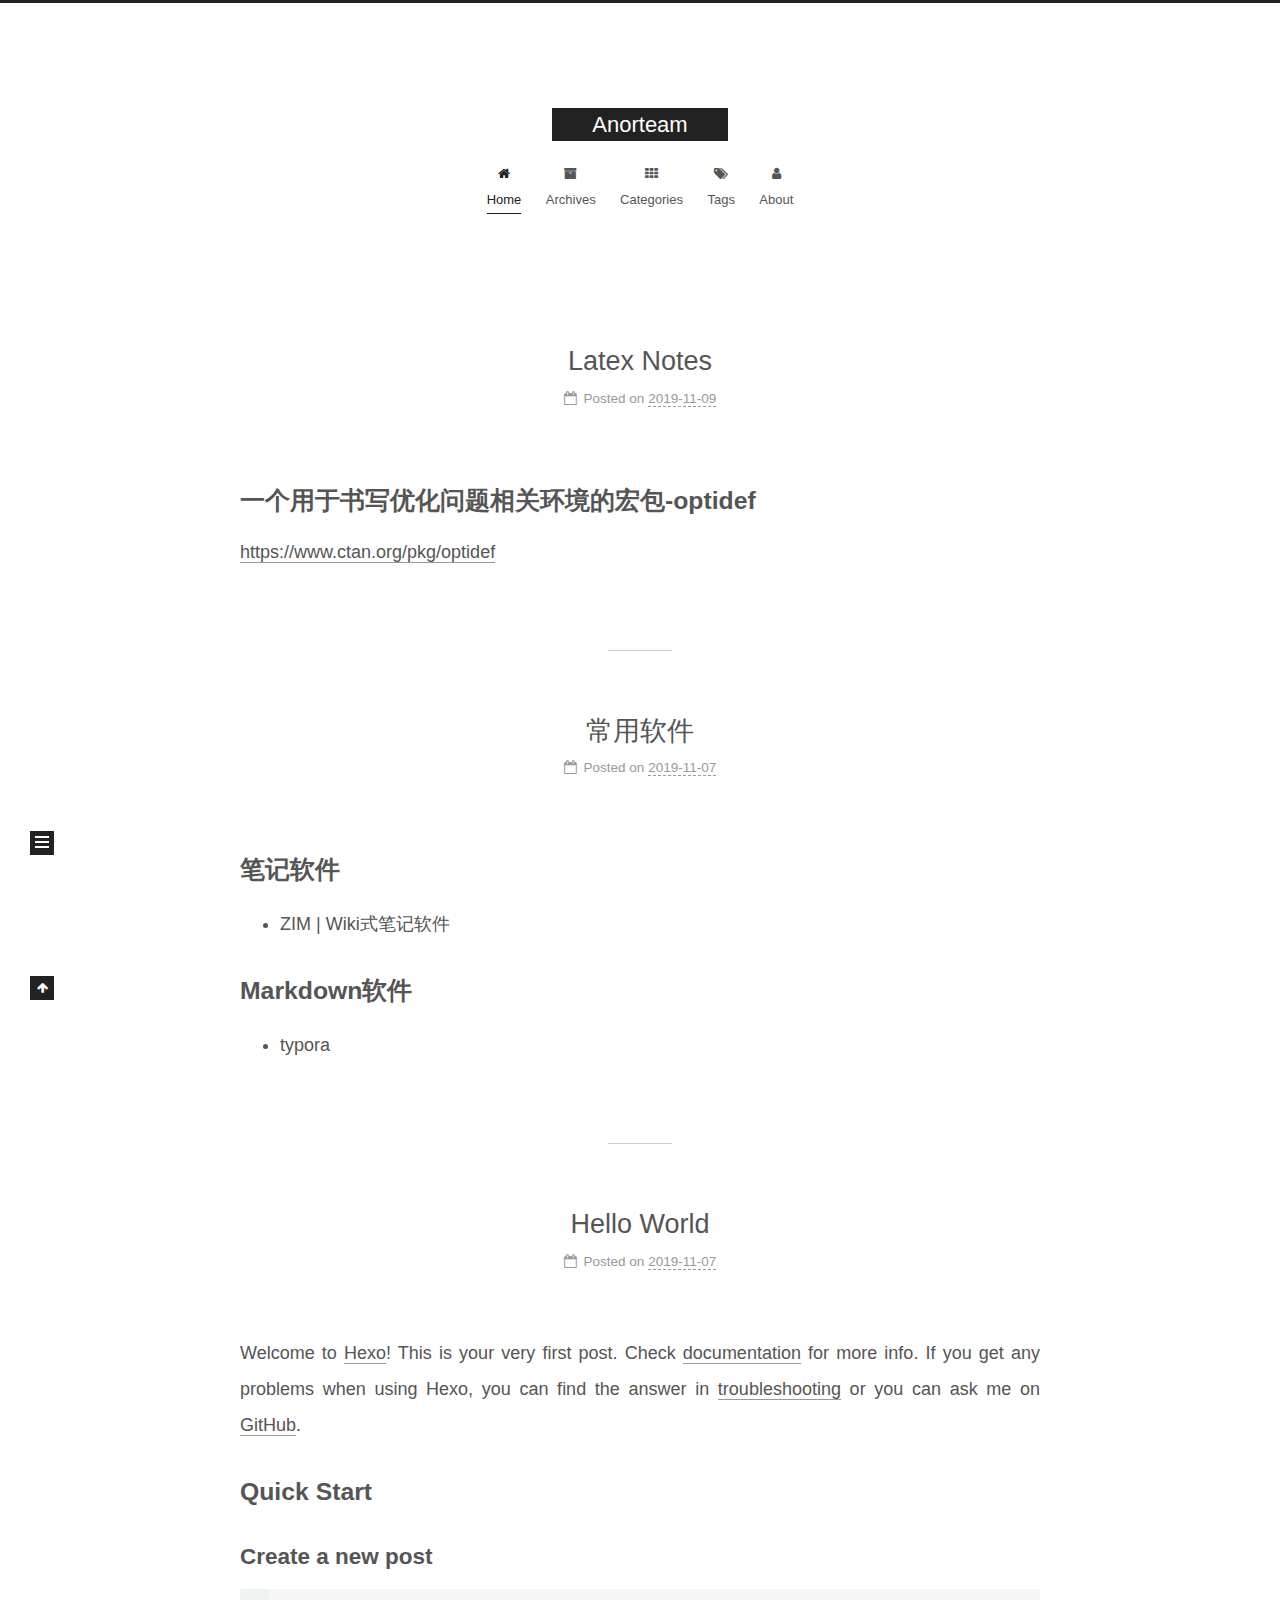
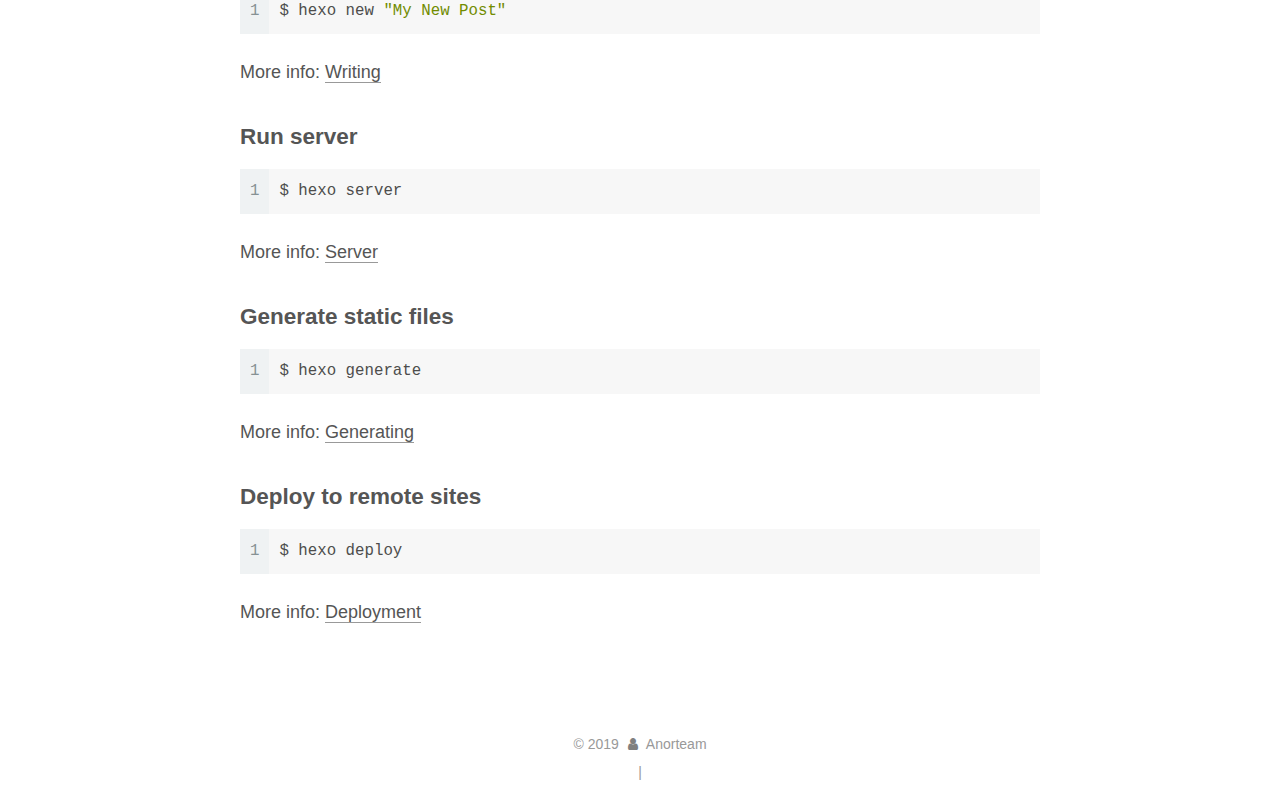
<file: index.html>
<!DOCTYPE html>
<html lang="en">
<head>
  <!-- hexo-inject:begin --><!-- hexo-inject:end --><meta charset="UTF-8">
<meta name="viewport" content="width=device-width, initial-scale=1, maximum-scale=2">
<meta name="theme-color" content="#222">
<meta name="generator" content="Hexo 4.0.0">
  <link rel="apple-touch-icon" sizes="180x180" href="/images/apple-touch-icon-next.png">
  <link rel="icon" type="image/png" sizes="32x32" href="/images/favicon-32x32-next.png">
  <link rel="icon" type="image/png" sizes="16x16" href="/images/favicon-16x16-next.png">
  <link rel="mask-icon" href="/images/logo.svg" color="#222">

<link rel="stylesheet" href="/css/main.css">


<link rel="stylesheet" href="/lib/font-awesome/css/font-awesome.min.css">


<script id="hexo-configurations">
  var NexT = window.NexT || {};
  var CONFIG = {
    root: '/',
    scheme: 'Muse',
    version: '7.5.0',
    exturl: false,
    sidebar: {"position":"left","display":"post","offset":12,"onmobile":false},
    copycode: {"enable":false,"show_result":false,"style":null},
    back2top: {"enable":true,"sidebar":false,"scrollpercent":false},
    bookmark: {"enable":false,"color":"#222","save":"auto"},
    fancybox: false,
    mediumzoom: false,
    lazyload: false,
    pangu: false,
    algolia: {
      appID: '',
      apiKey: '',
      indexName: '',
      hits: {"per_page":10},
      labels: {"input_placeholder":"Search for Posts","hits_empty":"We didn't find any results for the search: ${query}","hits_stats":"${hits} results found in ${time} ms"}
    },
    localsearch: {"enable":false,"trigger":"auto","top_n_per_article":1,"unescape":false,"preload":false},
    path: '',
    motion: {"enable":false,"async":false,"transition":{"post_block":"fadeIn","post_header":"slideDownIn","post_body":"slideDownIn","coll_header":"slideLeftIn","sidebar":"slideUpIn"}},
    translation: {
      copy_button: 'Copy',
      copy_success: 'Copied',
      copy_failure: 'Copy failed'
    },
    sidebarPadding: 40
  };
</script>

  <meta property="og:type" content="website">
<meta property="og:title" content="Anorteam">
<meta property="og:url" content="http:&#x2F;&#x2F;yoursite.com&#x2F;index.html">
<meta property="og:site_name" content="Anorteam">
<meta property="og:locale" content="en">
<meta name="twitter:card" content="summary">

<link rel="canonical" href="http://yoursite.com/">


<script id="page-configurations">
  // https://hexo.io/docs/variables.html
  CONFIG.page = {
    sidebar: "",
    isHome: true,
    isPost: false,
    isPage: false,
    isArchive: false
  };
</script>

  <title>Anorteam</title>
  


  <script>
    var _hmt = _hmt || [];
    (function() {
      var hm = document.createElement("script");
      hm.src = "https://hm.baidu.com/hm.js?d6268fba6fe25b1d26465d36213bb69b";
      var s = document.getElementsByTagName("script")[0];
      s.parentNode.insertBefore(hm, s);
    })();
  </script>




  <noscript>
  <style>
  .use-motion .brand,
  .use-motion .menu-item,
  .sidebar-inner,
  .use-motion .post-block,
  .use-motion .pagination,
  .use-motion .comments,
  .use-motion .post-header,
  .use-motion .post-body,
  .use-motion .collection-header { opacity: initial; }

  .use-motion .site-title,
  .use-motion .site-subtitle {
    opacity: initial;
    top: initial;
  }

  .use-motion .logo-line-before i { left: initial; }
  .use-motion .logo-line-after i { right: initial; }
  </style>
</noscript><!-- hexo-inject:begin --><!-- hexo-inject:end -->

</head>

<body itemscope itemtype="http://schema.org/WebPage">
  <!-- hexo-inject:begin --><!-- hexo-inject:end --><div class="container">
    <div class="headband"></div>

    <header class="header" itemscope itemtype="http://schema.org/WPHeader">
      <div class="header-inner"><div class="site-brand-container">
  <div class="site-meta">

    <div>
      <a href="/" class="brand" rel="start">
        <span class="logo-line-before"><i></i></span>
        <span class="site-title">Anorteam</span>
        <span class="logo-line-after"><i></i></span>
      </a>
    </div>
  </div>

  <div class="site-nav-toggle">
    <div class="toggle" aria-label="Toggle navigation bar">
      <span class="toggle-line toggle-line-first"></span>
      <span class="toggle-line toggle-line-middle"></span>
      <span class="toggle-line toggle-line-last"></span>
    </div>
  </div>
</div>


<nav class="site-nav">
  
  <ul id="menu" class="menu">
        <li class="menu-item menu-item-home">

    <a href="/" rel="section"><i class="fa fa-fw fa-home"></i>Home</a>

  </li>
        <li class="menu-item menu-item-archives">

    <a href="/archives/" rel="section"><i class="fa fa-fw fa-archive"></i>Archives</a>

  </li>
        <li class="menu-item menu-item-categories">

    <a href="/categories/" rel="section"><i class="fa fa-fw fa-th"></i>Categories</a>

  </li>
        <li class="menu-item menu-item-tags">

    <a href="/tags/" rel="section"><i class="fa fa-fw fa-tags"></i>Tags</a>

  </li>
        <li class="menu-item menu-item-about">

    <a href="/about/" rel="section"><i class="fa fa-fw fa-user"></i>About</a>

  </li>
  </ul>

</nav>
</div>
    </header>

    
  <div class="back-to-top">
    <i class="fa fa-arrow-up"></i>
    <span>0%</span>
  </div>


    <main class="main">
      <div class="main-inner">
        <div class="content-wrap">
          

          <div class="content">
            

  <div class="posts-expand">
        
  
  
  <article itemscope itemtype="http://schema.org/Article" class="post-block home" lang="en">
    <link itemprop="mainEntityOfPage" href="http://yoursite.com/2019/11/09/20191109-Latex-Notes/">

    <span hidden itemprop="author" itemscope itemtype="http://schema.org/Person">
      <meta itemprop="image" content="/images/avatar.gif">
      <meta itemprop="name" content="Anorteam">
      <meta itemprop="description" content="">
    </span>

    <span hidden itemprop="publisher" itemscope itemtype="http://schema.org/Organization">
      <meta itemprop="name" content="Anorteam">
    </span>
      <header class="post-header">
        <h1 class="post-title" itemprop="name headline">
          
            <a href="/2019/11/09/20191109-Latex-Notes/" class="post-title-link" itemprop="url">Latex Notes</a>
        </h1>

        <div class="post-meta">
            <span class="post-meta-item">
              <span class="post-meta-item-icon">
                <i class="fa fa-calendar-o"></i>
              </span>
              <span class="post-meta-item-text">Posted on</span>
              

              <time title="Created: 2019-11-09 16:54:46 / Modified: 16:57:05" itemprop="dateCreated datePublished" datetime="2019-11-09T16:54:46+08:00">2019-11-09</time>
            </span>

          

        </div>
      </header>

    
    
    
    <div class="post-body" itemprop="articleBody">

      
          <h2 id="一个用于书写优化问题相关环境的宏包-optidef"><a href="#一个用于书写优化问题相关环境的宏包-optidef" class="headerlink" title="一个用于书写优化问题相关环境的宏包-optidef"></a>一个用于书写优化问题相关环境的宏包-optidef</h2><p><a href="https://www.ctan.org/pkg/optidef" target="_blank" rel="noopener">https://www.ctan.org/pkg/optidef</a></p>

      
    </div>

    
    
    
      <footer class="post-footer">
        <div class="post-eof"></div>
      </footer>
  </article>
  
  
  

        
  
  
  <article itemscope itemtype="http://schema.org/Article" class="post-block home" lang="en">
    <link itemprop="mainEntityOfPage" href="http://yoursite.com/2019/11/07/20191107-software-lists/">

    <span hidden itemprop="author" itemscope itemtype="http://schema.org/Person">
      <meta itemprop="image" content="/images/avatar.gif">
      <meta itemprop="name" content="Anorteam">
      <meta itemprop="description" content="">
    </span>

    <span hidden itemprop="publisher" itemscope itemtype="http://schema.org/Organization">
      <meta itemprop="name" content="Anorteam">
    </span>
      <header class="post-header">
        <h1 class="post-title" itemprop="name headline">
          
            <a href="/2019/11/07/20191107-software-lists/" class="post-title-link" itemprop="url">常用软件</a>
        </h1>

        <div class="post-meta">
            <span class="post-meta-item">
              <span class="post-meta-item-icon">
                <i class="fa fa-calendar-o"></i>
              </span>
              <span class="post-meta-item-text">Posted on</span>
              

              <time title="Created: 2019-11-07 13:03:38 / Modified: 13:05:10" itemprop="dateCreated datePublished" datetime="2019-11-07T13:03:38+08:00">2019-11-07</time>
            </span>

          

        </div>
      </header>

    
    
    
    <div class="post-body" itemprop="articleBody">

      
          <h2 id="笔记软件"><a href="#笔记软件" class="headerlink" title="笔记软件"></a>笔记软件</h2><ul>
<li>ZIM | Wiki式笔记软件</li>
</ul>
<h2 id="Markdown软件"><a href="#Markdown软件" class="headerlink" title="Markdown软件"></a>Markdown软件</h2><ul>
<li>typora</li>
</ul>

      
    </div>

    
    
    
      <footer class="post-footer">
        <div class="post-eof"></div>
      </footer>
  </article>
  
  
  

        
  
  
  <article itemscope itemtype="http://schema.org/Article" class="post-block home" lang="en">
    <link itemprop="mainEntityOfPage" href="http://yoursite.com/2019/11/07/hello-world/">

    <span hidden itemprop="author" itemscope itemtype="http://schema.org/Person">
      <meta itemprop="image" content="/images/avatar.gif">
      <meta itemprop="name" content="Anorteam">
      <meta itemprop="description" content="">
    </span>

    <span hidden itemprop="publisher" itemscope itemtype="http://schema.org/Organization">
      <meta itemprop="name" content="Anorteam">
    </span>
      <header class="post-header">
        <h1 class="post-title" itemprop="name headline">
          
            <a href="/2019/11/07/hello-world/" class="post-title-link" itemprop="url">Hello World</a>
        </h1>

        <div class="post-meta">
            <span class="post-meta-item">
              <span class="post-meta-item-icon">
                <i class="fa fa-calendar-o"></i>
              </span>
              <span class="post-meta-item-text">Posted on</span>

              <time title="Created: 2019-11-07 12:38:29" itemprop="dateCreated datePublished" datetime="2019-11-07T12:38:29+08:00">2019-11-07</time>
            </span>

          

        </div>
      </header>

    
    
    
    <div class="post-body" itemprop="articleBody">

      
          <p>Welcome to <a href="https://hexo.io/" target="_blank" rel="noopener">Hexo</a>! This is your very first post. Check <a href="https://hexo.io/docs/" target="_blank" rel="noopener">documentation</a> for more info. If you get any problems when using Hexo, you can find the answer in <a href="https://hexo.io/docs/troubleshooting.html" target="_blank" rel="noopener">troubleshooting</a> or you can ask me on <a href="https://github.com/hexojs/hexo/issues" target="_blank" rel="noopener">GitHub</a>.</p>
<h2 id="Quick-Start"><a href="#Quick-Start" class="headerlink" title="Quick Start"></a>Quick Start</h2><h3 id="Create-a-new-post"><a href="#Create-a-new-post" class="headerlink" title="Create a new post"></a>Create a new post</h3><figure class="highlight bash"><table><tr><td class="gutter"><pre><span class="line">1</span><br></pre></td><td class="code"><pre><span class="line">$ hexo new <span class="string">"My New Post"</span></span><br></pre></td></tr></table></figure>

<p>More info: <a href="https://hexo.io/docs/writing.html" target="_blank" rel="noopener">Writing</a></p>
<h3 id="Run-server"><a href="#Run-server" class="headerlink" title="Run server"></a>Run server</h3><figure class="highlight bash"><table><tr><td class="gutter"><pre><span class="line">1</span><br></pre></td><td class="code"><pre><span class="line">$ hexo server</span><br></pre></td></tr></table></figure>

<p>More info: <a href="https://hexo.io/docs/server.html" target="_blank" rel="noopener">Server</a></p>
<h3 id="Generate-static-files"><a href="#Generate-static-files" class="headerlink" title="Generate static files"></a>Generate static files</h3><figure class="highlight bash"><table><tr><td class="gutter"><pre><span class="line">1</span><br></pre></td><td class="code"><pre><span class="line">$ hexo generate</span><br></pre></td></tr></table></figure>

<p>More info: <a href="https://hexo.io/docs/generating.html" target="_blank" rel="noopener">Generating</a></p>
<h3 id="Deploy-to-remote-sites"><a href="#Deploy-to-remote-sites" class="headerlink" title="Deploy to remote sites"></a>Deploy to remote sites</h3><figure class="highlight bash"><table><tr><td class="gutter"><pre><span class="line">1</span><br></pre></td><td class="code"><pre><span class="line">$ hexo deploy</span><br></pre></td></tr></table></figure>

<p>More info: <a href="https://hexo.io/docs/one-command-deployment.html" target="_blank" rel="noopener">Deployment</a></p>

      
    </div>

    
    
    
      <footer class="post-footer">
        <div class="post-eof"></div>
      </footer>
  </article>
  
  
  

  </div>

  



          </div>
          

        </div>
          
  
  <div class="toggle sidebar-toggle">
    <span class="toggle-line toggle-line-first"></span>
    <span class="toggle-line toggle-line-middle"></span>
    <span class="toggle-line toggle-line-last"></span>
  </div>

  <aside class="sidebar">
    <div class="sidebar-inner">

      <ul class="sidebar-nav motion-element">
        <li class="sidebar-nav-toc">
          Table of Contents
        </li>
        <li class="sidebar-nav-overview">
          Overview
        </li>
      </ul>

      <!--noindex-->
      <div class="post-toc-wrap sidebar-panel">
      </div>
      <!--/noindex-->

      <div class="site-overview-wrap sidebar-panel">
        <div class="site-author motion-element" itemprop="author" itemscope itemtype="http://schema.org/Person">
  <img class="site-author-image" itemprop="image" alt="Anorteam"
    src="/images/avatar.gif">
  <p class="site-author-name" itemprop="name">Anorteam</p>
  <div class="site-description" itemprop="description"></div>
</div>
<div class="site-state-wrap motion-element">
  <nav class="site-state">
      <div class="site-state-item site-state-posts">
          <a href="/archives/">
        
          <span class="site-state-item-count">3</span>
          <span class="site-state-item-name">posts</span>
        </a>
      </div>
      <div class="site-state-item site-state-tags">
            <a href="/tags/">
          
        <span class="site-state-item-count">1</span>
        <span class="site-state-item-name">tags</span></a>
      </div>
  </nav>
</div>
  <div class="links-of-author motion-element">
      <span class="links-of-author-item">
        <a href="https://github.com/anorteam" title="GitHub &amp;rarr; https:&#x2F;&#x2F;github.com&#x2F;anorteam" rel="noopener" target="_blank"><i class="fa fa-fw fa-github"></i>GitHub</a>
      </span>
  </div>



      </div>

    </div>
  </aside>
  <div id="sidebar-dimmer"></div>


      </div>
    </main>

    <footer class="footer">
      <div class="footer-inner">
        

<div class="copyright">
  
  &copy; 
  <span itemprop="copyrightYear">2019</span>
  <span class="with-love">
    <i class="fa fa-user"></i>
  </span>
  <span class="author" itemprop="copyrightHolder">Anorteam</span>
</div>

        
<div class="busuanzi-count">
  <script async src="https://busuanzi.ibruce.info/busuanzi/2.3/busuanzi.pure.mini.js"></script>
    <span class="post-meta-item" id="busuanzi_container_site_uv" style="display: none;">
      <span class="post-meta-item-icon">
        <i class="fa fa-user"></i>
      </span>
      <span class="site-uv" title="Total Visitors">
        <span id="busuanzi_value_site_uv"></span>
      </span>
    </span>
    <span class="post-meta-divider">|</span>
    <span class="post-meta-item" id="busuanzi_container_site_pv" style="display: none;">
      <span class="post-meta-item-icon">
        <i class="fa fa-eye"></i>
      </span>
      <span class="site-pv" title="Total Views">
        <span id="busuanzi_value_site_pv"></span>
      </span>
    </span>
</div>












        
      </div>
    </footer>
  </div>

  
  <script src="/lib/anime.min.js"></script>
<script src="/js/utils.js"></script>
<script src="/js/schemes/muse.js"></script>
<script src="/js/next-boot.js"></script><!-- hexo-inject:begin --><!-- hexo-inject:end -->



  
















  

  

  

</body>
</html>
</file>
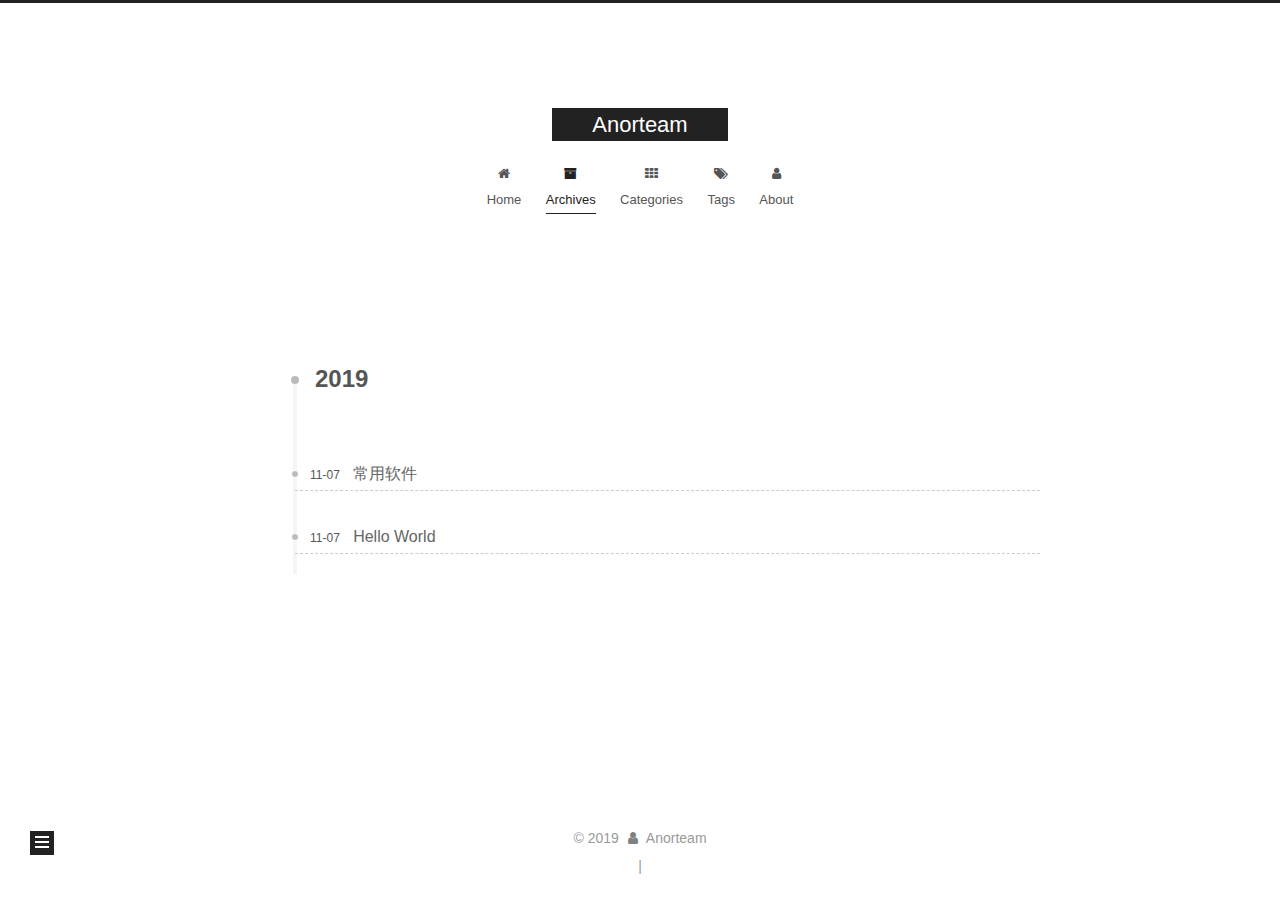
<file: archives/index.html>
<!DOCTYPE html>
<html lang="en">
<head>
  <!-- hexo-inject:begin --><!-- hexo-inject:end --><meta charset="UTF-8">
<meta name="viewport" content="width=device-width, initial-scale=1, maximum-scale=2">
<meta name="theme-color" content="#222">
<meta name="generator" content="Hexo 4.0.0">
  <link rel="apple-touch-icon" sizes="180x180" href="/images/apple-touch-icon-next.png">
  <link rel="icon" type="image/png" sizes="32x32" href="/images/favicon-32x32-next.png">
  <link rel="icon" type="image/png" sizes="16x16" href="/images/favicon-16x16-next.png">
  <link rel="mask-icon" href="/images/logo.svg" color="#222">

<link rel="stylesheet" href="/css/main.css">


<link rel="stylesheet" href="/lib/font-awesome/css/font-awesome.min.css">


<script id="hexo-configurations">
  var NexT = window.NexT || {};
  var CONFIG = {
    root: '/',
    scheme: 'Muse',
    version: '7.5.0',
    exturl: false,
    sidebar: {"position":"left","display":"post","offset":12,"onmobile":false},
    copycode: {"enable":false,"show_result":false,"style":null},
    back2top: {"enable":true,"sidebar":false,"scrollpercent":false},
    bookmark: {"enable":false,"color":"#222","save":"auto"},
    fancybox: false,
    mediumzoom: false,
    lazyload: false,
    pangu: false,
    algolia: {
      appID: '',
      apiKey: '',
      indexName: '',
      hits: {"per_page":10},
      labels: {"input_placeholder":"Search for Posts","hits_empty":"We didn't find any results for the search: ${query}","hits_stats":"${hits} results found in ${time} ms"}
    },
    localsearch: {"enable":false,"trigger":"auto","top_n_per_article":1,"unescape":false,"preload":false},
    path: '',
    motion: {"enable":false,"async":false,"transition":{"post_block":"fadeIn","post_header":"slideDownIn","post_body":"slideDownIn","coll_header":"slideLeftIn","sidebar":"slideUpIn"}},
    translation: {
      copy_button: 'Copy',
      copy_success: 'Copied',
      copy_failure: 'Copy failed'
    },
    sidebarPadding: 40
  };
</script>

  <meta property="og:type" content="website">
<meta property="og:title" content="Anorteam">
<meta property="og:url" content="http:&#x2F;&#x2F;yoursite.com&#x2F;archives&#x2F;index.html">
<meta property="og:site_name" content="Anorteam">
<meta property="og:locale" content="en">
<meta name="twitter:card" content="summary">

<link rel="canonical" href="http://yoursite.com/archives/">


<script id="page-configurations">
  // https://hexo.io/docs/variables.html
  CONFIG.page = {
    sidebar: "",
    isHome: false,
    isPost: false,
    isPage: false,
    isArchive: true
  };
</script>

  <title>Archive | Anorteam</title>
  


  <script>
    var _hmt = _hmt || [];
    (function() {
      var hm = document.createElement("script");
      hm.src = "https://hm.baidu.com/hm.js?d6268fba6fe25b1d26465d36213bb69b";
      var s = document.getElementsByTagName("script")[0];
      s.parentNode.insertBefore(hm, s);
    })();
  </script>




  <noscript>
  <style>
  .use-motion .brand,
  .use-motion .menu-item,
  .sidebar-inner,
  .use-motion .post-block,
  .use-motion .pagination,
  .use-motion .comments,
  .use-motion .post-header,
  .use-motion .post-body,
  .use-motion .collection-header { opacity: initial; }

  .use-motion .site-title,
  .use-motion .site-subtitle {
    opacity: initial;
    top: initial;
  }

  .use-motion .logo-line-before i { left: initial; }
  .use-motion .logo-line-after i { right: initial; }
  </style>
</noscript><!-- hexo-inject:begin --><!-- hexo-inject:end -->

</head>

<body itemscope itemtype="http://schema.org/WebPage">
  <!-- hexo-inject:begin --><!-- hexo-inject:end --><div class="container">
    <div class="headband"></div>

    <header class="header" itemscope itemtype="http://schema.org/WPHeader">
      <div class="header-inner"><div class="site-brand-container">
  <div class="site-meta">

    <div>
      <a href="/" class="brand" rel="start">
        <span class="logo-line-before"><i></i></span>
        <span class="site-title">Anorteam</span>
        <span class="logo-line-after"><i></i></span>
      </a>
    </div>
  </div>

  <div class="site-nav-toggle">
    <div class="toggle" aria-label="Toggle navigation bar">
      <span class="toggle-line toggle-line-first"></span>
      <span class="toggle-line toggle-line-middle"></span>
      <span class="toggle-line toggle-line-last"></span>
    </div>
  </div>
</div>


<nav class="site-nav">
  
  <ul id="menu" class="menu">
        <li class="menu-item menu-item-home">

    <a href="/" rel="section"><i class="fa fa-fw fa-home"></i>Home</a>

  </li>
        <li class="menu-item menu-item-archives">

    <a href="/archives/" rel="section"><i class="fa fa-fw fa-archive"></i>Archives</a>

  </li>
        <li class="menu-item menu-item-categories">

    <a href="/categories/" rel="section"><i class="fa fa-fw fa-th"></i>Categories</a>

  </li>
        <li class="menu-item menu-item-tags">

    <a href="/tags/" rel="section"><i class="fa fa-fw fa-tags"></i>Tags</a>

  </li>
        <li class="menu-item menu-item-about">

    <a href="/about/" rel="section"><i class="fa fa-fw fa-user"></i>About</a>

  </li>
  </ul>

</nav>
</div>
    </header>

    
  <div class="back-to-top">
    <i class="fa fa-arrow-up"></i>
    <span>0%</span>
  </div>


    <main class="main">
      <div class="main-inner">
        <div class="content-wrap">
          

          <div class="content">
            

  
  
  
  <div class="post-block">
    <div class="posts-collapse">

      
    <div class="collection-year">
      <h1 class="collection-header">2019</h1>
    </div>

  <article itemscope itemtype="http://schema.org/Article">
    <header class="post-header">

      <div class="post-meta">
        <time itemprop="dateCreated"
              datetime="2019-11-07T13:03:38+08:00"
              content="2019-11-07">
          11-07
        </time>
      </div>

      <h2 class="post-title">
          <a class="post-title-link" href="/2019/11/07/20191107-software-lists/" itemprop="url">
            <span itemprop="name">常用软件</span>
          </a>
      </h2>

    </header>
  </article>

  <article itemscope itemtype="http://schema.org/Article">
    <header class="post-header">

      <div class="post-meta">
        <time itemprop="dateCreated"
              datetime="2019-11-07T12:38:29+08:00"
              content="2019-11-07">
          11-07
        </time>
      </div>

      <h2 class="post-title">
          <a class="post-title-link" href="/2019/11/07/hello-world/" itemprop="url">
            <span itemprop="name">Hello World</span>
          </a>
      </h2>

    </header>
  </article>


    </div>
  </div>
  
  
  

  



          </div>
          

        </div>
          
  
  <div class="toggle sidebar-toggle">
    <span class="toggle-line toggle-line-first"></span>
    <span class="toggle-line toggle-line-middle"></span>
    <span class="toggle-line toggle-line-last"></span>
  </div>

  <aside class="sidebar">
    <div class="sidebar-inner">

      <ul class="sidebar-nav motion-element">
        <li class="sidebar-nav-toc">
          Table of Contents
        </li>
        <li class="sidebar-nav-overview">
          Overview
        </li>
      </ul>

      <!--noindex-->
      <div class="post-toc-wrap sidebar-panel">
      </div>
      <!--/noindex-->

      <div class="site-overview-wrap sidebar-panel">
        <div class="site-author motion-element" itemprop="author" itemscope itemtype="http://schema.org/Person">
  <img class="site-author-image" itemprop="image" alt="Anorteam"
    src="/images/avatar.gif">
  <p class="site-author-name" itemprop="name">Anorteam</p>
  <div class="site-description" itemprop="description"></div>
</div>
<div class="site-state-wrap motion-element">
  <nav class="site-state">
      <div class="site-state-item site-state-posts">
          <a href="/archives/">
        
          <span class="site-state-item-count">2</span>
          <span class="site-state-item-name">posts</span>
        </a>
      </div>
      <div class="site-state-item site-state-tags">
            <a href="/tags/">
          
        <span class="site-state-item-count">1</span>
        <span class="site-state-item-name">tags</span></a>
      </div>
  </nav>
</div>
  <div class="links-of-author motion-element">
      <span class="links-of-author-item">
        <a href="https://github.com/anorteam" title="GitHub &amp;rarr; https:&#x2F;&#x2F;github.com&#x2F;anorteam" rel="noopener" target="_blank"><i class="fa fa-fw fa-github"></i>GitHub</a>
      </span>
  </div>



      </div>

    </div>
  </aside>
  <div id="sidebar-dimmer"></div>


      </div>
    </main>

    <footer class="footer">
      <div class="footer-inner">
        

<div class="copyright">
  
  &copy; 
  <span itemprop="copyrightYear">2019</span>
  <span class="with-love">
    <i class="fa fa-user"></i>
  </span>
  <span class="author" itemprop="copyrightHolder">Anorteam</span>
</div>

        
<div class="busuanzi-count">
  <script async src="https://busuanzi.ibruce.info/busuanzi/2.3/busuanzi.pure.mini.js"></script>
    <span class="post-meta-item" id="busuanzi_container_site_uv" style="display: none;">
      <span class="post-meta-item-icon">
        <i class="fa fa-user"></i>
      </span>
      <span class="site-uv" title="Total Visitors">
        <span id="busuanzi_value_site_uv"></span>
      </span>
    </span>
    <span class="post-meta-divider">|</span>
    <span class="post-meta-item" id="busuanzi_container_site_pv" style="display: none;">
      <span class="post-meta-item-icon">
        <i class="fa fa-eye"></i>
      </span>
      <span class="site-pv" title="Total Views">
        <span id="busuanzi_value_site_pv"></span>
      </span>
    </span>
</div>












        
      </div>
    </footer>
  </div>

  
  <script src="/lib/anime.min.js"></script>
<script src="/js/utils.js"></script>
<script src="/js/schemes/muse.js"></script>
<script src="/js/next-boot.js"></script><!-- hexo-inject:begin --><!-- hexo-inject:end -->



  
















  

  

  

</body>
</html>
</file>
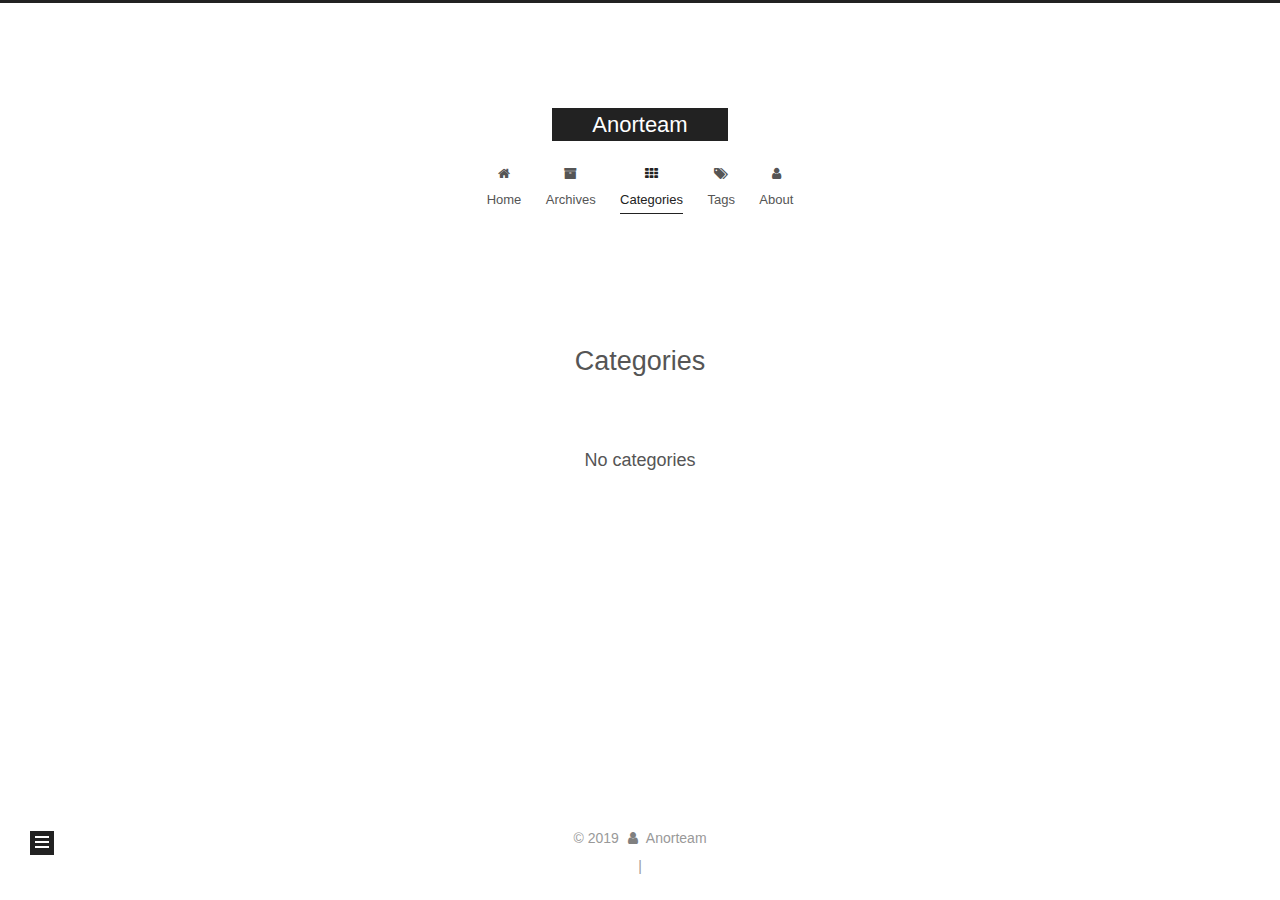
<file: categories/index.html>
<!DOCTYPE html>
<html lang="en">
<head>
  <!-- hexo-inject:begin --><!-- hexo-inject:end --><meta charset="UTF-8">
<meta name="viewport" content="width=device-width, initial-scale=1, maximum-scale=2">
<meta name="theme-color" content="#222">
<meta name="generator" content="Hexo 4.0.0">
  <link rel="apple-touch-icon" sizes="180x180" href="/images/apple-touch-icon-next.png">
  <link rel="icon" type="image/png" sizes="32x32" href="/images/favicon-32x32-next.png">
  <link rel="icon" type="image/png" sizes="16x16" href="/images/favicon-16x16-next.png">
  <link rel="mask-icon" href="/images/logo.svg" color="#222">

<link rel="stylesheet" href="/css/main.css">


<link rel="stylesheet" href="/lib/font-awesome/css/font-awesome.min.css">


<script id="hexo-configurations">
  var NexT = window.NexT || {};
  var CONFIG = {
    root: '/',
    scheme: 'Muse',
    version: '7.5.0',
    exturl: false,
    sidebar: {"position":"left","display":"post","offset":12,"onmobile":false},
    copycode: {"enable":false,"show_result":false,"style":null},
    back2top: {"enable":true,"sidebar":false,"scrollpercent":false},
    bookmark: {"enable":false,"color":"#222","save":"auto"},
    fancybox: false,
    mediumzoom: false,
    lazyload: false,
    pangu: false,
    algolia: {
      appID: '',
      apiKey: '',
      indexName: '',
      hits: {"per_page":10},
      labels: {"input_placeholder":"Search for Posts","hits_empty":"We didn't find any results for the search: ${query}","hits_stats":"${hits} results found in ${time} ms"}
    },
    localsearch: {"enable":false,"trigger":"auto","top_n_per_article":1,"unescape":false,"preload":false},
    path: '',
    motion: {"enable":false,"async":false,"transition":{"post_block":"fadeIn","post_header":"slideDownIn","post_body":"slideDownIn","coll_header":"slideLeftIn","sidebar":"slideUpIn"}},
    translation: {
      copy_button: 'Copy',
      copy_success: 'Copied',
      copy_failure: 'Copy failed'
    },
    sidebarPadding: 40
  };
</script>

  <meta property="og:type" content="website">
<meta property="og:title" content="Categories">
<meta property="og:url" content="http:&#x2F;&#x2F;yoursite.com&#x2F;categories&#x2F;index.html">
<meta property="og:site_name" content="Anorteam">
<meta property="og:locale" content="en">
<meta property="og:updated_time" content="2019-11-07T07:46:55.440Z">
<meta name="twitter:card" content="summary">

<link rel="canonical" href="http://yoursite.com/categories/">


<script id="page-configurations">
  // https://hexo.io/docs/variables.html
  CONFIG.page = {
    sidebar: "",
    isHome: false,
    isPost: false,
    isPage: true,
    isArchive: false
  };
</script>

  <title>Categories | Anorteam
  </title>
  


  <script>
    var _hmt = _hmt || [];
    (function() {
      var hm = document.createElement("script");
      hm.src = "https://hm.baidu.com/hm.js?d6268fba6fe25b1d26465d36213bb69b";
      var s = document.getElementsByTagName("script")[0];
      s.parentNode.insertBefore(hm, s);
    })();
  </script>




  <noscript>
  <style>
  .use-motion .brand,
  .use-motion .menu-item,
  .sidebar-inner,
  .use-motion .post-block,
  .use-motion .pagination,
  .use-motion .comments,
  .use-motion .post-header,
  .use-motion .post-body,
  .use-motion .collection-header { opacity: initial; }

  .use-motion .site-title,
  .use-motion .site-subtitle {
    opacity: initial;
    top: initial;
  }

  .use-motion .logo-line-before i { left: initial; }
  .use-motion .logo-line-after i { right: initial; }
  </style>
</noscript><!-- hexo-inject:begin --><!-- hexo-inject:end -->

</head>

<body itemscope itemtype="http://schema.org/WebPage">
  <!-- hexo-inject:begin --><!-- hexo-inject:end --><div class="container">
    <div class="headband"></div>

    <header class="header" itemscope itemtype="http://schema.org/WPHeader">
      <div class="header-inner"><div class="site-brand-container">
  <div class="site-meta">

    <div>
      <a href="/" class="brand" rel="start">
        <span class="logo-line-before"><i></i></span>
        <span class="site-title">Anorteam</span>
        <span class="logo-line-after"><i></i></span>
      </a>
    </div>
  </div>

  <div class="site-nav-toggle">
    <div class="toggle" aria-label="Toggle navigation bar">
      <span class="toggle-line toggle-line-first"></span>
      <span class="toggle-line toggle-line-middle"></span>
      <span class="toggle-line toggle-line-last"></span>
    </div>
  </div>
</div>


<nav class="site-nav">
  
  <ul id="menu" class="menu">
        <li class="menu-item menu-item-home">

    <a href="/" rel="section"><i class="fa fa-fw fa-home"></i>Home</a>

  </li>
        <li class="menu-item menu-item-archives">

    <a href="/archives/" rel="section"><i class="fa fa-fw fa-archive"></i>Archives</a>

  </li>
        <li class="menu-item menu-item-categories">

    <a href="/categories/" rel="section"><i class="fa fa-fw fa-th"></i>Categories</a>

  </li>
        <li class="menu-item menu-item-tags">

    <a href="/tags/" rel="section"><i class="fa fa-fw fa-tags"></i>Tags</a>

  </li>
        <li class="menu-item menu-item-about">

    <a href="/about/" rel="section"><i class="fa fa-fw fa-user"></i>About</a>

  </li>
  </ul>

</nav>
</div>
    </header>

    
  <div class="back-to-top">
    <i class="fa fa-arrow-up"></i>
    <span>0%</span>
  </div>


    <main class="main">
      <div class="main-inner">
        <div class="content-wrap">
          
  
  

          <div class="content">
            

  <div class="posts-expand">
    
    
    
    <div class="post-block" lang="en">
      <header class="post-header">

<h1 class="post-title" itemprop="name headline">Categories
</h1>

<div class="post-meta">
  

</div>

</header>

      
      
      
      <div class="post-body">
          <div class="category-all-page">
            <div class="category-all-title">
              No categories
            </div>
            <div class="category-all">
              
            </div>
          </div>
        
      </div>
      
      
      
    </div>
    

    
    
    
  </div>


          </div>
          

        </div>
          
  
  <div class="toggle sidebar-toggle">
    <span class="toggle-line toggle-line-first"></span>
    <span class="toggle-line toggle-line-middle"></span>
    <span class="toggle-line toggle-line-last"></span>
  </div>

  <aside class="sidebar">
    <div class="sidebar-inner">

      <ul class="sidebar-nav motion-element">
        <li class="sidebar-nav-toc">
          Table of Contents
        </li>
        <li class="sidebar-nav-overview">
          Overview
        </li>
      </ul>

      <!--noindex-->
      <div class="post-toc-wrap sidebar-panel">
      </div>
      <!--/noindex-->

      <div class="site-overview-wrap sidebar-panel">
        <div class="site-author motion-element" itemprop="author" itemscope itemtype="http://schema.org/Person">
  <img class="site-author-image" itemprop="image" alt="Anorteam"
    src="/images/avatar.gif">
  <p class="site-author-name" itemprop="name">Anorteam</p>
  <div class="site-description" itemprop="description"></div>
</div>
<div class="site-state-wrap motion-element">
  <nav class="site-state">
      <div class="site-state-item site-state-posts">
          <a href="/archives/">
        
          <span class="site-state-item-count">3</span>
          <span class="site-state-item-name">posts</span>
        </a>
      </div>
      <div class="site-state-item site-state-tags">
            <a href="/tags/">
          
        <span class="site-state-item-count">1</span>
        <span class="site-state-item-name">tags</span></a>
      </div>
  </nav>
</div>
  <div class="links-of-author motion-element">
      <span class="links-of-author-item">
        <a href="https://github.com/anorteam" title="GitHub &amp;rarr; https:&#x2F;&#x2F;github.com&#x2F;anorteam" rel="noopener" target="_blank"><i class="fa fa-fw fa-github"></i>GitHub</a>
      </span>
  </div>



      </div>

    </div>
  </aside>
  <div id="sidebar-dimmer"></div>


      </div>
    </main>

    <footer class="footer">
      <div class="footer-inner">
        

<div class="copyright">
  
  &copy; 
  <span itemprop="copyrightYear">2019</span>
  <span class="with-love">
    <i class="fa fa-user"></i>
  </span>
  <span class="author" itemprop="copyrightHolder">Anorteam</span>
</div>

        
<div class="busuanzi-count">
  <script async src="https://busuanzi.ibruce.info/busuanzi/2.3/busuanzi.pure.mini.js"></script>
    <span class="post-meta-item" id="busuanzi_container_site_uv" style="display: none;">
      <span class="post-meta-item-icon">
        <i class="fa fa-user"></i>
      </span>
      <span class="site-uv" title="Total Visitors">
        <span id="busuanzi_value_site_uv"></span>
      </span>
    </span>
    <span class="post-meta-divider">|</span>
    <span class="post-meta-item" id="busuanzi_container_site_pv" style="display: none;">
      <span class="post-meta-item-icon">
        <i class="fa fa-eye"></i>
      </span>
      <span class="site-pv" title="Total Views">
        <span id="busuanzi_value_site_pv"></span>
      </span>
    </span>
</div>












        
      </div>
    </footer>
  </div>

  
  <script src="/lib/anime.min.js"></script>
<script src="/js/utils.js"></script>
<script src="/js/schemes/muse.js"></script>
<script src="/js/next-boot.js"></script><!-- hexo-inject:begin --><!-- hexo-inject:end -->



  
















  

  

  

</body>
</html>
</file>
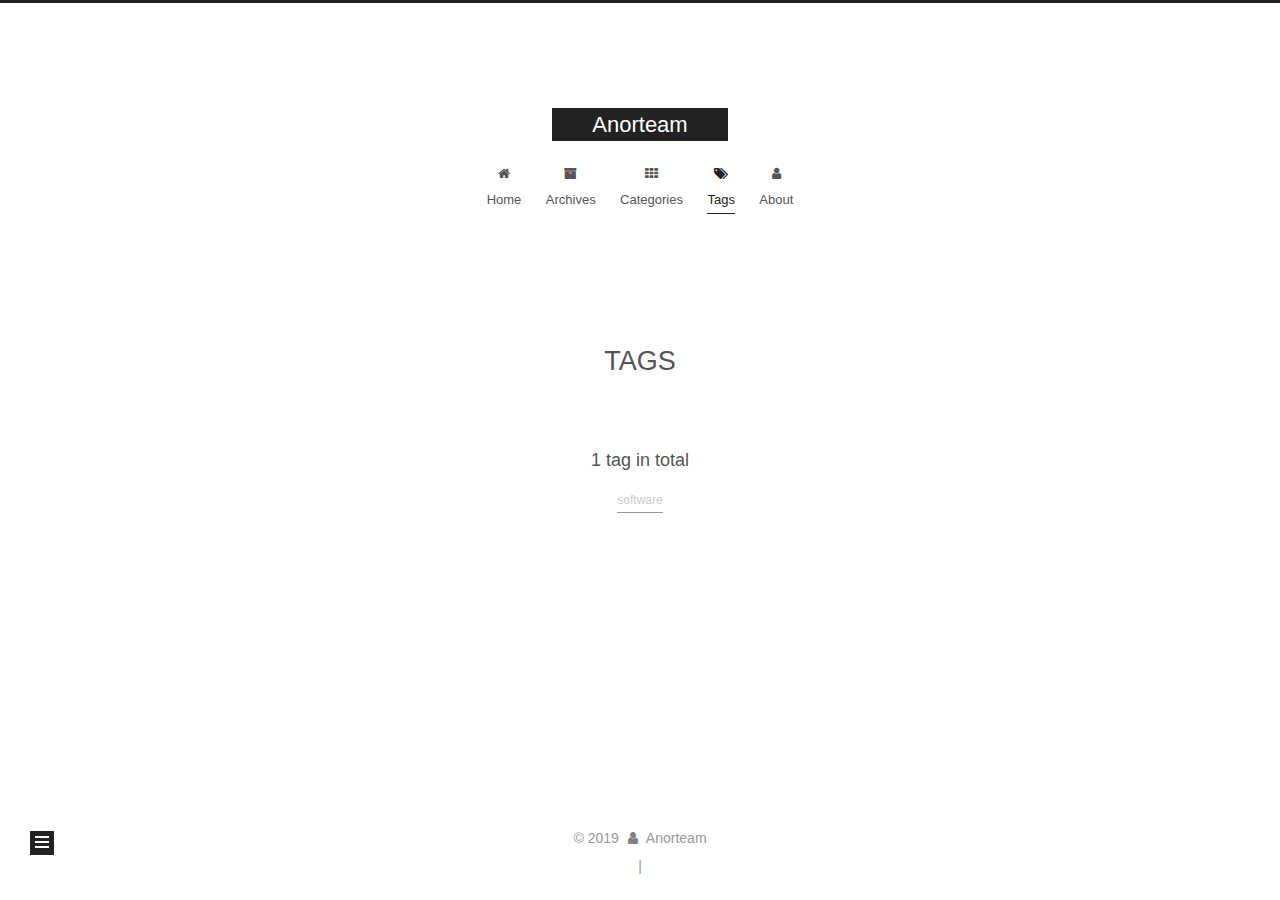
<file: tags/index.html>
<!DOCTYPE html>
<html lang="en">
<head>
  <!-- hexo-inject:begin --><!-- hexo-inject:end --><meta charset="UTF-8">
<meta name="viewport" content="width=device-width, initial-scale=1, maximum-scale=2">
<meta name="theme-color" content="#222">
<meta name="generator" content="Hexo 4.0.0">
  <link rel="apple-touch-icon" sizes="180x180" href="/images/apple-touch-icon-next.png">
  <link rel="icon" type="image/png" sizes="32x32" href="/images/favicon-32x32-next.png">
  <link rel="icon" type="image/png" sizes="16x16" href="/images/favicon-16x16-next.png">
  <link rel="mask-icon" href="/images/logo.svg" color="#222">

<link rel="stylesheet" href="/css/main.css">


<link rel="stylesheet" href="/lib/font-awesome/css/font-awesome.min.css">


<script id="hexo-configurations">
  var NexT = window.NexT || {};
  var CONFIG = {
    root: '/',
    scheme: 'Muse',
    version: '7.5.0',
    exturl: false,
    sidebar: {"position":"left","display":"post","offset":12,"onmobile":false},
    copycode: {"enable":false,"show_result":false,"style":null},
    back2top: {"enable":true,"sidebar":false,"scrollpercent":false},
    bookmark: {"enable":false,"color":"#222","save":"auto"},
    fancybox: false,
    mediumzoom: false,
    lazyload: false,
    pangu: false,
    algolia: {
      appID: '',
      apiKey: '',
      indexName: '',
      hits: {"per_page":10},
      labels: {"input_placeholder":"Search for Posts","hits_empty":"We didn't find any results for the search: ${query}","hits_stats":"${hits} results found in ${time} ms"}
    },
    localsearch: {"enable":false,"trigger":"auto","top_n_per_article":1,"unescape":false,"preload":false},
    path: '',
    motion: {"enable":false,"async":false,"transition":{"post_block":"fadeIn","post_header":"slideDownIn","post_body":"slideDownIn","coll_header":"slideLeftIn","sidebar":"slideUpIn"}},
    translation: {
      copy_button: 'Copy',
      copy_success: 'Copied',
      copy_failure: 'Copy failed'
    },
    sidebarPadding: 40
  };
</script>

  <meta property="og:type" content="website">
<meta property="og:title" content="TAGS">
<meta property="og:url" content="http:&#x2F;&#x2F;yoursite.com&#x2F;tags&#x2F;index.html">
<meta property="og:site_name" content="Anorteam">
<meta property="og:locale" content="en">
<meta property="og:updated_time" content="2019-11-07T07:44:31.013Z">
<meta name="twitter:card" content="summary">

<link rel="canonical" href="http://yoursite.com/tags/">


<script id="page-configurations">
  // https://hexo.io/docs/variables.html
  CONFIG.page = {
    sidebar: "",
    isHome: false,
    isPost: false,
    isPage: true,
    isArchive: false
  };
</script>

  <title>TAGS | Anorteam
  </title>
  


  <script>
    var _hmt = _hmt || [];
    (function() {
      var hm = document.createElement("script");
      hm.src = "https://hm.baidu.com/hm.js?d6268fba6fe25b1d26465d36213bb69b";
      var s = document.getElementsByTagName("script")[0];
      s.parentNode.insertBefore(hm, s);
    })();
  </script>




  <noscript>
  <style>
  .use-motion .brand,
  .use-motion .menu-item,
  .sidebar-inner,
  .use-motion .post-block,
  .use-motion .pagination,
  .use-motion .comments,
  .use-motion .post-header,
  .use-motion .post-body,
  .use-motion .collection-header { opacity: initial; }

  .use-motion .site-title,
  .use-motion .site-subtitle {
    opacity: initial;
    top: initial;
  }

  .use-motion .logo-line-before i { left: initial; }
  .use-motion .logo-line-after i { right: initial; }
  </style>
</noscript><!-- hexo-inject:begin --><!-- hexo-inject:end -->

</head>

<body itemscope itemtype="http://schema.org/WebPage">
  <!-- hexo-inject:begin --><!-- hexo-inject:end --><div class="container">
    <div class="headband"></div>

    <header class="header" itemscope itemtype="http://schema.org/WPHeader">
      <div class="header-inner"><div class="site-brand-container">
  <div class="site-meta">

    <div>
      <a href="/" class="brand" rel="start">
        <span class="logo-line-before"><i></i></span>
        <span class="site-title">Anorteam</span>
        <span class="logo-line-after"><i></i></span>
      </a>
    </div>
  </div>

  <div class="site-nav-toggle">
    <div class="toggle" aria-label="Toggle navigation bar">
      <span class="toggle-line toggle-line-first"></span>
      <span class="toggle-line toggle-line-middle"></span>
      <span class="toggle-line toggle-line-last"></span>
    </div>
  </div>
</div>


<nav class="site-nav">
  
  <ul id="menu" class="menu">
        <li class="menu-item menu-item-home">

    <a href="/" rel="section"><i class="fa fa-fw fa-home"></i>Home</a>

  </li>
        <li class="menu-item menu-item-archives">

    <a href="/archives/" rel="section"><i class="fa fa-fw fa-archive"></i>Archives</a>

  </li>
        <li class="menu-item menu-item-categories">

    <a href="/categories/" rel="section"><i class="fa fa-fw fa-th"></i>Categories</a>

  </li>
        <li class="menu-item menu-item-tags">

    <a href="/tags/" rel="section"><i class="fa fa-fw fa-tags"></i>Tags</a>

  </li>
        <li class="menu-item menu-item-about">

    <a href="/about/" rel="section"><i class="fa fa-fw fa-user"></i>About</a>

  </li>
  </ul>

</nav>
</div>
    </header>

    
  <div class="back-to-top">
    <i class="fa fa-arrow-up"></i>
    <span>0%</span>
  </div>


    <main class="main">
      <div class="main-inner">
        <div class="content-wrap">
          
  
  

          <div class="content">
            

  <div class="posts-expand">
    
    
    
    <div class="post-block" lang="en">
      <header class="post-header">

<h1 class="post-title" itemprop="name headline">TAGS
</h1>

<div class="post-meta">
  

</div>

</header>

      
      
      
      <div class="post-body">
          <div class="tag-cloud">
            <div class="tag-cloud-title">
              1 tag in total
            </div>
            <div class="tag-cloud-tags">
              <a href="/tags/software/" style="font-size: 12px; color: #ccc">software</a>
            </div>
          </div>
        
      </div>
      
      
      
    </div>
    

    
    
    
  </div>


          </div>
          

        </div>
          
  
  <div class="toggle sidebar-toggle">
    <span class="toggle-line toggle-line-first"></span>
    <span class="toggle-line toggle-line-middle"></span>
    <span class="toggle-line toggle-line-last"></span>
  </div>

  <aside class="sidebar">
    <div class="sidebar-inner">

      <ul class="sidebar-nav motion-element">
        <li class="sidebar-nav-toc">
          Table of Contents
        </li>
        <li class="sidebar-nav-overview">
          Overview
        </li>
      </ul>

      <!--noindex-->
      <div class="post-toc-wrap sidebar-panel">
      </div>
      <!--/noindex-->

      <div class="site-overview-wrap sidebar-panel">
        <div class="site-author motion-element" itemprop="author" itemscope itemtype="http://schema.org/Person">
  <img class="site-author-image" itemprop="image" alt="Anorteam"
    src="/images/avatar.gif">
  <p class="site-author-name" itemprop="name">Anorteam</p>
  <div class="site-description" itemprop="description"></div>
</div>
<div class="site-state-wrap motion-element">
  <nav class="site-state">
      <div class="site-state-item site-state-posts">
          <a href="/archives/">
        
          <span class="site-state-item-count">3</span>
          <span class="site-state-item-name">posts</span>
        </a>
      </div>
      <div class="site-state-item site-state-tags">
            <a href="/tags/">
          
        <span class="site-state-item-count">1</span>
        <span class="site-state-item-name">tags</span></a>
      </div>
  </nav>
</div>
  <div class="links-of-author motion-element">
      <span class="links-of-author-item">
        <a href="https://github.com/anorteam" title="GitHub &amp;rarr; https:&#x2F;&#x2F;github.com&#x2F;anorteam" rel="noopener" target="_blank"><i class="fa fa-fw fa-github"></i>GitHub</a>
      </span>
  </div>



      </div>

    </div>
  </aside>
  <div id="sidebar-dimmer"></div>


      </div>
    </main>

    <footer class="footer">
      <div class="footer-inner">
        

<div class="copyright">
  
  &copy; 
  <span itemprop="copyrightYear">2019</span>
  <span class="with-love">
    <i class="fa fa-user"></i>
  </span>
  <span class="author" itemprop="copyrightHolder">Anorteam</span>
</div>

        
<div class="busuanzi-count">
  <script async src="https://busuanzi.ibruce.info/busuanzi/2.3/busuanzi.pure.mini.js"></script>
    <span class="post-meta-item" id="busuanzi_container_site_uv" style="display: none;">
      <span class="post-meta-item-icon">
        <i class="fa fa-user"></i>
      </span>
      <span class="site-uv" title="Total Visitors">
        <span id="busuanzi_value_site_uv"></span>
      </span>
    </span>
    <span class="post-meta-divider">|</span>
    <span class="post-meta-item" id="busuanzi_container_site_pv" style="display: none;">
      <span class="post-meta-item-icon">
        <i class="fa fa-eye"></i>
      </span>
      <span class="site-pv" title="Total Views">
        <span id="busuanzi_value_site_pv"></span>
      </span>
    </span>
</div>












        
      </div>
    </footer>
  </div>

  
  <script src="/lib/anime.min.js"></script>
<script src="/js/utils.js"></script>
<script src="/js/schemes/muse.js"></script>
<script src="/js/next-boot.js"></script><!-- hexo-inject:begin --><!-- hexo-inject:end -->



  
















  

  

  

</body>
</html>
</file>
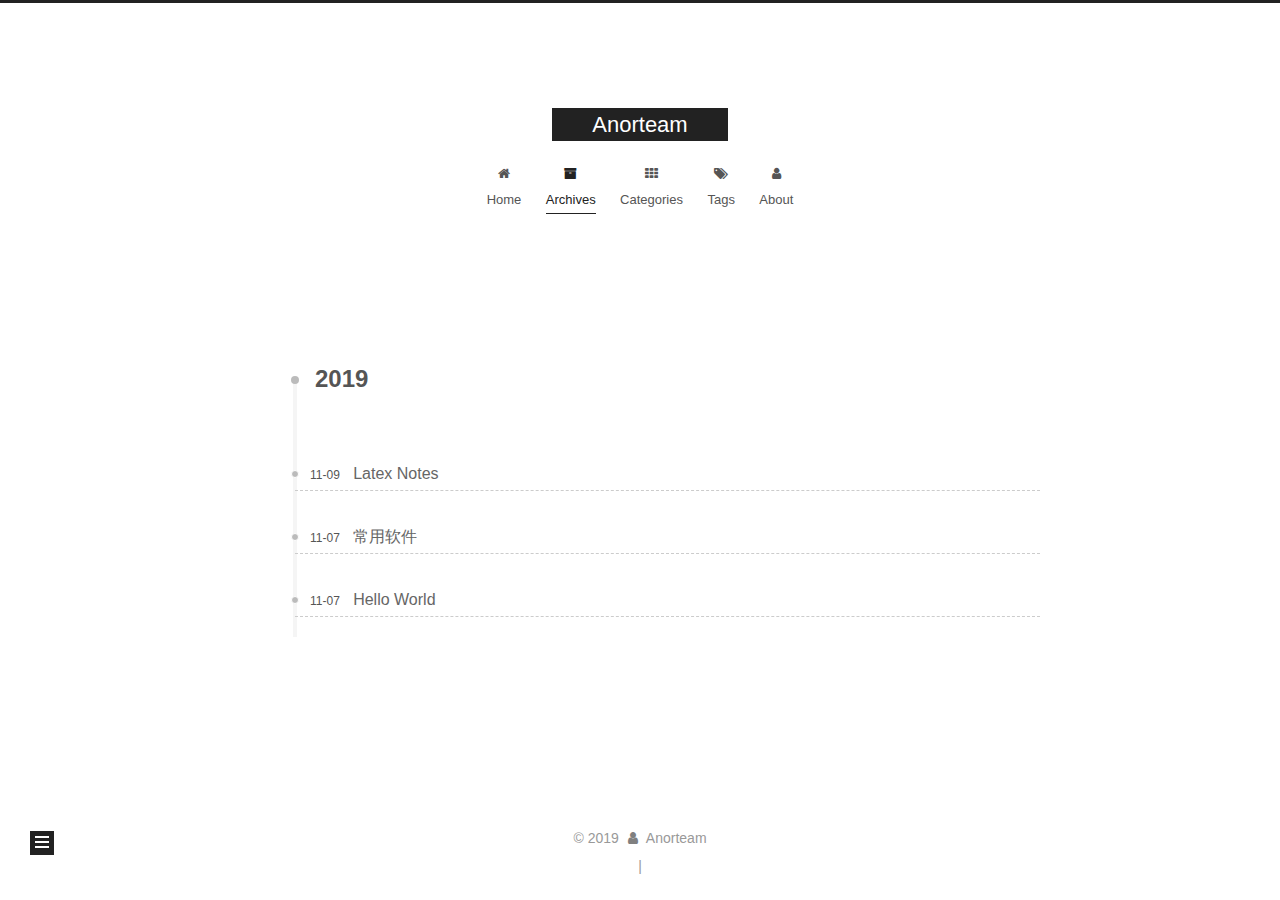
<file: archives/2019/index.html>
<!DOCTYPE html>
<html lang="en">
<head>
  <!-- hexo-inject:begin --><!-- hexo-inject:end --><meta charset="UTF-8">
<meta name="viewport" content="width=device-width, initial-scale=1, maximum-scale=2">
<meta name="theme-color" content="#222">
<meta name="generator" content="Hexo 4.0.0">
  <link rel="apple-touch-icon" sizes="180x180" href="/images/apple-touch-icon-next.png">
  <link rel="icon" type="image/png" sizes="32x32" href="/images/favicon-32x32-next.png">
  <link rel="icon" type="image/png" sizes="16x16" href="/images/favicon-16x16-next.png">
  <link rel="mask-icon" href="/images/logo.svg" color="#222">

<link rel="stylesheet" href="/css/main.css">


<link rel="stylesheet" href="/lib/font-awesome/css/font-awesome.min.css">


<script id="hexo-configurations">
  var NexT = window.NexT || {};
  var CONFIG = {
    root: '/',
    scheme: 'Muse',
    version: '7.5.0',
    exturl: false,
    sidebar: {"position":"left","display":"post","offset":12,"onmobile":false},
    copycode: {"enable":false,"show_result":false,"style":null},
    back2top: {"enable":true,"sidebar":false,"scrollpercent":false},
    bookmark: {"enable":false,"color":"#222","save":"auto"},
    fancybox: false,
    mediumzoom: false,
    lazyload: false,
    pangu: false,
    algolia: {
      appID: '',
      apiKey: '',
      indexName: '',
      hits: {"per_page":10},
      labels: {"input_placeholder":"Search for Posts","hits_empty":"We didn't find any results for the search: ${query}","hits_stats":"${hits} results found in ${time} ms"}
    },
    localsearch: {"enable":false,"trigger":"auto","top_n_per_article":1,"unescape":false,"preload":false},
    path: '',
    motion: {"enable":false,"async":false,"transition":{"post_block":"fadeIn","post_header":"slideDownIn","post_body":"slideDownIn","coll_header":"slideLeftIn","sidebar":"slideUpIn"}},
    translation: {
      copy_button: 'Copy',
      copy_success: 'Copied',
      copy_failure: 'Copy failed'
    },
    sidebarPadding: 40
  };
</script>

  <meta property="og:type" content="website">
<meta property="og:title" content="Anorteam">
<meta property="og:url" content="http:&#x2F;&#x2F;yoursite.com&#x2F;archives&#x2F;2019&#x2F;index.html">
<meta property="og:site_name" content="Anorteam">
<meta property="og:locale" content="en">
<meta name="twitter:card" content="summary">

<link rel="canonical" href="http://yoursite.com/archives/2019/">


<script id="page-configurations">
  // https://hexo.io/docs/variables.html
  CONFIG.page = {
    sidebar: "",
    isHome: false,
    isPost: false,
    isPage: false,
    isArchive: true
  };
</script>

  <title>Archive | Anorteam</title>
  


  <script>
    var _hmt = _hmt || [];
    (function() {
      var hm = document.createElement("script");
      hm.src = "https://hm.baidu.com/hm.js?d6268fba6fe25b1d26465d36213bb69b";
      var s = document.getElementsByTagName("script")[0];
      s.parentNode.insertBefore(hm, s);
    })();
  </script>




  <noscript>
  <style>
  .use-motion .brand,
  .use-motion .menu-item,
  .sidebar-inner,
  .use-motion .post-block,
  .use-motion .pagination,
  .use-motion .comments,
  .use-motion .post-header,
  .use-motion .post-body,
  .use-motion .collection-header { opacity: initial; }

  .use-motion .site-title,
  .use-motion .site-subtitle {
    opacity: initial;
    top: initial;
  }

  .use-motion .logo-line-before i { left: initial; }
  .use-motion .logo-line-after i { right: initial; }
  </style>
</noscript><!-- hexo-inject:begin --><!-- hexo-inject:end -->

</head>

<body itemscope itemtype="http://schema.org/WebPage">
  <!-- hexo-inject:begin --><!-- hexo-inject:end --><div class="container">
    <div class="headband"></div>

    <header class="header" itemscope itemtype="http://schema.org/WPHeader">
      <div class="header-inner"><div class="site-brand-container">
  <div class="site-meta">

    <div>
      <a href="/" class="brand" rel="start">
        <span class="logo-line-before"><i></i></span>
        <span class="site-title">Anorteam</span>
        <span class="logo-line-after"><i></i></span>
      </a>
    </div>
  </div>

  <div class="site-nav-toggle">
    <div class="toggle" aria-label="Toggle navigation bar">
      <span class="toggle-line toggle-line-first"></span>
      <span class="toggle-line toggle-line-middle"></span>
      <span class="toggle-line toggle-line-last"></span>
    </div>
  </div>
</div>


<nav class="site-nav">
  
  <ul id="menu" class="menu">
        <li class="menu-item menu-item-home">

    <a href="/" rel="section"><i class="fa fa-fw fa-home"></i>Home</a>

  </li>
        <li class="menu-item menu-item-archives">

    <a href="/archives/" rel="section"><i class="fa fa-fw fa-archive"></i>Archives</a>

  </li>
        <li class="menu-item menu-item-categories">

    <a href="/categories/" rel="section"><i class="fa fa-fw fa-th"></i>Categories</a>

  </li>
        <li class="menu-item menu-item-tags">

    <a href="/tags/" rel="section"><i class="fa fa-fw fa-tags"></i>Tags</a>

  </li>
        <li class="menu-item menu-item-about">

    <a href="/about/" rel="section"><i class="fa fa-fw fa-user"></i>About</a>

  </li>
  </ul>

</nav>
</div>
    </header>

    
  <div class="back-to-top">
    <i class="fa fa-arrow-up"></i>
    <span>0%</span>
  </div>


    <main class="main">
      <div class="main-inner">
        <div class="content-wrap">
          

          <div class="content">
            

  
  
  
  <div class="post-block">
    <div class="posts-collapse">

      
    <div class="collection-year">
      <h1 class="collection-header">2019</h1>
    </div>

  <article itemscope itemtype="http://schema.org/Article">
    <header class="post-header">

      <div class="post-meta">
        <time itemprop="dateCreated"
              datetime="2019-11-09T16:54:46+08:00"
              content="2019-11-09">
          11-09
        </time>
      </div>

      <h2 class="post-title">
          <a class="post-title-link" href="/2019/11/09/20191109-Latex-Notes/" itemprop="url">
            <span itemprop="name">Latex Notes</span>
          </a>
      </h2>

    </header>
  </article>

  <article itemscope itemtype="http://schema.org/Article">
    <header class="post-header">

      <div class="post-meta">
        <time itemprop="dateCreated"
              datetime="2019-11-07T13:03:38+08:00"
              content="2019-11-07">
          11-07
        </time>
      </div>

      <h2 class="post-title">
          <a class="post-title-link" href="/2019/11/07/20191107-software-lists/" itemprop="url">
            <span itemprop="name">常用软件</span>
          </a>
      </h2>

    </header>
  </article>

  <article itemscope itemtype="http://schema.org/Article">
    <header class="post-header">

      <div class="post-meta">
        <time itemprop="dateCreated"
              datetime="2019-11-07T12:38:29+08:00"
              content="2019-11-07">
          11-07
        </time>
      </div>

      <h2 class="post-title">
          <a class="post-title-link" href="/2019/11/07/hello-world/" itemprop="url">
            <span itemprop="name">Hello World</span>
          </a>
      </h2>

    </header>
  </article>


    </div>
  </div>
  
  
  

  



          </div>
          

        </div>
          
  
  <div class="toggle sidebar-toggle">
    <span class="toggle-line toggle-line-first"></span>
    <span class="toggle-line toggle-line-middle"></span>
    <span class="toggle-line toggle-line-last"></span>
  </div>

  <aside class="sidebar">
    <div class="sidebar-inner">

      <ul class="sidebar-nav motion-element">
        <li class="sidebar-nav-toc">
          Table of Contents
        </li>
        <li class="sidebar-nav-overview">
          Overview
        </li>
      </ul>

      <!--noindex-->
      <div class="post-toc-wrap sidebar-panel">
      </div>
      <!--/noindex-->

      <div class="site-overview-wrap sidebar-panel">
        <div class="site-author motion-element" itemprop="author" itemscope itemtype="http://schema.org/Person">
  <img class="site-author-image" itemprop="image" alt="Anorteam"
    src="/images/avatar.gif">
  <p class="site-author-name" itemprop="name">Anorteam</p>
  <div class="site-description" itemprop="description"></div>
</div>
<div class="site-state-wrap motion-element">
  <nav class="site-state">
      <div class="site-state-item site-state-posts">
          <a href="/archives/">
        
          <span class="site-state-item-count">3</span>
          <span class="site-state-item-name">posts</span>
        </a>
      </div>
      <div class="site-state-item site-state-tags">
            <a href="/tags/">
          
        <span class="site-state-item-count">1</span>
        <span class="site-state-item-name">tags</span></a>
      </div>
  </nav>
</div>
  <div class="links-of-author motion-element">
      <span class="links-of-author-item">
        <a href="https://github.com/anorteam" title="GitHub &amp;rarr; https:&#x2F;&#x2F;github.com&#x2F;anorteam" rel="noopener" target="_blank"><i class="fa fa-fw fa-github"></i>GitHub</a>
      </span>
  </div>



      </div>

    </div>
  </aside>
  <div id="sidebar-dimmer"></div>


      </div>
    </main>

    <footer class="footer">
      <div class="footer-inner">
        

<div class="copyright">
  
  &copy; 
  <span itemprop="copyrightYear">2019</span>
  <span class="with-love">
    <i class="fa fa-user"></i>
  </span>
  <span class="author" itemprop="copyrightHolder">Anorteam</span>
</div>

        
<div class="busuanzi-count">
  <script async src="https://busuanzi.ibruce.info/busuanzi/2.3/busuanzi.pure.mini.js"></script>
    <span class="post-meta-item" id="busuanzi_container_site_uv" style="display: none;">
      <span class="post-meta-item-icon">
        <i class="fa fa-user"></i>
      </span>
      <span class="site-uv" title="Total Visitors">
        <span id="busuanzi_value_site_uv"></span>
      </span>
    </span>
    <span class="post-meta-divider">|</span>
    <span class="post-meta-item" id="busuanzi_container_site_pv" style="display: none;">
      <span class="post-meta-item-icon">
        <i class="fa fa-eye"></i>
      </span>
      <span class="site-pv" title="Total Views">
        <span id="busuanzi_value_site_pv"></span>
      </span>
    </span>
</div>












        
      </div>
    </footer>
  </div>

  
  <script src="/lib/anime.min.js"></script>
<script src="/js/utils.js"></script>
<script src="/js/schemes/muse.js"></script>
<script src="/js/next-boot.js"></script><!-- hexo-inject:begin --><!-- hexo-inject:end -->



  
















  

  

  

</body>
</html>
</file>
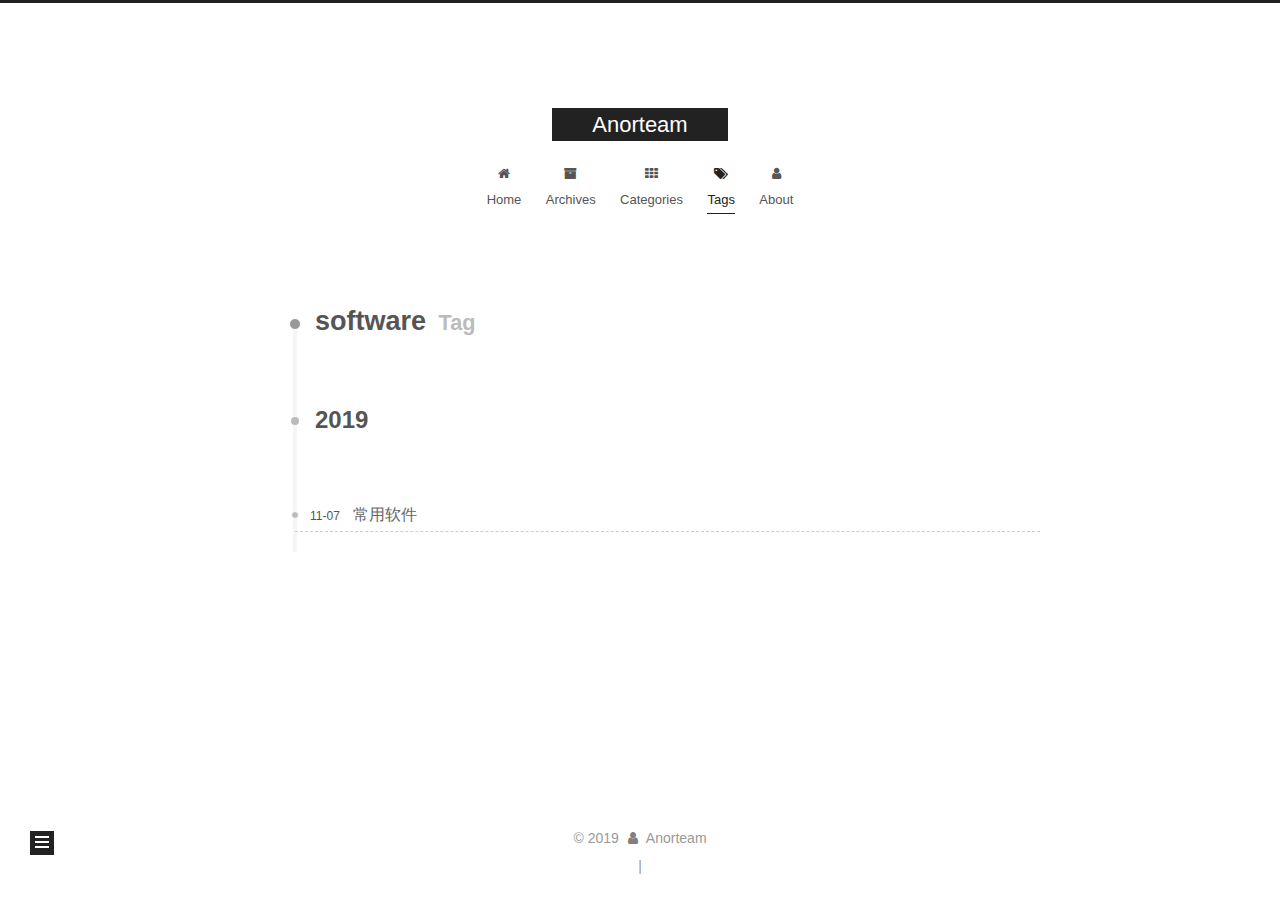
<file: tags/software/index.html>
<!DOCTYPE html>
<html lang="en">
<head>
  <!-- hexo-inject:begin --><!-- hexo-inject:end --><meta charset="UTF-8">
<meta name="viewport" content="width=device-width, initial-scale=1, maximum-scale=2">
<meta name="theme-color" content="#222">
<meta name="generator" content="Hexo 4.0.0">
  <link rel="apple-touch-icon" sizes="180x180" href="/images/apple-touch-icon-next.png">
  <link rel="icon" type="image/png" sizes="32x32" href="/images/favicon-32x32-next.png">
  <link rel="icon" type="image/png" sizes="16x16" href="/images/favicon-16x16-next.png">
  <link rel="mask-icon" href="/images/logo.svg" color="#222">

<link rel="stylesheet" href="/css/main.css">


<link rel="stylesheet" href="/lib/font-awesome/css/font-awesome.min.css">


<script id="hexo-configurations">
  var NexT = window.NexT || {};
  var CONFIG = {
    root: '/',
    scheme: 'Muse',
    version: '7.5.0',
    exturl: false,
    sidebar: {"position":"left","display":"post","offset":12,"onmobile":false},
    copycode: {"enable":false,"show_result":false,"style":null},
    back2top: {"enable":true,"sidebar":false,"scrollpercent":false},
    bookmark: {"enable":false,"color":"#222","save":"auto"},
    fancybox: false,
    mediumzoom: false,
    lazyload: false,
    pangu: false,
    algolia: {
      appID: '',
      apiKey: '',
      indexName: '',
      hits: {"per_page":10},
      labels: {"input_placeholder":"Search for Posts","hits_empty":"We didn't find any results for the search: ${query}","hits_stats":"${hits} results found in ${time} ms"}
    },
    localsearch: {"enable":false,"trigger":"auto","top_n_per_article":1,"unescape":false,"preload":false},
    path: '',
    motion: {"enable":false,"async":false,"transition":{"post_block":"fadeIn","post_header":"slideDownIn","post_body":"slideDownIn","coll_header":"slideLeftIn","sidebar":"slideUpIn"}},
    translation: {
      copy_button: 'Copy',
      copy_success: 'Copied',
      copy_failure: 'Copy failed'
    },
    sidebarPadding: 40
  };
</script>

  <meta property="og:type" content="website">
<meta property="og:title" content="Anorteam">
<meta property="og:url" content="http:&#x2F;&#x2F;yoursite.com&#x2F;tags&#x2F;software&#x2F;index.html">
<meta property="og:site_name" content="Anorteam">
<meta property="og:locale" content="en">
<meta name="twitter:card" content="summary">

<link rel="canonical" href="http://yoursite.com/tags/software/">


<script id="page-configurations">
  // https://hexo.io/docs/variables.html
  CONFIG.page = {
    sidebar: "",
    isHome: false,
    isPost: false,
    isPage: false,
    isArchive: false
  };
</script>

  <title>Tag: software | Anorteam</title>
  


  <script>
    var _hmt = _hmt || [];
    (function() {
      var hm = document.createElement("script");
      hm.src = "https://hm.baidu.com/hm.js?d6268fba6fe25b1d26465d36213bb69b";
      var s = document.getElementsByTagName("script")[0];
      s.parentNode.insertBefore(hm, s);
    })();
  </script>




  <noscript>
  <style>
  .use-motion .brand,
  .use-motion .menu-item,
  .sidebar-inner,
  .use-motion .post-block,
  .use-motion .pagination,
  .use-motion .comments,
  .use-motion .post-header,
  .use-motion .post-body,
  .use-motion .collection-header { opacity: initial; }

  .use-motion .site-title,
  .use-motion .site-subtitle {
    opacity: initial;
    top: initial;
  }

  .use-motion .logo-line-before i { left: initial; }
  .use-motion .logo-line-after i { right: initial; }
  </style>
</noscript><!-- hexo-inject:begin --><!-- hexo-inject:end -->

</head>

<body itemscope itemtype="http://schema.org/WebPage">
  <!-- hexo-inject:begin --><!-- hexo-inject:end --><div class="container">
    <div class="headband"></div>

    <header class="header" itemscope itemtype="http://schema.org/WPHeader">
      <div class="header-inner"><div class="site-brand-container">
  <div class="site-meta">

    <div>
      <a href="/" class="brand" rel="start">
        <span class="logo-line-before"><i></i></span>
        <span class="site-title">Anorteam</span>
        <span class="logo-line-after"><i></i></span>
      </a>
    </div>
  </div>

  <div class="site-nav-toggle">
    <div class="toggle" aria-label="Toggle navigation bar">
      <span class="toggle-line toggle-line-first"></span>
      <span class="toggle-line toggle-line-middle"></span>
      <span class="toggle-line toggle-line-last"></span>
    </div>
  </div>
</div>


<nav class="site-nav">
  
  <ul id="menu" class="menu">
        <li class="menu-item menu-item-home">

    <a href="/" rel="section"><i class="fa fa-fw fa-home"></i>Home</a>

  </li>
        <li class="menu-item menu-item-archives">

    <a href="/archives/" rel="section"><i class="fa fa-fw fa-archive"></i>Archives</a>

  </li>
        <li class="menu-item menu-item-categories">

    <a href="/categories/" rel="section"><i class="fa fa-fw fa-th"></i>Categories</a>

  </li>
        <li class="menu-item menu-item-tags">

    <a href="/tags/" rel="section"><i class="fa fa-fw fa-tags"></i>Tags</a>

  </li>
        <li class="menu-item menu-item-about">

    <a href="/about/" rel="section"><i class="fa fa-fw fa-user"></i>About</a>

  </li>
  </ul>

</nav>
</div>
    </header>

    
  <div class="back-to-top">
    <i class="fa fa-arrow-up"></i>
    <span>0%</span>
  </div>


    <main class="main">
      <div class="main-inner">
        <div class="content-wrap">
          

          <div class="content">
            

  
  
  
  <div class="post-block">
    <div class="posts-collapse">
      <div class="collection-title">
        <h1 class="collection-header">software
          <small>Tag</small>
        </h1>
      </div>

      
    <div class="collection-year">
      <h1 class="collection-header">2019</h1>
    </div>

  <article itemscope itemtype="http://schema.org/Article">
    <header class="post-header">

      <div class="post-meta">
        <time itemprop="dateCreated"
              datetime="2019-11-07T13:03:38+08:00"
              content="2019-11-07">
          11-07
        </time>
      </div>

      <h2 class="post-title">
          <a class="post-title-link" href="/2019/11/07/20191107-software-lists/" itemprop="url">
            <span itemprop="name">常用软件</span>
          </a>
      </h2>

    </header>
  </article>

    </div>
  </div>
  
  
  

  



          </div>
          

        </div>
          
  
  <div class="toggle sidebar-toggle">
    <span class="toggle-line toggle-line-first"></span>
    <span class="toggle-line toggle-line-middle"></span>
    <span class="toggle-line toggle-line-last"></span>
  </div>

  <aside class="sidebar">
    <div class="sidebar-inner">

      <ul class="sidebar-nav motion-element">
        <li class="sidebar-nav-toc">
          Table of Contents
        </li>
        <li class="sidebar-nav-overview">
          Overview
        </li>
      </ul>

      <!--noindex-->
      <div class="post-toc-wrap sidebar-panel">
      </div>
      <!--/noindex-->

      <div class="site-overview-wrap sidebar-panel">
        <div class="site-author motion-element" itemprop="author" itemscope itemtype="http://schema.org/Person">
  <img class="site-author-image" itemprop="image" alt="Anorteam"
    src="/images/avatar.gif">
  <p class="site-author-name" itemprop="name">Anorteam</p>
  <div class="site-description" itemprop="description"></div>
</div>
<div class="site-state-wrap motion-element">
  <nav class="site-state">
      <div class="site-state-item site-state-posts">
          <a href="/archives/">
        
          <span class="site-state-item-count">3</span>
          <span class="site-state-item-name">posts</span>
        </a>
      </div>
      <div class="site-state-item site-state-tags">
            <a href="/tags/">
          
        <span class="site-state-item-count">1</span>
        <span class="site-state-item-name">tags</span></a>
      </div>
  </nav>
</div>
  <div class="links-of-author motion-element">
      <span class="links-of-author-item">
        <a href="https://github.com/anorteam" title="GitHub &amp;rarr; https:&#x2F;&#x2F;github.com&#x2F;anorteam" rel="noopener" target="_blank"><i class="fa fa-fw fa-github"></i>GitHub</a>
      </span>
  </div>



      </div>

    </div>
  </aside>
  <div id="sidebar-dimmer"></div>


      </div>
    </main>

    <footer class="footer">
      <div class="footer-inner">
        

<div class="copyright">
  
  &copy; 
  <span itemprop="copyrightYear">2019</span>
  <span class="with-love">
    <i class="fa fa-user"></i>
  </span>
  <span class="author" itemprop="copyrightHolder">Anorteam</span>
</div>

        
<div class="busuanzi-count">
  <script async src="https://busuanzi.ibruce.info/busuanzi/2.3/busuanzi.pure.mini.js"></script>
    <span class="post-meta-item" id="busuanzi_container_site_uv" style="display: none;">
      <span class="post-meta-item-icon">
        <i class="fa fa-user"></i>
      </span>
      <span class="site-uv" title="Total Visitors">
        <span id="busuanzi_value_site_uv"></span>
      </span>
    </span>
    <span class="post-meta-divider">|</span>
    <span class="post-meta-item" id="busuanzi_container_site_pv" style="display: none;">
      <span class="post-meta-item-icon">
        <i class="fa fa-eye"></i>
      </span>
      <span class="site-pv" title="Total Views">
        <span id="busuanzi_value_site_pv"></span>
      </span>
    </span>
</div>












        
      </div>
    </footer>
  </div>

  
  <script src="/lib/anime.min.js"></script>
<script src="/js/utils.js"></script>
<script src="/js/schemes/muse.js"></script>
<script src="/js/next-boot.js"></script><!-- hexo-inject:begin --><!-- hexo-inject:end -->



  
















  

  

  

</body>
</html>
</file>
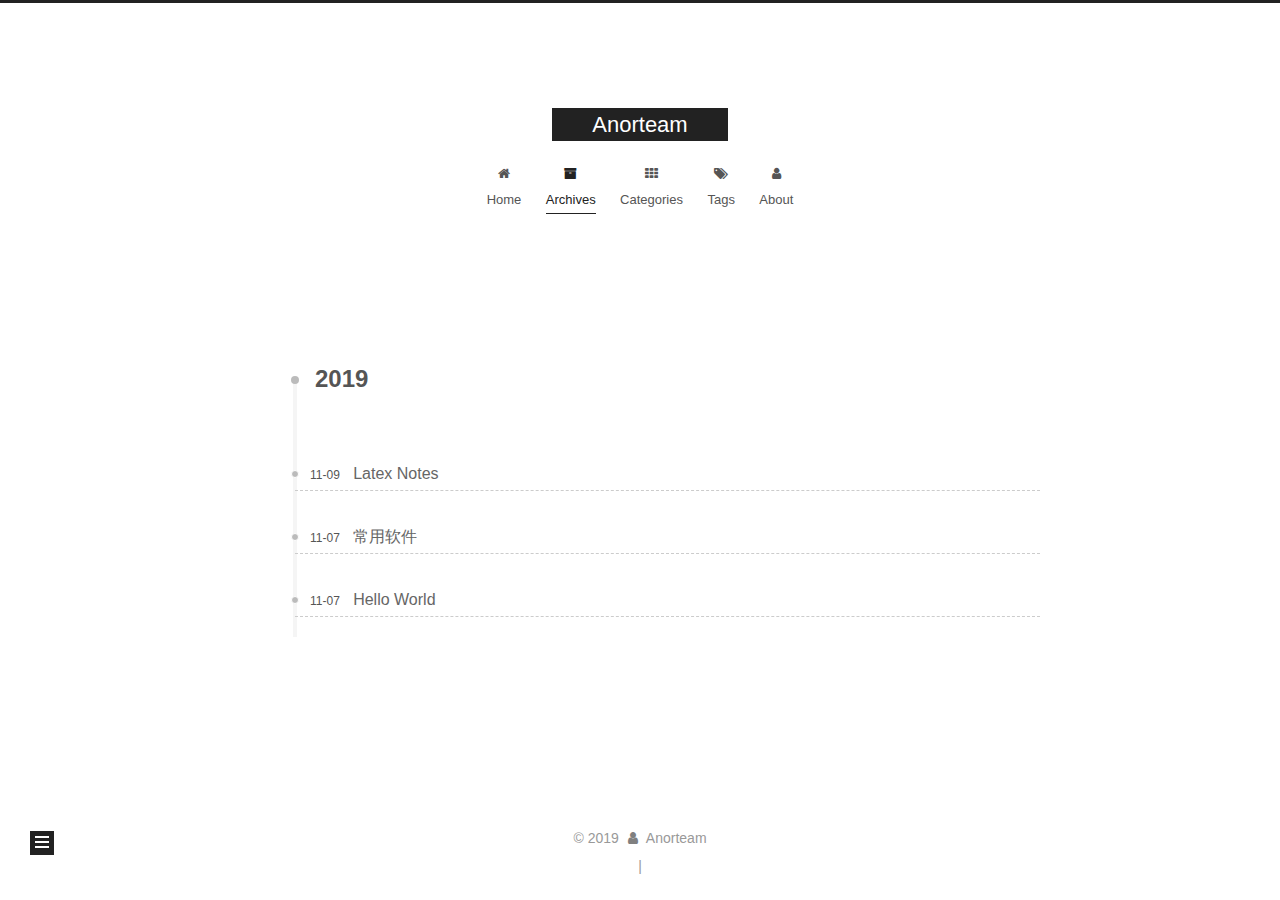
<file: archives/2019/11/index.html>
<!DOCTYPE html>
<html lang="en">
<head>
  <!-- hexo-inject:begin --><!-- hexo-inject:end --><meta charset="UTF-8">
<meta name="viewport" content="width=device-width, initial-scale=1, maximum-scale=2">
<meta name="theme-color" content="#222">
<meta name="generator" content="Hexo 4.0.0">
  <link rel="apple-touch-icon" sizes="180x180" href="/images/apple-touch-icon-next.png">
  <link rel="icon" type="image/png" sizes="32x32" href="/images/favicon-32x32-next.png">
  <link rel="icon" type="image/png" sizes="16x16" href="/images/favicon-16x16-next.png">
  <link rel="mask-icon" href="/images/logo.svg" color="#222">

<link rel="stylesheet" href="/css/main.css">


<link rel="stylesheet" href="/lib/font-awesome/css/font-awesome.min.css">


<script id="hexo-configurations">
  var NexT = window.NexT || {};
  var CONFIG = {
    root: '/',
    scheme: 'Muse',
    version: '7.5.0',
    exturl: false,
    sidebar: {"position":"left","display":"post","offset":12,"onmobile":false},
    copycode: {"enable":false,"show_result":false,"style":null},
    back2top: {"enable":true,"sidebar":false,"scrollpercent":false},
    bookmark: {"enable":false,"color":"#222","save":"auto"},
    fancybox: false,
    mediumzoom: false,
    lazyload: false,
    pangu: false,
    algolia: {
      appID: '',
      apiKey: '',
      indexName: '',
      hits: {"per_page":10},
      labels: {"input_placeholder":"Search for Posts","hits_empty":"We didn't find any results for the search: ${query}","hits_stats":"${hits} results found in ${time} ms"}
    },
    localsearch: {"enable":false,"trigger":"auto","top_n_per_article":1,"unescape":false,"preload":false},
    path: '',
    motion: {"enable":false,"async":false,"transition":{"post_block":"fadeIn","post_header":"slideDownIn","post_body":"slideDownIn","coll_header":"slideLeftIn","sidebar":"slideUpIn"}},
    translation: {
      copy_button: 'Copy',
      copy_success: 'Copied',
      copy_failure: 'Copy failed'
    },
    sidebarPadding: 40
  };
</script>

  <meta property="og:type" content="website">
<meta property="og:title" content="Anorteam">
<meta property="og:url" content="http:&#x2F;&#x2F;yoursite.com&#x2F;archives&#x2F;2019&#x2F;11&#x2F;index.html">
<meta property="og:site_name" content="Anorteam">
<meta property="og:locale" content="en">
<meta name="twitter:card" content="summary">

<link rel="canonical" href="http://yoursite.com/archives/2019/11/">


<script id="page-configurations">
  // https://hexo.io/docs/variables.html
  CONFIG.page = {
    sidebar: "",
    isHome: false,
    isPost: false,
    isPage: false,
    isArchive: true
  };
</script>

  <title>Archive | Anorteam</title>
  


  <script>
    var _hmt = _hmt || [];
    (function() {
      var hm = document.createElement("script");
      hm.src = "https://hm.baidu.com/hm.js?d6268fba6fe25b1d26465d36213bb69b";
      var s = document.getElementsByTagName("script")[0];
      s.parentNode.insertBefore(hm, s);
    })();
  </script>




  <noscript>
  <style>
  .use-motion .brand,
  .use-motion .menu-item,
  .sidebar-inner,
  .use-motion .post-block,
  .use-motion .pagination,
  .use-motion .comments,
  .use-motion .post-header,
  .use-motion .post-body,
  .use-motion .collection-header { opacity: initial; }

  .use-motion .site-title,
  .use-motion .site-subtitle {
    opacity: initial;
    top: initial;
  }

  .use-motion .logo-line-before i { left: initial; }
  .use-motion .logo-line-after i { right: initial; }
  </style>
</noscript><!-- hexo-inject:begin --><!-- hexo-inject:end -->

</head>

<body itemscope itemtype="http://schema.org/WebPage">
  <!-- hexo-inject:begin --><!-- hexo-inject:end --><div class="container">
    <div class="headband"></div>

    <header class="header" itemscope itemtype="http://schema.org/WPHeader">
      <div class="header-inner"><div class="site-brand-container">
  <div class="site-meta">

    <div>
      <a href="/" class="brand" rel="start">
        <span class="logo-line-before"><i></i></span>
        <span class="site-title">Anorteam</span>
        <span class="logo-line-after"><i></i></span>
      </a>
    </div>
  </div>

  <div class="site-nav-toggle">
    <div class="toggle" aria-label="Toggle navigation bar">
      <span class="toggle-line toggle-line-first"></span>
      <span class="toggle-line toggle-line-middle"></span>
      <span class="toggle-line toggle-line-last"></span>
    </div>
  </div>
</div>


<nav class="site-nav">
  
  <ul id="menu" class="menu">
        <li class="menu-item menu-item-home">

    <a href="/" rel="section"><i class="fa fa-fw fa-home"></i>Home</a>

  </li>
        <li class="menu-item menu-item-archives">

    <a href="/archives/" rel="section"><i class="fa fa-fw fa-archive"></i>Archives</a>

  </li>
        <li class="menu-item menu-item-categories">

    <a href="/categories/" rel="section"><i class="fa fa-fw fa-th"></i>Categories</a>

  </li>
        <li class="menu-item menu-item-tags">

    <a href="/tags/" rel="section"><i class="fa fa-fw fa-tags"></i>Tags</a>

  </li>
        <li class="menu-item menu-item-about">

    <a href="/about/" rel="section"><i class="fa fa-fw fa-user"></i>About</a>

  </li>
  </ul>

</nav>
</div>
    </header>

    
  <div class="back-to-top">
    <i class="fa fa-arrow-up"></i>
    <span>0%</span>
  </div>


    <main class="main">
      <div class="main-inner">
        <div class="content-wrap">
          

          <div class="content">
            

  
  
  
  <div class="post-block">
    <div class="posts-collapse">

      
    <div class="collection-year">
      <h1 class="collection-header">2019</h1>
    </div>

  <article itemscope itemtype="http://schema.org/Article">
    <header class="post-header">

      <div class="post-meta">
        <time itemprop="dateCreated"
              datetime="2019-11-09T16:54:46+08:00"
              content="2019-11-09">
          11-09
        </time>
      </div>

      <h2 class="post-title">
          <a class="post-title-link" href="/2019/11/09/20191109-Latex-Notes/" itemprop="url">
            <span itemprop="name">Latex Notes</span>
          </a>
      </h2>

    </header>
  </article>

  <article itemscope itemtype="http://schema.org/Article">
    <header class="post-header">

      <div class="post-meta">
        <time itemprop="dateCreated"
              datetime="2019-11-07T13:03:38+08:00"
              content="2019-11-07">
          11-07
        </time>
      </div>

      <h2 class="post-title">
          <a class="post-title-link" href="/2019/11/07/20191107-software-lists/" itemprop="url">
            <span itemprop="name">常用软件</span>
          </a>
      </h2>

    </header>
  </article>

  <article itemscope itemtype="http://schema.org/Article">
    <header class="post-header">

      <div class="post-meta">
        <time itemprop="dateCreated"
              datetime="2019-11-07T12:38:29+08:00"
              content="2019-11-07">
          11-07
        </time>
      </div>

      <h2 class="post-title">
          <a class="post-title-link" href="/2019/11/07/hello-world/" itemprop="url">
            <span itemprop="name">Hello World</span>
          </a>
      </h2>

    </header>
  </article>


    </div>
  </div>
  
  
  

  



          </div>
          

        </div>
          
  
  <div class="toggle sidebar-toggle">
    <span class="toggle-line toggle-line-first"></span>
    <span class="toggle-line toggle-line-middle"></span>
    <span class="toggle-line toggle-line-last"></span>
  </div>

  <aside class="sidebar">
    <div class="sidebar-inner">

      <ul class="sidebar-nav motion-element">
        <li class="sidebar-nav-toc">
          Table of Contents
        </li>
        <li class="sidebar-nav-overview">
          Overview
        </li>
      </ul>

      <!--noindex-->
      <div class="post-toc-wrap sidebar-panel">
      </div>
      <!--/noindex-->

      <div class="site-overview-wrap sidebar-panel">
        <div class="site-author motion-element" itemprop="author" itemscope itemtype="http://schema.org/Person">
  <img class="site-author-image" itemprop="image" alt="Anorteam"
    src="/images/avatar.gif">
  <p class="site-author-name" itemprop="name">Anorteam</p>
  <div class="site-description" itemprop="description"></div>
</div>
<div class="site-state-wrap motion-element">
  <nav class="site-state">
      <div class="site-state-item site-state-posts">
          <a href="/archives/">
        
          <span class="site-state-item-count">3</span>
          <span class="site-state-item-name">posts</span>
        </a>
      </div>
      <div class="site-state-item site-state-tags">
            <a href="/tags/">
          
        <span class="site-state-item-count">1</span>
        <span class="site-state-item-name">tags</span></a>
      </div>
  </nav>
</div>
  <div class="links-of-author motion-element">
      <span class="links-of-author-item">
        <a href="https://github.com/anorteam" title="GitHub &amp;rarr; https:&#x2F;&#x2F;github.com&#x2F;anorteam" rel="noopener" target="_blank"><i class="fa fa-fw fa-github"></i>GitHub</a>
      </span>
  </div>



      </div>

    </div>
  </aside>
  <div id="sidebar-dimmer"></div>


      </div>
    </main>

    <footer class="footer">
      <div class="footer-inner">
        

<div class="copyright">
  
  &copy; 
  <span itemprop="copyrightYear">2019</span>
  <span class="with-love">
    <i class="fa fa-user"></i>
  </span>
  <span class="author" itemprop="copyrightHolder">Anorteam</span>
</div>

        
<div class="busuanzi-count">
  <script async src="https://busuanzi.ibruce.info/busuanzi/2.3/busuanzi.pure.mini.js"></script>
    <span class="post-meta-item" id="busuanzi_container_site_uv" style="display: none;">
      <span class="post-meta-item-icon">
        <i class="fa fa-user"></i>
      </span>
      <span class="site-uv" title="Total Visitors">
        <span id="busuanzi_value_site_uv"></span>
      </span>
    </span>
    <span class="post-meta-divider">|</span>
    <span class="post-meta-item" id="busuanzi_container_site_pv" style="display: none;">
      <span class="post-meta-item-icon">
        <i class="fa fa-eye"></i>
      </span>
      <span class="site-pv" title="Total Views">
        <span id="busuanzi_value_site_pv"></span>
      </span>
    </span>
</div>












        
      </div>
    </footer>
  </div>

  
  <script src="/lib/anime.min.js"></script>
<script src="/js/utils.js"></script>
<script src="/js/schemes/muse.js"></script>
<script src="/js/next-boot.js"></script><!-- hexo-inject:begin --><!-- hexo-inject:end -->



  
















  

  

  

</body>
</html>
</file>
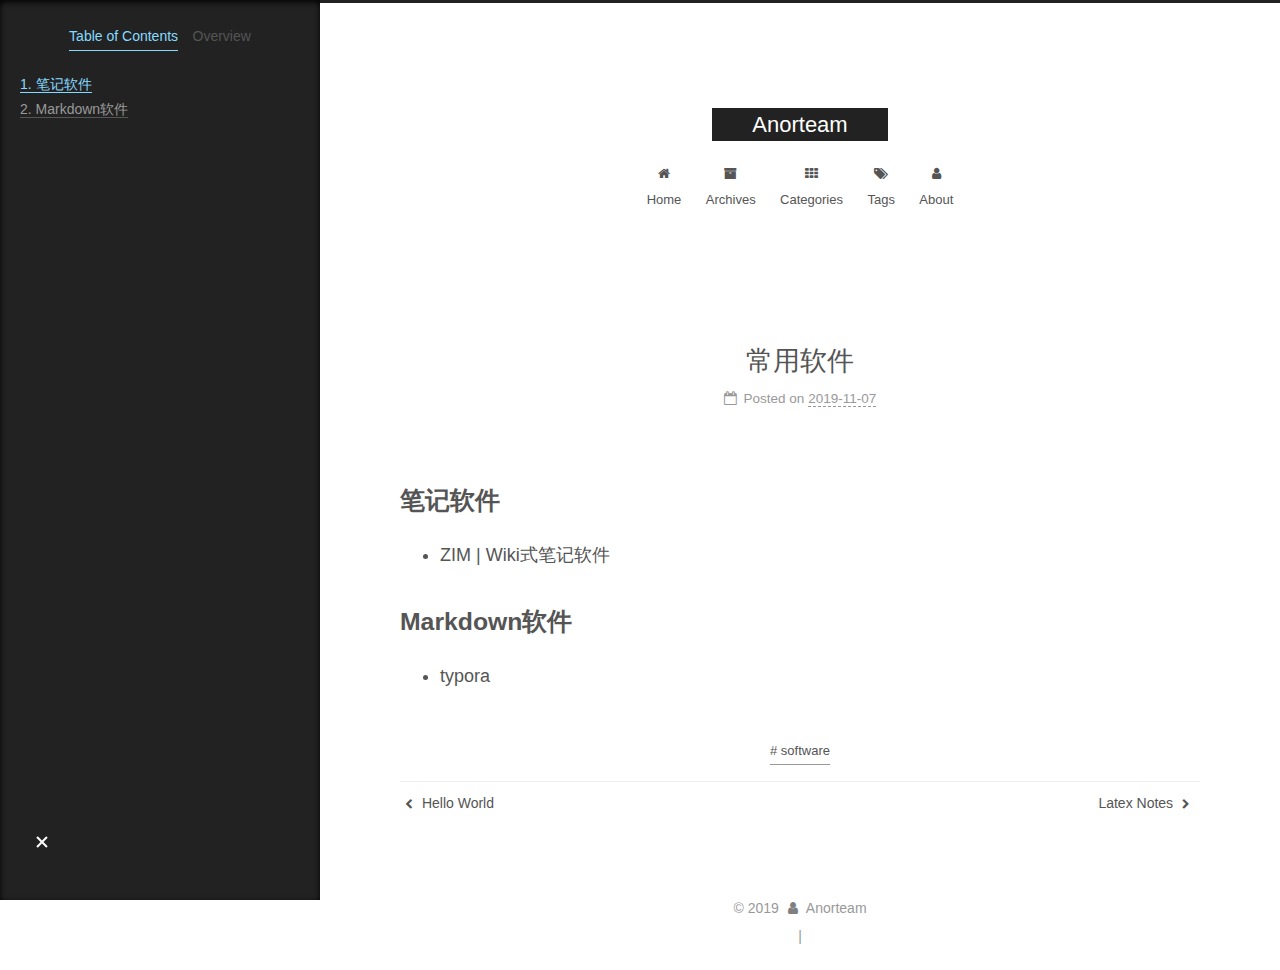
<file: 2019/11/07/20191107-software-lists/index.html>
<!DOCTYPE html>
<html lang="en">
<head>
  <!-- hexo-inject:begin --><!-- hexo-inject:end --><meta charset="UTF-8">
<meta name="viewport" content="width=device-width, initial-scale=1, maximum-scale=2">
<meta name="theme-color" content="#222">
<meta name="generator" content="Hexo 4.0.0">
  <link rel="apple-touch-icon" sizes="180x180" href="/images/apple-touch-icon-next.png">
  <link rel="icon" type="image/png" sizes="32x32" href="/images/favicon-32x32-next.png">
  <link rel="icon" type="image/png" sizes="16x16" href="/images/favicon-16x16-next.png">
  <link rel="mask-icon" href="/images/logo.svg" color="#222">

<link rel="stylesheet" href="/css/main.css">


<link rel="stylesheet" href="/lib/font-awesome/css/font-awesome.min.css">


<script id="hexo-configurations">
  var NexT = window.NexT || {};
  var CONFIG = {
    root: '/',
    scheme: 'Muse',
    version: '7.5.0',
    exturl: false,
    sidebar: {"position":"left","display":"post","offset":12,"onmobile":false},
    copycode: {"enable":false,"show_result":false,"style":null},
    back2top: {"enable":true,"sidebar":false,"scrollpercent":false},
    bookmark: {"enable":false,"color":"#222","save":"auto"},
    fancybox: false,
    mediumzoom: false,
    lazyload: false,
    pangu: false,
    algolia: {
      appID: '',
      apiKey: '',
      indexName: '',
      hits: {"per_page":10},
      labels: {"input_placeholder":"Search for Posts","hits_empty":"We didn't find any results for the search: ${query}","hits_stats":"${hits} results found in ${time} ms"}
    },
    localsearch: {"enable":false,"trigger":"auto","top_n_per_article":1,"unescape":false,"preload":false},
    path: '',
    motion: {"enable":false,"async":false,"transition":{"post_block":"fadeIn","post_header":"slideDownIn","post_body":"slideDownIn","coll_header":"slideLeftIn","sidebar":"slideUpIn"}},
    translation: {
      copy_button: 'Copy',
      copy_success: 'Copied',
      copy_failure: 'Copy failed'
    },
    sidebarPadding: 40
  };
</script>

  <meta name="description" content="笔记软件 ZIM | Wiki式笔记软件  Markdown软件 typora">
<meta name="keywords" content="software">
<meta property="og:type" content="article">
<meta property="og:title" content="常用软件">
<meta property="og:url" content="http:&#x2F;&#x2F;yoursite.com&#x2F;2019&#x2F;11&#x2F;07&#x2F;20191107-software-lists&#x2F;index.html">
<meta property="og:site_name" content="Anorteam">
<meta property="og:description" content="笔记软件 ZIM | Wiki式笔记软件  Markdown软件 typora">
<meta property="og:locale" content="en">
<meta property="og:updated_time" content="2019-11-07T05:05:10.678Z">
<meta name="twitter:card" content="summary">

<link rel="canonical" href="http://yoursite.com/2019/11/07/20191107-software-lists/">


<script id="page-configurations">
  // https://hexo.io/docs/variables.html
  CONFIG.page = {
    sidebar: "",
    isHome: false,
    isPost: true,
    isPage: false,
    isArchive: false
  };
</script>

  <title>常用软件 | Anorteam</title>
  


  <script>
    var _hmt = _hmt || [];
    (function() {
      var hm = document.createElement("script");
      hm.src = "https://hm.baidu.com/hm.js?d6268fba6fe25b1d26465d36213bb69b";
      var s = document.getElementsByTagName("script")[0];
      s.parentNode.insertBefore(hm, s);
    })();
  </script>




  <noscript>
  <style>
  .use-motion .brand,
  .use-motion .menu-item,
  .sidebar-inner,
  .use-motion .post-block,
  .use-motion .pagination,
  .use-motion .comments,
  .use-motion .post-header,
  .use-motion .post-body,
  .use-motion .collection-header { opacity: initial; }

  .use-motion .site-title,
  .use-motion .site-subtitle {
    opacity: initial;
    top: initial;
  }

  .use-motion .logo-line-before i { left: initial; }
  .use-motion .logo-line-after i { right: initial; }
  </style>
</noscript><!-- hexo-inject:begin --><!-- hexo-inject:end -->

</head>

<body itemscope itemtype="http://schema.org/WebPage">
  <!-- hexo-inject:begin --><!-- hexo-inject:end --><div class="container">
    <div class="headband"></div>

    <header class="header" itemscope itemtype="http://schema.org/WPHeader">
      <div class="header-inner"><div class="site-brand-container">
  <div class="site-meta">

    <div>
      <a href="/" class="brand" rel="start">
        <span class="logo-line-before"><i></i></span>
        <span class="site-title">Anorteam</span>
        <span class="logo-line-after"><i></i></span>
      </a>
    </div>
  </div>

  <div class="site-nav-toggle">
    <div class="toggle" aria-label="Toggle navigation bar">
      <span class="toggle-line toggle-line-first"></span>
      <span class="toggle-line toggle-line-middle"></span>
      <span class="toggle-line toggle-line-last"></span>
    </div>
  </div>
</div>


<nav class="site-nav">
  
  <ul id="menu" class="menu">
        <li class="menu-item menu-item-home">

    <a href="/" rel="section"><i class="fa fa-fw fa-home"></i>Home</a>

  </li>
        <li class="menu-item menu-item-archives">

    <a href="/archives/" rel="section"><i class="fa fa-fw fa-archive"></i>Archives</a>

  </li>
        <li class="menu-item menu-item-categories">

    <a href="/categories/" rel="section"><i class="fa fa-fw fa-th"></i>Categories</a>

  </li>
        <li class="menu-item menu-item-tags">

    <a href="/tags/" rel="section"><i class="fa fa-fw fa-tags"></i>Tags</a>

  </li>
        <li class="menu-item menu-item-about">

    <a href="/about/" rel="section"><i class="fa fa-fw fa-user"></i>About</a>

  </li>
  </ul>

</nav>
</div>
    </header>

    
  <div class="back-to-top">
    <i class="fa fa-arrow-up"></i>
    <span>0%</span>
  </div>


    <main class="main">
      <div class="main-inner">
        <div class="content-wrap">
          

          <div class="content">
            

  <div class="posts-expand">
      
  
  
  <article itemscope itemtype="http://schema.org/Article" class="post-block " lang="en">
    <link itemprop="mainEntityOfPage" href="http://yoursite.com/2019/11/07/20191107-software-lists/">

    <span hidden itemprop="author" itemscope itemtype="http://schema.org/Person">
      <meta itemprop="image" content="/images/avatar.gif">
      <meta itemprop="name" content="Anorteam">
      <meta itemprop="description" content="">
    </span>

    <span hidden itemprop="publisher" itemscope itemtype="http://schema.org/Organization">
      <meta itemprop="name" content="Anorteam">
    </span>
      <header class="post-header">
        <h1 class="post-title" itemprop="name headline">
          常用软件
        </h1>

        <div class="post-meta">
            <span class="post-meta-item">
              <span class="post-meta-item-icon">
                <i class="fa fa-calendar-o"></i>
              </span>
              <span class="post-meta-item-text">Posted on</span>
              

              <time title="Created: 2019-11-07 13:03:38 / Modified: 13:05:10" itemprop="dateCreated datePublished" datetime="2019-11-07T13:03:38+08:00">2019-11-07</time>
            </span>

          
            <span class="post-meta-item" title="Views" id="busuanzi_container_page_pv" style="display: none;">
              <span class="post-meta-item-icon">
                <i class="fa fa-eye"></i>
              </span>
              <span class="post-meta-item-text">Views: </span>
              <span id="busuanzi_value_page_pv"></span>
            </span>

        </div>
      </header>

    
    
    
    <div class="post-body" itemprop="articleBody">

      
        <h2 id="笔记软件"><a href="#笔记软件" class="headerlink" title="笔记软件"></a>笔记软件</h2><ul>
<li>ZIM | Wiki式笔记软件</li>
</ul>
<h2 id="Markdown软件"><a href="#Markdown软件" class="headerlink" title="Markdown软件"></a>Markdown软件</h2><ul>
<li>typora</li>
</ul>

    </div>

    
    
    

      <footer class="post-footer">
          <div class="post-tags">
              <a href="/tags/software/" rel="tag"># software</a>
          </div>

        

          <div class="post-nav">
            <div class="post-nav-next post-nav-item">
                <a href="/2019/11/07/hello-world/" rel="next" title="Hello World">
                  <i class="fa fa-chevron-left"></i> Hello World
                </a>
            </div>

            <span class="post-nav-divider"></span>

            <div class="post-nav-prev post-nav-item">
                <a href="/2019/11/09/20191109-Latex-Notes/" rel="prev" title="Latex Notes">
                  Latex Notes <i class="fa fa-chevron-right"></i>
                </a>
            </div>
          </div>
      </footer>
    
  </article>
  
  
  

  </div>


          </div>
          

        </div>
          
  
  <div class="toggle sidebar-toggle">
    <span class="toggle-line toggle-line-first"></span>
    <span class="toggle-line toggle-line-middle"></span>
    <span class="toggle-line toggle-line-last"></span>
  </div>

  <aside class="sidebar">
    <div class="sidebar-inner">

      <ul class="sidebar-nav motion-element">
        <li class="sidebar-nav-toc">
          Table of Contents
        </li>
        <li class="sidebar-nav-overview">
          Overview
        </li>
      </ul>

      <!--noindex-->
      <div class="post-toc-wrap sidebar-panel">
          <div class="post-toc motion-element"><ol class="nav"><li class="nav-item nav-level-2"><a class="nav-link" href="#笔记软件"><span class="nav-number">1.</span> <span class="nav-text">笔记软件</span></a></li><li class="nav-item nav-level-2"><a class="nav-link" href="#Markdown软件"><span class="nav-number">2.</span> <span class="nav-text">Markdown软件</span></a></li></ol></div>
      </div>
      <!--/noindex-->

      <div class="site-overview-wrap sidebar-panel">
        <div class="site-author motion-element" itemprop="author" itemscope itemtype="http://schema.org/Person">
  <img class="site-author-image" itemprop="image" alt="Anorteam"
    src="/images/avatar.gif">
  <p class="site-author-name" itemprop="name">Anorteam</p>
  <div class="site-description" itemprop="description"></div>
</div>
<div class="site-state-wrap motion-element">
  <nav class="site-state">
      <div class="site-state-item site-state-posts">
          <a href="/archives/">
        
          <span class="site-state-item-count">3</span>
          <span class="site-state-item-name">posts</span>
        </a>
      </div>
      <div class="site-state-item site-state-tags">
            <a href="/tags/">
          
        <span class="site-state-item-count">1</span>
        <span class="site-state-item-name">tags</span></a>
      </div>
  </nav>
</div>
  <div class="links-of-author motion-element">
      <span class="links-of-author-item">
        <a href="https://github.com/anorteam" title="GitHub &amp;rarr; https:&#x2F;&#x2F;github.com&#x2F;anorteam" rel="noopener" target="_blank"><i class="fa fa-fw fa-github"></i>GitHub</a>
      </span>
  </div>



      </div>

    </div>
  </aside>
  <div id="sidebar-dimmer"></div>


      </div>
    </main>

    <footer class="footer">
      <div class="footer-inner">
        

<div class="copyright">
  
  &copy; 
  <span itemprop="copyrightYear">2019</span>
  <span class="with-love">
    <i class="fa fa-user"></i>
  </span>
  <span class="author" itemprop="copyrightHolder">Anorteam</span>
</div>

        
<div class="busuanzi-count">
  <script async src="https://busuanzi.ibruce.info/busuanzi/2.3/busuanzi.pure.mini.js"></script>
    <span class="post-meta-item" id="busuanzi_container_site_uv" style="display: none;">
      <span class="post-meta-item-icon">
        <i class="fa fa-user"></i>
      </span>
      <span class="site-uv" title="Total Visitors">
        <span id="busuanzi_value_site_uv"></span>
      </span>
    </span>
    <span class="post-meta-divider">|</span>
    <span class="post-meta-item" id="busuanzi_container_site_pv" style="display: none;">
      <span class="post-meta-item-icon">
        <i class="fa fa-eye"></i>
      </span>
      <span class="site-pv" title="Total Views">
        <span id="busuanzi_value_site_pv"></span>
      </span>
    </span>
</div>












        
      </div>
    </footer>
  </div>

  
  <script src="/lib/anime.min.js"></script>
<script src="/js/utils.js"></script>
<script src="/js/schemes/muse.js"></script>
<script src="/js/next-boot.js"></script><!-- hexo-inject:begin --><!-- hexo-inject:end -->



  
















  

  

  

</body>
</html>
</file>
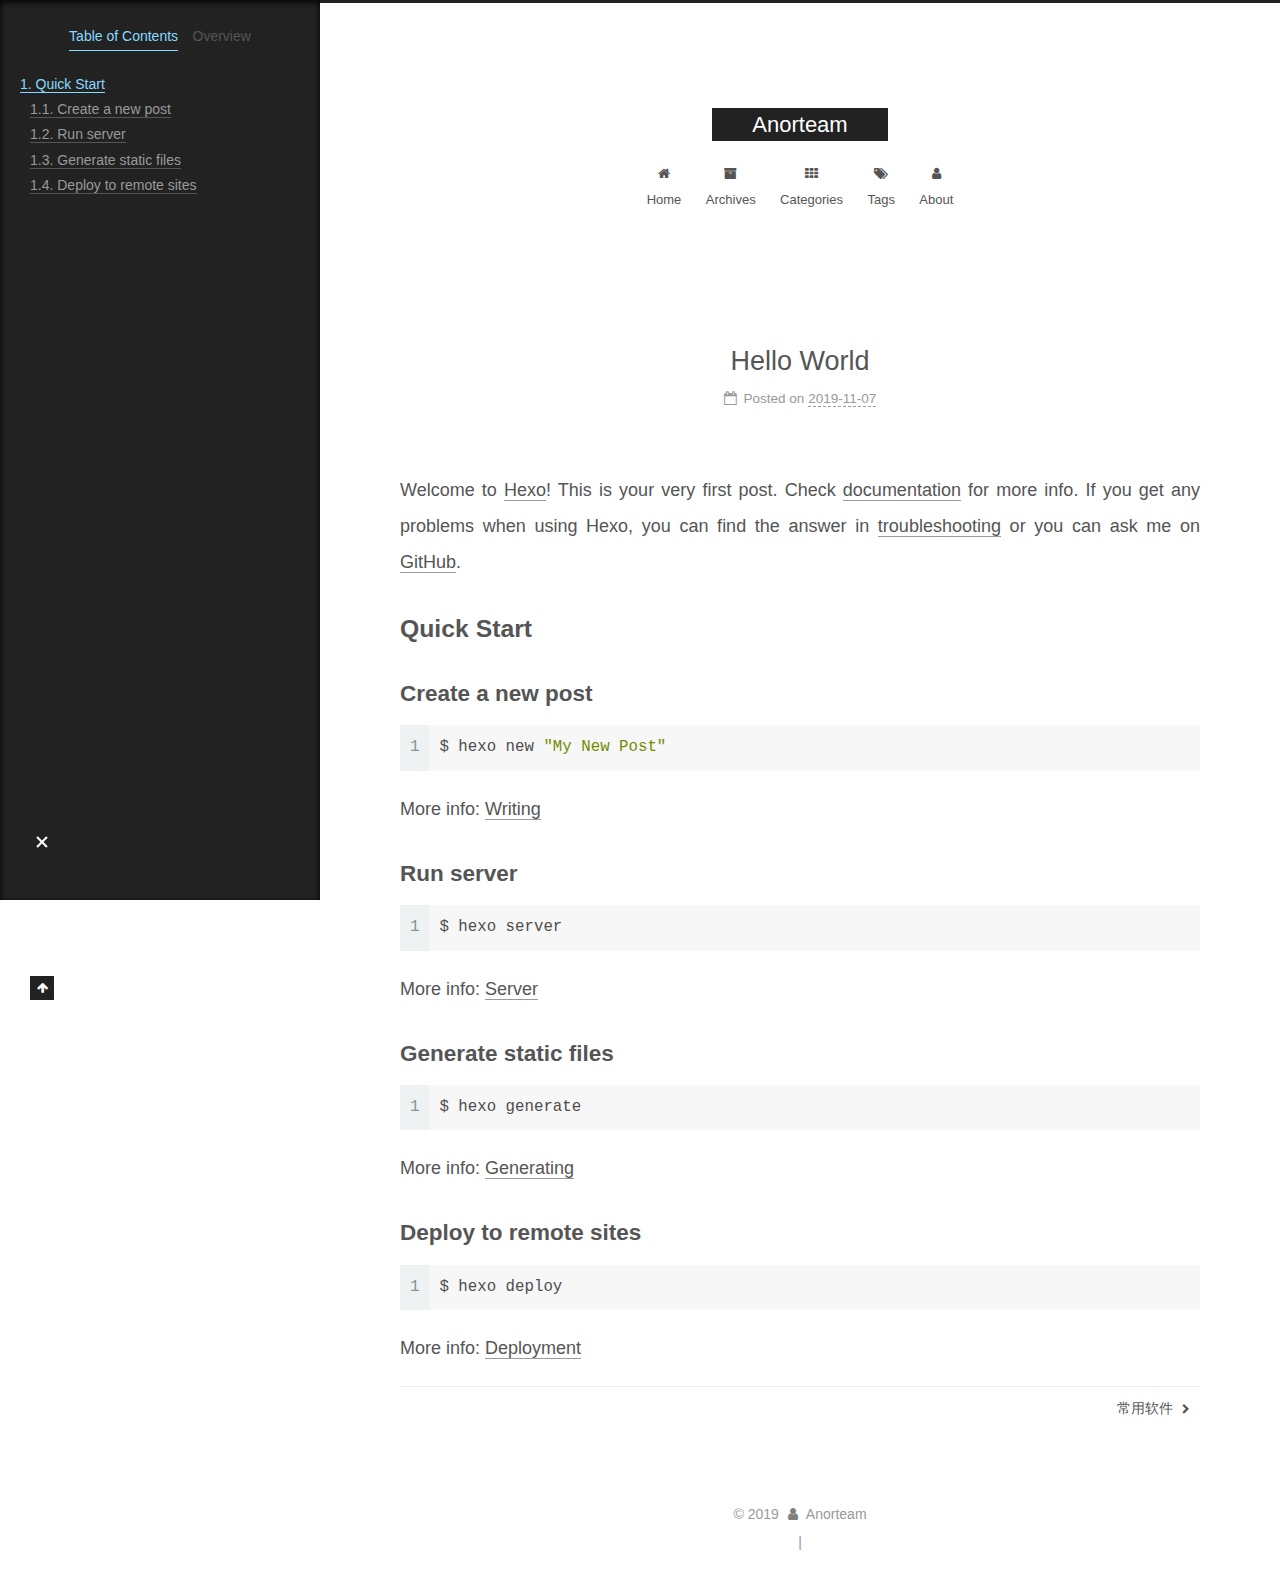
<file: 2019/11/07/hello-world/index.html>
<!DOCTYPE html>
<html lang="en">
<head>
  <!-- hexo-inject:begin --><!-- hexo-inject:end --><meta charset="UTF-8">
<meta name="viewport" content="width=device-width, initial-scale=1, maximum-scale=2">
<meta name="theme-color" content="#222">
<meta name="generator" content="Hexo 4.0.0">
  <link rel="apple-touch-icon" sizes="180x180" href="/images/apple-touch-icon-next.png">
  <link rel="icon" type="image/png" sizes="32x32" href="/images/favicon-32x32-next.png">
  <link rel="icon" type="image/png" sizes="16x16" href="/images/favicon-16x16-next.png">
  <link rel="mask-icon" href="/images/logo.svg" color="#222">

<link rel="stylesheet" href="/css/main.css">


<link rel="stylesheet" href="/lib/font-awesome/css/font-awesome.min.css">


<script id="hexo-configurations">
  var NexT = window.NexT || {};
  var CONFIG = {
    root: '/',
    scheme: 'Muse',
    version: '7.5.0',
    exturl: false,
    sidebar: {"position":"left","display":"post","offset":12,"onmobile":false},
    copycode: {"enable":false,"show_result":false,"style":null},
    back2top: {"enable":true,"sidebar":false,"scrollpercent":false},
    bookmark: {"enable":false,"color":"#222","save":"auto"},
    fancybox: false,
    mediumzoom: false,
    lazyload: false,
    pangu: false,
    algolia: {
      appID: '',
      apiKey: '',
      indexName: '',
      hits: {"per_page":10},
      labels: {"input_placeholder":"Search for Posts","hits_empty":"We didn't find any results for the search: ${query}","hits_stats":"${hits} results found in ${time} ms"}
    },
    localsearch: {"enable":false,"trigger":"auto","top_n_per_article":1,"unescape":false,"preload":false},
    path: '',
    motion: {"enable":false,"async":false,"transition":{"post_block":"fadeIn","post_header":"slideDownIn","post_body":"slideDownIn","coll_header":"slideLeftIn","sidebar":"slideUpIn"}},
    translation: {
      copy_button: 'Copy',
      copy_success: 'Copied',
      copy_failure: 'Copy failed'
    },
    sidebarPadding: 40
  };
</script>

  <meta name="description" content="Welcome to Hexo! This is your very first post. Check documentation for more info. If you get any problems when using Hexo, you can find the answer in troubleshooting or you can ask me on GitHub. Quick">
<meta property="og:type" content="article">
<meta property="og:title" content="Hello World">
<meta property="og:url" content="http:&#x2F;&#x2F;yoursite.com&#x2F;2019&#x2F;11&#x2F;07&#x2F;hello-world&#x2F;index.html">
<meta property="og:site_name" content="Anorteam">
<meta property="og:description" content="Welcome to Hexo! This is your very first post. Check documentation for more info. If you get any problems when using Hexo, you can find the answer in troubleshooting or you can ask me on GitHub. Quick">
<meta property="og:locale" content="en">
<meta property="og:updated_time" content="2019-11-07T04:38:29.719Z">
<meta name="twitter:card" content="summary">

<link rel="canonical" href="http://yoursite.com/2019/11/07/hello-world/">


<script id="page-configurations">
  // https://hexo.io/docs/variables.html
  CONFIG.page = {
    sidebar: "",
    isHome: false,
    isPost: true,
    isPage: false,
    isArchive: false
  };
</script>

  <title>Hello World | Anorteam</title>
  


  <script>
    var _hmt = _hmt || [];
    (function() {
      var hm = document.createElement("script");
      hm.src = "https://hm.baidu.com/hm.js?d6268fba6fe25b1d26465d36213bb69b";
      var s = document.getElementsByTagName("script")[0];
      s.parentNode.insertBefore(hm, s);
    })();
  </script>




  <noscript>
  <style>
  .use-motion .brand,
  .use-motion .menu-item,
  .sidebar-inner,
  .use-motion .post-block,
  .use-motion .pagination,
  .use-motion .comments,
  .use-motion .post-header,
  .use-motion .post-body,
  .use-motion .collection-header { opacity: initial; }

  .use-motion .site-title,
  .use-motion .site-subtitle {
    opacity: initial;
    top: initial;
  }

  .use-motion .logo-line-before i { left: initial; }
  .use-motion .logo-line-after i { right: initial; }
  </style>
</noscript><!-- hexo-inject:begin --><!-- hexo-inject:end -->

</head>

<body itemscope itemtype="http://schema.org/WebPage">
  <!-- hexo-inject:begin --><!-- hexo-inject:end --><div class="container">
    <div class="headband"></div>

    <header class="header" itemscope itemtype="http://schema.org/WPHeader">
      <div class="header-inner"><div class="site-brand-container">
  <div class="site-meta">

    <div>
      <a href="/" class="brand" rel="start">
        <span class="logo-line-before"><i></i></span>
        <span class="site-title">Anorteam</span>
        <span class="logo-line-after"><i></i></span>
      </a>
    </div>
  </div>

  <div class="site-nav-toggle">
    <div class="toggle" aria-label="Toggle navigation bar">
      <span class="toggle-line toggle-line-first"></span>
      <span class="toggle-line toggle-line-middle"></span>
      <span class="toggle-line toggle-line-last"></span>
    </div>
  </div>
</div>


<nav class="site-nav">
  
  <ul id="menu" class="menu">
        <li class="menu-item menu-item-home">

    <a href="/" rel="section"><i class="fa fa-fw fa-home"></i>Home</a>

  </li>
        <li class="menu-item menu-item-archives">

    <a href="/archives/" rel="section"><i class="fa fa-fw fa-archive"></i>Archives</a>

  </li>
        <li class="menu-item menu-item-categories">

    <a href="/categories/" rel="section"><i class="fa fa-fw fa-th"></i>Categories</a>

  </li>
        <li class="menu-item menu-item-tags">

    <a href="/tags/" rel="section"><i class="fa fa-fw fa-tags"></i>Tags</a>

  </li>
        <li class="menu-item menu-item-about">

    <a href="/about/" rel="section"><i class="fa fa-fw fa-user"></i>About</a>

  </li>
  </ul>

</nav>
</div>
    </header>

    
  <div class="back-to-top">
    <i class="fa fa-arrow-up"></i>
    <span>0%</span>
  </div>


    <main class="main">
      <div class="main-inner">
        <div class="content-wrap">
          

          <div class="content">
            

  <div class="posts-expand">
      
  
  
  <article itemscope itemtype="http://schema.org/Article" class="post-block " lang="en">
    <link itemprop="mainEntityOfPage" href="http://yoursite.com/2019/11/07/hello-world/">

    <span hidden itemprop="author" itemscope itemtype="http://schema.org/Person">
      <meta itemprop="image" content="/images/avatar.gif">
      <meta itemprop="name" content="Anorteam">
      <meta itemprop="description" content="">
    </span>

    <span hidden itemprop="publisher" itemscope itemtype="http://schema.org/Organization">
      <meta itemprop="name" content="Anorteam">
    </span>
      <header class="post-header">
        <h1 class="post-title" itemprop="name headline">
          Hello World
        </h1>

        <div class="post-meta">
            <span class="post-meta-item">
              <span class="post-meta-item-icon">
                <i class="fa fa-calendar-o"></i>
              </span>
              <span class="post-meta-item-text">Posted on</span>

              <time title="Created: 2019-11-07 12:38:29" itemprop="dateCreated datePublished" datetime="2019-11-07T12:38:29+08:00">2019-11-07</time>
            </span>

          
            <span class="post-meta-item" title="Views" id="busuanzi_container_page_pv" style="display: none;">
              <span class="post-meta-item-icon">
                <i class="fa fa-eye"></i>
              </span>
              <span class="post-meta-item-text">Views: </span>
              <span id="busuanzi_value_page_pv"></span>
            </span>

        </div>
      </header>

    
    
    
    <div class="post-body" itemprop="articleBody">

      
        <p>Welcome to <a href="https://hexo.io/" target="_blank" rel="noopener">Hexo</a>! This is your very first post. Check <a href="https://hexo.io/docs/" target="_blank" rel="noopener">documentation</a> for more info. If you get any problems when using Hexo, you can find the answer in <a href="https://hexo.io/docs/troubleshooting.html" target="_blank" rel="noopener">troubleshooting</a> or you can ask me on <a href="https://github.com/hexojs/hexo/issues" target="_blank" rel="noopener">GitHub</a>.</p>
<h2 id="Quick-Start"><a href="#Quick-Start" class="headerlink" title="Quick Start"></a>Quick Start</h2><h3 id="Create-a-new-post"><a href="#Create-a-new-post" class="headerlink" title="Create a new post"></a>Create a new post</h3><figure class="highlight bash"><table><tr><td class="gutter"><pre><span class="line">1</span><br></pre></td><td class="code"><pre><span class="line">$ hexo new <span class="string">"My New Post"</span></span><br></pre></td></tr></table></figure>

<p>More info: <a href="https://hexo.io/docs/writing.html" target="_blank" rel="noopener">Writing</a></p>
<h3 id="Run-server"><a href="#Run-server" class="headerlink" title="Run server"></a>Run server</h3><figure class="highlight bash"><table><tr><td class="gutter"><pre><span class="line">1</span><br></pre></td><td class="code"><pre><span class="line">$ hexo server</span><br></pre></td></tr></table></figure>

<p>More info: <a href="https://hexo.io/docs/server.html" target="_blank" rel="noopener">Server</a></p>
<h3 id="Generate-static-files"><a href="#Generate-static-files" class="headerlink" title="Generate static files"></a>Generate static files</h3><figure class="highlight bash"><table><tr><td class="gutter"><pre><span class="line">1</span><br></pre></td><td class="code"><pre><span class="line">$ hexo generate</span><br></pre></td></tr></table></figure>

<p>More info: <a href="https://hexo.io/docs/generating.html" target="_blank" rel="noopener">Generating</a></p>
<h3 id="Deploy-to-remote-sites"><a href="#Deploy-to-remote-sites" class="headerlink" title="Deploy to remote sites"></a>Deploy to remote sites</h3><figure class="highlight bash"><table><tr><td class="gutter"><pre><span class="line">1</span><br></pre></td><td class="code"><pre><span class="line">$ hexo deploy</span><br></pre></td></tr></table></figure>

<p>More info: <a href="https://hexo.io/docs/one-command-deployment.html" target="_blank" rel="noopener">Deployment</a></p>

    </div>

    
    
    

      <footer class="post-footer">

        

          <div class="post-nav">
            <div class="post-nav-next post-nav-item">
            </div>

            <span class="post-nav-divider"></span>

            <div class="post-nav-prev post-nav-item">
                <a href="/2019/11/07/20191107-software-lists/" rel="prev" title="常用软件">
                  常用软件 <i class="fa fa-chevron-right"></i>
                </a>
            </div>
          </div>
      </footer>
    
  </article>
  
  
  

  </div>


          </div>
          

        </div>
          
  
  <div class="toggle sidebar-toggle">
    <span class="toggle-line toggle-line-first"></span>
    <span class="toggle-line toggle-line-middle"></span>
    <span class="toggle-line toggle-line-last"></span>
  </div>

  <aside class="sidebar">
    <div class="sidebar-inner">

      <ul class="sidebar-nav motion-element">
        <li class="sidebar-nav-toc">
          Table of Contents
        </li>
        <li class="sidebar-nav-overview">
          Overview
        </li>
      </ul>

      <!--noindex-->
      <div class="post-toc-wrap sidebar-panel">
          <div class="post-toc motion-element"><ol class="nav"><li class="nav-item nav-level-2"><a class="nav-link" href="#Quick-Start"><span class="nav-number">1.</span> <span class="nav-text">Quick Start</span></a><ol class="nav-child"><li class="nav-item nav-level-3"><a class="nav-link" href="#Create-a-new-post"><span class="nav-number">1.1.</span> <span class="nav-text">Create a new post</span></a></li><li class="nav-item nav-level-3"><a class="nav-link" href="#Run-server"><span class="nav-number">1.2.</span> <span class="nav-text">Run server</span></a></li><li class="nav-item nav-level-3"><a class="nav-link" href="#Generate-static-files"><span class="nav-number">1.3.</span> <span class="nav-text">Generate static files</span></a></li><li class="nav-item nav-level-3"><a class="nav-link" href="#Deploy-to-remote-sites"><span class="nav-number">1.4.</span> <span class="nav-text">Deploy to remote sites</span></a></li></ol></li></ol></div>
      </div>
      <!--/noindex-->

      <div class="site-overview-wrap sidebar-panel">
        <div class="site-author motion-element" itemprop="author" itemscope itemtype="http://schema.org/Person">
  <img class="site-author-image" itemprop="image" alt="Anorteam"
    src="/images/avatar.gif">
  <p class="site-author-name" itemprop="name">Anorteam</p>
  <div class="site-description" itemprop="description"></div>
</div>
<div class="site-state-wrap motion-element">
  <nav class="site-state">
      <div class="site-state-item site-state-posts">
          <a href="/archives/">
        
          <span class="site-state-item-count">3</span>
          <span class="site-state-item-name">posts</span>
        </a>
      </div>
      <div class="site-state-item site-state-tags">
            <a href="/tags/">
          
        <span class="site-state-item-count">1</span>
        <span class="site-state-item-name">tags</span></a>
      </div>
  </nav>
</div>
  <div class="links-of-author motion-element">
      <span class="links-of-author-item">
        <a href="https://github.com/anorteam" title="GitHub &amp;rarr; https:&#x2F;&#x2F;github.com&#x2F;anorteam" rel="noopener" target="_blank"><i class="fa fa-fw fa-github"></i>GitHub</a>
      </span>
  </div>



      </div>

    </div>
  </aside>
  <div id="sidebar-dimmer"></div>


      </div>
    </main>

    <footer class="footer">
      <div class="footer-inner">
        

<div class="copyright">
  
  &copy; 
  <span itemprop="copyrightYear">2019</span>
  <span class="with-love">
    <i class="fa fa-user"></i>
  </span>
  <span class="author" itemprop="copyrightHolder">Anorteam</span>
</div>

        
<div class="busuanzi-count">
  <script async src="https://busuanzi.ibruce.info/busuanzi/2.3/busuanzi.pure.mini.js"></script>
    <span class="post-meta-item" id="busuanzi_container_site_uv" style="display: none;">
      <span class="post-meta-item-icon">
        <i class="fa fa-user"></i>
      </span>
      <span class="site-uv" title="Total Visitors">
        <span id="busuanzi_value_site_uv"></span>
      </span>
    </span>
    <span class="post-meta-divider">|</span>
    <span class="post-meta-item" id="busuanzi_container_site_pv" style="display: none;">
      <span class="post-meta-item-icon">
        <i class="fa fa-eye"></i>
      </span>
      <span class="site-pv" title="Total Views">
        <span id="busuanzi_value_site_pv"></span>
      </span>
    </span>
</div>












        
      </div>
    </footer>
  </div>

  
  <script src="/lib/anime.min.js"></script>
<script src="/js/utils.js"></script>
<script src="/js/schemes/muse.js"></script>
<script src="/js/next-boot.js"></script><!-- hexo-inject:begin --><!-- hexo-inject:end -->



  
















  

  

  

</body>
</html>
</file>
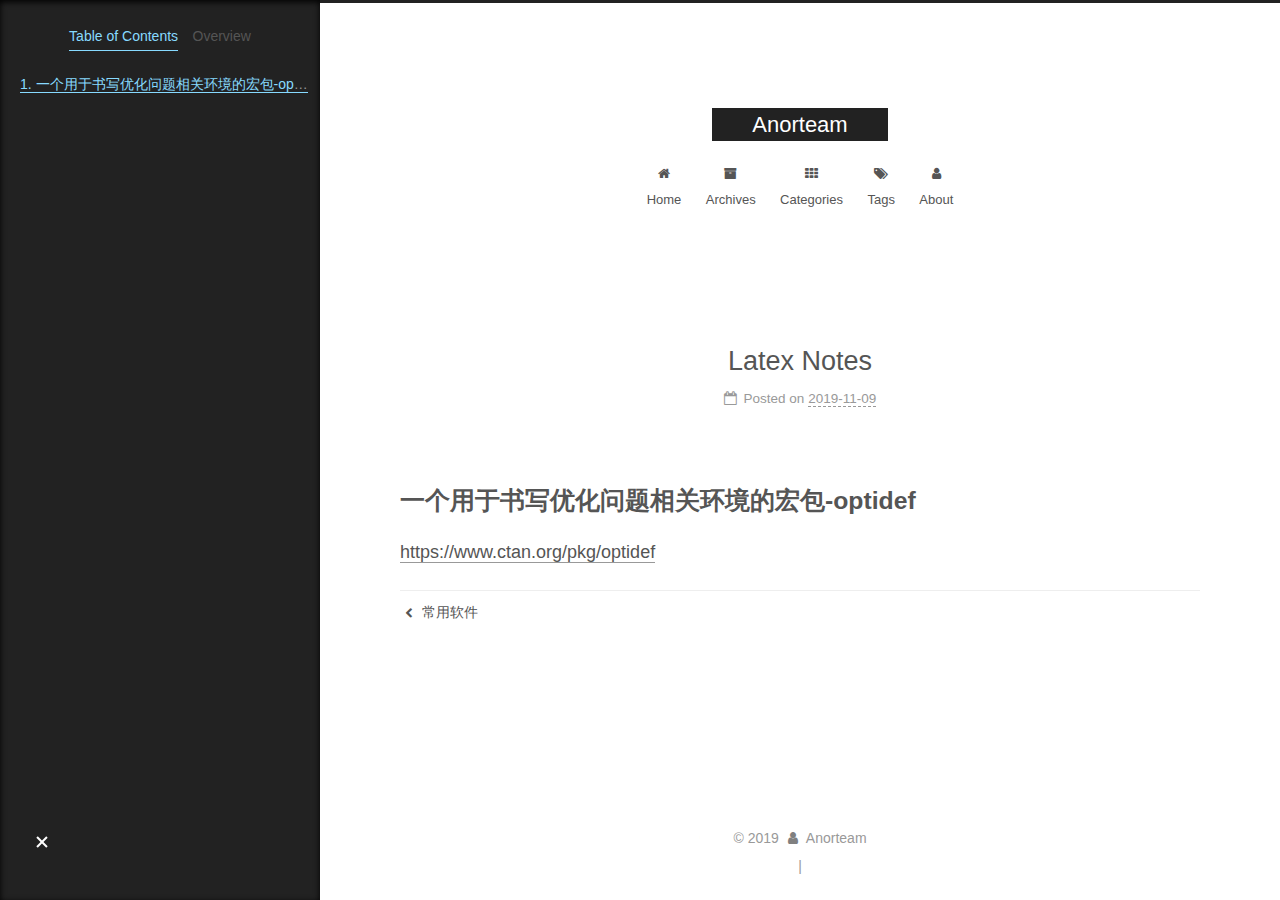
<file: 2019/11/09/20191109-Latex-Notes/index.html>
<!DOCTYPE html>
<html lang="en">
<head>
  <!-- hexo-inject:begin --><!-- hexo-inject:end --><meta charset="UTF-8">
<meta name="viewport" content="width=device-width, initial-scale=1, maximum-scale=2">
<meta name="theme-color" content="#222">
<meta name="generator" content="Hexo 4.0.0">
  <link rel="apple-touch-icon" sizes="180x180" href="/images/apple-touch-icon-next.png">
  <link rel="icon" type="image/png" sizes="32x32" href="/images/favicon-32x32-next.png">
  <link rel="icon" type="image/png" sizes="16x16" href="/images/favicon-16x16-next.png">
  <link rel="mask-icon" href="/images/logo.svg" color="#222">

<link rel="stylesheet" href="/css/main.css">


<link rel="stylesheet" href="/lib/font-awesome/css/font-awesome.min.css">


<script id="hexo-configurations">
  var NexT = window.NexT || {};
  var CONFIG = {
    root: '/',
    scheme: 'Muse',
    version: '7.5.0',
    exturl: false,
    sidebar: {"position":"left","display":"post","offset":12,"onmobile":false},
    copycode: {"enable":false,"show_result":false,"style":null},
    back2top: {"enable":true,"sidebar":false,"scrollpercent":false},
    bookmark: {"enable":false,"color":"#222","save":"auto"},
    fancybox: false,
    mediumzoom: false,
    lazyload: false,
    pangu: false,
    algolia: {
      appID: '',
      apiKey: '',
      indexName: '',
      hits: {"per_page":10},
      labels: {"input_placeholder":"Search for Posts","hits_empty":"We didn't find any results for the search: ${query}","hits_stats":"${hits} results found in ${time} ms"}
    },
    localsearch: {"enable":false,"trigger":"auto","top_n_per_article":1,"unescape":false,"preload":false},
    path: '',
    motion: {"enable":false,"async":false,"transition":{"post_block":"fadeIn","post_header":"slideDownIn","post_body":"slideDownIn","coll_header":"slideLeftIn","sidebar":"slideUpIn"}},
    translation: {
      copy_button: 'Copy',
      copy_success: 'Copied',
      copy_failure: 'Copy failed'
    },
    sidebarPadding: 40
  };
</script>

  <meta name="description" content="一个用于书写优化问题相关环境的宏包-optidefhttps:&#x2F;&#x2F;www.ctan.org&#x2F;pkg&#x2F;optidef">
<meta property="og:type" content="article">
<meta property="og:title" content="Latex Notes">
<meta property="og:url" content="http:&#x2F;&#x2F;yoursite.com&#x2F;2019&#x2F;11&#x2F;09&#x2F;20191109-Latex-Notes&#x2F;index.html">
<meta property="og:site_name" content="Anorteam">
<meta property="og:description" content="一个用于书写优化问题相关环境的宏包-optidefhttps:&#x2F;&#x2F;www.ctan.org&#x2F;pkg&#x2F;optidef">
<meta property="og:locale" content="en">
<meta property="og:updated_time" content="2019-11-09T08:57:05.428Z">
<meta name="twitter:card" content="summary">

<link rel="canonical" href="http://yoursite.com/2019/11/09/20191109-Latex-Notes/">


<script id="page-configurations">
  // https://hexo.io/docs/variables.html
  CONFIG.page = {
    sidebar: "",
    isHome: false,
    isPost: true,
    isPage: false,
    isArchive: false
  };
</script>

  <title>Latex Notes | Anorteam</title>
  


  <script>
    var _hmt = _hmt || [];
    (function() {
      var hm = document.createElement("script");
      hm.src = "https://hm.baidu.com/hm.js?d6268fba6fe25b1d26465d36213bb69b";
      var s = document.getElementsByTagName("script")[0];
      s.parentNode.insertBefore(hm, s);
    })();
  </script>




  <noscript>
  <style>
  .use-motion .brand,
  .use-motion .menu-item,
  .sidebar-inner,
  .use-motion .post-block,
  .use-motion .pagination,
  .use-motion .comments,
  .use-motion .post-header,
  .use-motion .post-body,
  .use-motion .collection-header { opacity: initial; }

  .use-motion .site-title,
  .use-motion .site-subtitle {
    opacity: initial;
    top: initial;
  }

  .use-motion .logo-line-before i { left: initial; }
  .use-motion .logo-line-after i { right: initial; }
  </style>
</noscript><!-- hexo-inject:begin --><!-- hexo-inject:end -->

</head>

<body itemscope itemtype="http://schema.org/WebPage">
  <!-- hexo-inject:begin --><!-- hexo-inject:end --><div class="container">
    <div class="headband"></div>

    <header class="header" itemscope itemtype="http://schema.org/WPHeader">
      <div class="header-inner"><div class="site-brand-container">
  <div class="site-meta">

    <div>
      <a href="/" class="brand" rel="start">
        <span class="logo-line-before"><i></i></span>
        <span class="site-title">Anorteam</span>
        <span class="logo-line-after"><i></i></span>
      </a>
    </div>
  </div>

  <div class="site-nav-toggle">
    <div class="toggle" aria-label="Toggle navigation bar">
      <span class="toggle-line toggle-line-first"></span>
      <span class="toggle-line toggle-line-middle"></span>
      <span class="toggle-line toggle-line-last"></span>
    </div>
  </div>
</div>


<nav class="site-nav">
  
  <ul id="menu" class="menu">
        <li class="menu-item menu-item-home">

    <a href="/" rel="section"><i class="fa fa-fw fa-home"></i>Home</a>

  </li>
        <li class="menu-item menu-item-archives">

    <a href="/archives/" rel="section"><i class="fa fa-fw fa-archive"></i>Archives</a>

  </li>
        <li class="menu-item menu-item-categories">

    <a href="/categories/" rel="section"><i class="fa fa-fw fa-th"></i>Categories</a>

  </li>
        <li class="menu-item menu-item-tags">

    <a href="/tags/" rel="section"><i class="fa fa-fw fa-tags"></i>Tags</a>

  </li>
        <li class="menu-item menu-item-about">

    <a href="/about/" rel="section"><i class="fa fa-fw fa-user"></i>About</a>

  </li>
  </ul>

</nav>
</div>
    </header>

    
  <div class="back-to-top">
    <i class="fa fa-arrow-up"></i>
    <span>0%</span>
  </div>


    <main class="main">
      <div class="main-inner">
        <div class="content-wrap">
          

          <div class="content">
            

  <div class="posts-expand">
      
  
  
  <article itemscope itemtype="http://schema.org/Article" class="post-block " lang="en">
    <link itemprop="mainEntityOfPage" href="http://yoursite.com/2019/11/09/20191109-Latex-Notes/">

    <span hidden itemprop="author" itemscope itemtype="http://schema.org/Person">
      <meta itemprop="image" content="/images/avatar.gif">
      <meta itemprop="name" content="Anorteam">
      <meta itemprop="description" content="">
    </span>

    <span hidden itemprop="publisher" itemscope itemtype="http://schema.org/Organization">
      <meta itemprop="name" content="Anorteam">
    </span>
      <header class="post-header">
        <h1 class="post-title" itemprop="name headline">
          Latex Notes
        </h1>

        <div class="post-meta">
            <span class="post-meta-item">
              <span class="post-meta-item-icon">
                <i class="fa fa-calendar-o"></i>
              </span>
              <span class="post-meta-item-text">Posted on</span>
              

              <time title="Created: 2019-11-09 16:54:46 / Modified: 16:57:05" itemprop="dateCreated datePublished" datetime="2019-11-09T16:54:46+08:00">2019-11-09</time>
            </span>

          
            <span class="post-meta-item" title="Views" id="busuanzi_container_page_pv" style="display: none;">
              <span class="post-meta-item-icon">
                <i class="fa fa-eye"></i>
              </span>
              <span class="post-meta-item-text">Views: </span>
              <span id="busuanzi_value_page_pv"></span>
            </span>

        </div>
      </header>

    
    
    
    <div class="post-body" itemprop="articleBody">

      
        <h2 id="一个用于书写优化问题相关环境的宏包-optidef"><a href="#一个用于书写优化问题相关环境的宏包-optidef" class="headerlink" title="一个用于书写优化问题相关环境的宏包-optidef"></a>一个用于书写优化问题相关环境的宏包-optidef</h2><p><a href="https://www.ctan.org/pkg/optidef" target="_blank" rel="noopener">https://www.ctan.org/pkg/optidef</a></p>

    </div>

    
    
    

      <footer class="post-footer">

        

          <div class="post-nav">
            <div class="post-nav-next post-nav-item">
                <a href="/2019/11/07/20191107-software-lists/" rel="next" title="常用软件">
                  <i class="fa fa-chevron-left"></i> 常用软件
                </a>
            </div>

            <span class="post-nav-divider"></span>

            <div class="post-nav-prev post-nav-item">
            </div>
          </div>
      </footer>
    
  </article>
  
  
  

  </div>


          </div>
          

        </div>
          
  
  <div class="toggle sidebar-toggle">
    <span class="toggle-line toggle-line-first"></span>
    <span class="toggle-line toggle-line-middle"></span>
    <span class="toggle-line toggle-line-last"></span>
  </div>

  <aside class="sidebar">
    <div class="sidebar-inner">

      <ul class="sidebar-nav motion-element">
        <li class="sidebar-nav-toc">
          Table of Contents
        </li>
        <li class="sidebar-nav-overview">
          Overview
        </li>
      </ul>

      <!--noindex-->
      <div class="post-toc-wrap sidebar-panel">
          <div class="post-toc motion-element"><ol class="nav"><li class="nav-item nav-level-2"><a class="nav-link" href="#一个用于书写优化问题相关环境的宏包-optidef"><span class="nav-number">1.</span> <span class="nav-text">一个用于书写优化问题相关环境的宏包-optidef</span></a></li></ol></div>
      </div>
      <!--/noindex-->

      <div class="site-overview-wrap sidebar-panel">
        <div class="site-author motion-element" itemprop="author" itemscope itemtype="http://schema.org/Person">
  <img class="site-author-image" itemprop="image" alt="Anorteam"
    src="/images/avatar.gif">
  <p class="site-author-name" itemprop="name">Anorteam</p>
  <div class="site-description" itemprop="description"></div>
</div>
<div class="site-state-wrap motion-element">
  <nav class="site-state">
      <div class="site-state-item site-state-posts">
          <a href="/archives/">
        
          <span class="site-state-item-count">3</span>
          <span class="site-state-item-name">posts</span>
        </a>
      </div>
      <div class="site-state-item site-state-tags">
            <a href="/tags/">
          
        <span class="site-state-item-count">1</span>
        <span class="site-state-item-name">tags</span></a>
      </div>
  </nav>
</div>
  <div class="links-of-author motion-element">
      <span class="links-of-author-item">
        <a href="https://github.com/anorteam" title="GitHub &amp;rarr; https:&#x2F;&#x2F;github.com&#x2F;anorteam" rel="noopener" target="_blank"><i class="fa fa-fw fa-github"></i>GitHub</a>
      </span>
  </div>



      </div>

    </div>
  </aside>
  <div id="sidebar-dimmer"></div>


      </div>
    </main>

    <footer class="footer">
      <div class="footer-inner">
        

<div class="copyright">
  
  &copy; 
  <span itemprop="copyrightYear">2019</span>
  <span class="with-love">
    <i class="fa fa-user"></i>
  </span>
  <span class="author" itemprop="copyrightHolder">Anorteam</span>
</div>

        
<div class="busuanzi-count">
  <script async src="https://busuanzi.ibruce.info/busuanzi/2.3/busuanzi.pure.mini.js"></script>
    <span class="post-meta-item" id="busuanzi_container_site_uv" style="display: none;">
      <span class="post-meta-item-icon">
        <i class="fa fa-user"></i>
      </span>
      <span class="site-uv" title="Total Visitors">
        <span id="busuanzi_value_site_uv"></span>
      </span>
    </span>
    <span class="post-meta-divider">|</span>
    <span class="post-meta-item" id="busuanzi_container_site_pv" style="display: none;">
      <span class="post-meta-item-icon">
        <i class="fa fa-eye"></i>
      </span>
      <span class="site-pv" title="Total Views">
        <span id="busuanzi_value_site_pv"></span>
      </span>
    </span>
</div>












        
      </div>
    </footer>
  </div>

  
  <script src="/lib/anime.min.js"></script>
<script src="/js/utils.js"></script>
<script src="/js/schemes/muse.js"></script>
<script src="/js/next-boot.js"></script><!-- hexo-inject:begin --><!-- hexo-inject:end -->



  
















  

  

  

</body>
</html>
</file>
<file: css/main.css>
html {
  line-height: 1.15; /* 1 */
  -webkit-text-size-adjust: 100%; /* 2 */
}
body {
  margin: 0;
}
main {
  display: block;
}
h1 {
  font-size: 2em;
  margin: 0.67em 0;
}
hr {
  box-sizing: content-box; /* 1 */
  height: 0; /* 1 */
  overflow: visible; /* 2 */
}
pre {
  font-family: monospace, monospace; /* 1 */
  font-size: 1em; /* 2 */
}
a {
  background: transparent;
}
abbr[title] {
  border-bottom: none; /* 1 */
  text-decoration: underline; /* 2 */
  text-decoration: underline dotted; /* 2 */
}
b,
strong {
  font-weight: bolder;
}
code,
kbd,
samp {
  font-family: monospace, monospace; /* 1 */
  font-size: 1em; /* 2 */
}
small {
  font-size: 80%;
}
sub,
sup {
  font-size: 75%;
  line-height: 0;
  position: relative;
  vertical-align: baseline;
}
sub {
  bottom: -0.25em;
}
sup {
  top: -0.5em;
}
img {
  border-style: none;
}
button,
input,
optgroup,
select,
textarea {
  font-family: inherit; /* 1 */
  font-size: 100%; /* 1 */
  line-height: 1.15; /* 1 */
  margin: 0; /* 2 */
}
button,
input {
/* 1 */
  overflow: visible;
}
button,
select {
/* 1 */
  text-transform: none;
}
button,
[type='button'],
[type='reset'],
[type='submit'] {
  -webkit-appearance: button;
}
button::-moz-focus-inner,
[type='button']::-moz-focus-inner,
[type='reset']::-moz-focus-inner,
[type='submit']::-moz-focus-inner {
  border-style: none;
  padding: 0;
}
button:-moz-focusring,
[type='button']:-moz-focusring,
[type='reset']:-moz-focusring,
[type='submit']:-moz-focusring {
  outline: 1px dotted ButtonText;
}
fieldset {
  padding: 0.35em 0.75em 0.625em;
}
legend {
  box-sizing: border-box; /* 1 */
  color: inherit; /* 2 */
  display: table; /* 1 */
  max-width: 100%; /* 1 */
  padding: 0; /* 3 */
  white-space: normal; /* 1 */
}
progress {
  vertical-align: baseline;
}
textarea {
  overflow: auto;
}
[type='checkbox'],
[type='radio'] {
  box-sizing: border-box; /* 1 */
  padding: 0; /* 2 */
}
[type='number']::-webkit-inner-spin-button,
[type='number']::-webkit-outer-spin-button {
  height: auto;
}
[type='search'] {
  outline-offset: -2px; /* 2 */
  -webkit-appearance: textfield; /* 1 */
}
[type='search']::-webkit-search-decoration {
  -webkit-appearance: none;
}
::-webkit-file-upload-button {
  font: inherit; /* 2 */
  -webkit-appearance: button; /* 1 */
}
details {
  display: block;
}
summary {
  display: list-item;
}
template {
  display: none;
}
[hidden] {
  display: none;
}
::selection {
  background: #262a30;
  color: #fff;
}
html,
body {
  height: 100%;
}
body {
  background: #fff;
  color: #555;
  font-family: 'Lato', "PingFang SC", "Microsoft YaHei", sans-serif;
  font-size: 1em;
  line-height: 2;
}
@media (max-width: 991px) {
  body {
    padding-left: 0 !important;
    padding-right: 0 !important;
  }
}
h1,
h2,
h3,
h4,
h5,
h6 {
  font-family: 'Lato', "PingFang SC", "Microsoft YaHei", sans-serif;
  font-weight: bold;
  line-height: 1.5;
  margin: 20px 0 15px;
  padding: 0;
}
h1 {
  font-size: 1.5em;
}
h2 {
  font-size: 1.375em;
}
h3 {
  font-size: 1.25em;
}
h4 {
  font-size: 1.125em;
}
h5 {
  font-size: 1em;
}
h6 {
  font-size: 0.875em;
}
p {
  margin: 0 0 20px 0;
}
a,
span.exturl {
  overflow-wrap: break-word;
  word-wrap: break-word;
  border-bottom: 1px solid #999;
  color: #555;
  outline: 0;
  text-decoration: none;
  cursor: pointer;
}
a:hover,
span.exturl:hover {
  border-bottom-color: #222;
  color: #222;
}
iframe,
img,
video {
  display: block;
  margin-left: auto;
  margin-right: auto;
  max-width: 100%;
}
hr {
  background-color: #ddd;
  background-image: repeating-linear-gradient(-45deg, #fff, #fff 4px, transparent 4px, transparent 8px);
  border: 0;
  height: 3px;
  margin: 40px 0;
}
blockquote {
  border-left: 4px solid #ddd;
  color: #666;
  margin: 0;
  padding: 0 15px;
}
blockquote cite::before {
  content: '-';
  padding: 0 5px;
}
dt {
  font-weight: 700;
}
dd {
  margin: 0;
  padding: 0;
}
kbd {
  background-color: #f5f5f5;
  background-image: linear-gradient(#eee, #fff, #eee);
  border: 1px solid #ccc;
  border-radius: 0.2em;
  box-shadow: 0.1em 0.1em 0.2em rgba(0,0,0,0.1);
  font-family: inherit;
  padding: 0.1em 0.3em;
  white-space: nowrap;
}
.table-container {
  -webkit-overflow-scrolling: touch;
  overflow: auto;
}
table {
  border-collapse: collapse;
  border-spacing: 0;
  font-size: 0.875em;
  margin: 0 0 20px 0;
  width: 100%;
}
table > tbody > tr:nth-of-type(odd) {
  background: #f9f9f9;
}
table > tbody > tr:hover {
  background: #f5f5f5;
}
caption,
th,
td {
  font-weight: normal;
  padding: 8px;
  text-align: left;
  vertical-align: middle;
}
th,
td {
  border: 1px solid #ddd;
  border-bottom: 3px solid #ddd;
}
th {
  font-weight: 700;
  padding-bottom: 10px;
}
td {
  border-bottom-width: 1px;
}
.btn {
  background: #222;
  border: 2px solid #222;
  border-radius: 0;
  color: #fff;
  display: inline-block;
  font-size: 0.875em;
  line-height: 2;
  padding: 0 20px;
  text-decoration: none;
  transition-property: background-color;
  transition-delay: 0s;
  transition-duration: 0.2s;
  transition-timing-function: ease-in-out;
}
.btn:hover {
  background: #fff;
  border-color: #222;
  color: #222;
}
.btn + .btn {
  margin: 0 0 8px 8px;
}
.btn .fa-fw {
  text-align: left;
  width: 1.285714285714286em;
}
.toggle {
  line-height: 0;
}
.toggle .toggle-line {
  background: #fff;
  display: inline-block;
  height: 2px;
  left: 0;
  position: relative;
  top: 0;
  transition: all 0.4s;
  vertical-align: top;
  width: 100%;
}
.toggle .toggle-line:not(:first-child) {
  margin-top: 3px;
}
.toggle.toggle-arrow .toggle-line-first {
  left: 50%;
  top: 2px;
  transform: rotate(45deg);
  width: 50%;
}
.toggle.toggle-arrow .toggle-line-middle {
  left: 2px;
  width: 90%;
}
.toggle.toggle-arrow .toggle-line-last {
  left: 50%;
  top: -2px;
  transform: rotate(-45deg);
  width: 50%;
}
.toggle.toggle-close .toggle-line-first {
  transform: rotate(-45deg);
  top: 5px;
}
.toggle.toggle-close .toggle-line-middle {
  opacity: 0;
}
.toggle.toggle-close .toggle-line-last {
  transform: rotate(45deg);
  top: -5px;
}
pre,
.highlight {
  background: #f7f7f7;
  color: #4d4d4c;
  line-height: 1.6;
  margin: 0 auto 20px;
}
pre,
code {
  font-family: consolas, Menlo, monospace, "PingFang SC", "Microsoft YaHei";
}
code {
  background: #eee;
  border-radius: 3px;
  color: #555;
  padding: 2px 4px;
  overflow-wrap: break-word;
  word-wrap: break-word;
}
pre {
  overflow: auto;
  padding: 10px;
}
pre code {
  background: none;
  color: #4d4d4c;
  font-size: 0.875em;
  padding: 0;
  text-shadow: none;
}
.highlight *::selection {
  background: #d6d6d6;
}
.highlight pre {
  border: 0;
  margin: 0;
  padding: 10px 0;
}
.highlight table {
  border: 0;
  margin: 0;
  width: auto;
}
.highlight td {
  border: 0;
  padding: 0;
}
.highlight figcaption {
  background: #eee;
  color: #4d4d4c;
  line-height: 1em;
  margin: 0;
  padding: 0.5em;
}
.highlight figcaption::before,
.highlight figcaption::after {
  content: ' ';
  display: table;
}
.highlight figcaption::after {
  clear: both;
}
.highlight figcaption a {
  color: #4d4d4c;
  float: right;
}
.highlight figcaption a:hover {
  border-bottom-color: #4d4d4c;
}
.highlight .gutter pre {
  background: #eff2f3;
  color: #869194;
  padding-left: 10px;
  padding-right: 10px;
  text-align: right;
}
.highlight .code pre {
  background: #f7f7f7;
  padding-left: 10px;
  width: 100%;
}
.gutter {
  -moz-user-select: none;
  -ms-user-select: none;
  -webkit-user-select: none;
  user-select: none;
}
.gist table {
  width: auto;
}
.gist table td {
  border: 0;
}
pre .deletion {
  background: #fdd;
}
pre .addition {
  background: #dfd;
}
pre .meta {
  color: #eab700;
  -moz-user-select: none;
  -ms-user-select: none;
  -webkit-user-select: none;
  user-select: none;
}
pre .comment {
  color: #8e908c;
}
pre .variable,
pre .attribute,
pre .tag,
pre .name,
pre .regexp,
pre .ruby .constant,
pre .xml .tag .title,
pre .xml .pi,
pre .xml .doctype,
pre .html .doctype,
pre .css .id,
pre .css .class,
pre .css .pseudo {
  color: #c82829;
}
pre .number,
pre .preprocessor,
pre .built_in,
pre .builtin-name,
pre .literal,
pre .params,
pre .constant,
pre .command {
  color: #f5871f;
}
pre .ruby .class .title,
pre .css .rules .attribute,
pre .string,
pre .symbol,
pre .value,
pre .inheritance,
pre .header,
pre .ruby .symbol,
pre .xml .cdata,
pre .special,
pre .formula {
  color: #718c00;
}
pre .title,
pre .css .hexcolor {
  color: #3e999f;
}
pre .function,
pre .python .decorator,
pre .python .title,
pre .ruby .function .title,
pre .ruby .title .keyword,
pre .perl .sub,
pre .javascript .title,
pre .coffeescript .title {
  color: #4271ae;
}
pre .keyword,
pre .javascript .function {
  color: #8959a8;
}
.blockquote-center {
  border-left: none;
  margin: 40px 0;
  padding: 0;
  position: relative;
  text-align: center;
}
.blockquote-center::before,
.blockquote-center::after {
  background-repeat: no-repeat;
  background-size: 22px 22px;
  content: ' ';
  display: block;
  height: 24px;
  opacity: 0.2;
  position: absolute;
  width: 100%;
}
.blockquote-center::before {
  background-image: url("../images/quote-l.svg");
  background-position: 0 -6px;
  border-top: 1px solid #ccc;
  top: -20px;
}
.blockquote-center::after {
  background-image: url("../images/quote-r.svg");
  background-position: 100% 8px;
  border-bottom: 1px solid #ccc;
  bottom: -20px;
}
.blockquote-center p,
.blockquote-center div {
  text-align: center;
}
.post-body .group-picture img {
  border: 0;
  margin: 0 auto;
  padding: 0 3px;
}
.post-body .group-picture-row {
  margin-bottom: 6px;
  overflow: hidden;
}
.post-body .group-picture-column {
  float: left;
  margin-bottom: 10px;
}
.post-body .label {
  display: inline;
  padding: 0 2px;
}
.post-body .label.default {
  background: #f0f0f0;
}
.post-body .label.primary {
  background: #efe6f7;
}
.post-body .label.info {
  background: #e5f2f8;
}
.post-body .label.success {
  background: #e7f4e9;
}
.post-body .label.warning {
  background: #fcf6e1;
}
.post-body .label.danger {
  background: #fae8eb;
}
.post-body .tabs {
  margin-bottom: 20px;
}
.post-body .tabs,
.tabs-comment {
  display: block;
  padding-top: 10px;
  position: relative;
}
.post-body .tabs ul.nav-tabs,
.tabs-comment ul.nav-tabs {
  display: flex;
  flex-wrap: wrap;
  margin: 0;
  margin-bottom: -1px;
  padding: 0;
}
@media (max-width: 413px) {
  .post-body .tabs ul.nav-tabs,
  .tabs-comment ul.nav-tabs {
    display: block;
    margin-bottom: 5px;
  }
}
.post-body .tabs ul.nav-tabs li.tab,
.tabs-comment ul.nav-tabs li.tab {
  background: #fff;
  border-bottom: 1px solid #ddd;
  border-left: 1px solid transparent;
  border-right: 1px solid transparent;
  border-top: 3px solid transparent;
  flex-grow: 1;
  list-style-type: none;
}
@media (max-width: 413px) {
  .post-body .tabs ul.nav-tabs li.tab,
  .tabs-comment ul.nav-tabs li.tab {
    border-bottom: 1px solid transparent;
    border-left: 3px solid transparent;
    border-right: 1px solid transparent;
    border-top: 1px solid transparent;
  }
}
.post-body .tabs ul.nav-tabs li.tab a,
.tabs-comment ul.nav-tabs li.tab a {
  border-bottom: initial;
  display: block;
  line-height: 1.8em;
  outline: 0;
  padding: 0.25em 0.75em;
  text-align: center;
  transition-delay: 0s;
  transition-duration: 0.2s;
  transition-timing-function: ease-out;
}
.post-body .tabs ul.nav-tabs li.tab a i,
.tabs-comment ul.nav-tabs li.tab a i {
  width: 1.285714285714286em;
}
.post-body .tabs ul.nav-tabs li.tab.active,
.tabs-comment ul.nav-tabs li.tab.active {
  border-bottom: 1px solid transparent;
  border-left: 1px solid #ddd;
  border-right: 1px solid #ddd;
  border-top: 3px solid #fc6423;
}
@media (max-width: 413px) {
  .post-body .tabs ul.nav-tabs li.tab.active,
  .tabs-comment ul.nav-tabs li.tab.active {
    border-bottom: 1px solid #ddd;
    border-left: 3px solid #fc6423;
    border-right: 1px solid #ddd;
    border-top: 1px solid #ddd;
  }
}
.post-body .tabs ul.nav-tabs li.tab.active a,
.tabs-comment ul.nav-tabs li.tab.active a {
  color: #555;
  cursor: default;
}
.post-body .tabs .tab-content .tab-pane,
.tabs-comment .tab-content .tab-pane {
  border: 1px solid #ddd;
  padding: 20px 20px 0 20px;
}
.post-body .tabs .tab-content .tab-pane:not(.active),
.tabs-comment .tab-content .tab-pane:not(.active) {
  display: none;
}
.post-body .tabs .tab-content .tab-pane.active,
.tabs-comment .tab-content .tab-pane.active {
  display: block;
}
.post-body .note {
  margin-bottom: 20px;
  padding: 15px;
  position: relative;
  border: 1px solid #eee;
  border-left-width: 5px;
  border-radius: 3px;
}
.post-body .note h2,
.post-body .note h3,
.post-body .note h4,
.post-body .note h5,
.post-body .note h6 {
  margin-top: 0;
  border-bottom: initial;
  margin-bottom: 0;
  padding-top: 0;
}
.post-body .note p:first-child,
.post-body .note ul:first-child,
.post-body .note ol:first-child,
.post-body .note table:first-child,
.post-body .note pre:first-child,
.post-body .note blockquote:first-child,
.post-body .note img:first-child {
  margin-top: 0;
}
.post-body .note p:last-child,
.post-body .note ul:last-child,
.post-body .note ol:last-child,
.post-body .note table:last-child,
.post-body .note pre:last-child,
.post-body .note blockquote:last-child,
.post-body .note img:last-child {
  margin-bottom: 0;
}
.post-body .note.default {
  border-left-color: #777;
}
.post-body .note.default h2,
.post-body .note.default h3,
.post-body .note.default h4,
.post-body .note.default h5,
.post-body .note.default h6 {
  color: #777;
}
.post-body .note.primary {
  border-left-color: #6f42c1;
}
.post-body .note.primary h2,
.post-body .note.primary h3,
.post-body .note.primary h4,
.post-body .note.primary h5,
.post-body .note.primary h6 {
  color: #6f42c1;
}
.post-body .note.info {
  border-left-color: #428bca;
}
.post-body .note.info h2,
.post-body .note.info h3,
.post-body .note.info h4,
.post-body .note.info h5,
.post-body .note.info h6 {
  color: #428bca;
}
.post-body .note.success {
  border-left-color: #5cb85c;
}
.post-body .note.success h2,
.post-body .note.success h3,
.post-body .note.success h4,
.post-body .note.success h5,
.post-body .note.success h6 {
  color: #5cb85c;
}
.post-body .note.warning {
  border-left-color: #f0ad4e;
}
.post-body .note.warning h2,
.post-body .note.warning h3,
.post-body .note.warning h4,
.post-body .note.warning h5,
.post-body .note.warning h6 {
  color: #f0ad4e;
}
.post-body .note.danger {
  border-left-color: #d9534f;
}
.post-body .note.danger h2,
.post-body .note.danger h3,
.post-body .note.danger h4,
.post-body .note.danger h5,
.post-body .note.danger h6 {
  color: #d9534f;
}
.pagination .prev,
.pagination .next,
.pagination .page-number,
.pagination .space {
  display: inline-block;
  margin: 0 10px;
  padding: 0 11px;
  position: relative;
  top: -1px;
}
@media (max-width: 767px) {
  .pagination .prev,
  .pagination .next,
  .pagination .page-number,
  .pagination .space {
    margin: 0 5px;
  }
}
.pagination {
  border-top: 1px solid #eee;
  margin: 120px 0 0;
  text-align: center;
}
.pagination .prev,
.pagination .next,
.pagination .page-number {
  border-bottom: 0;
  border-top: 1px solid #eee;
  transition-property: border-color;
  transition-delay: 0s;
  transition-duration: 0.2s;
  transition-timing-function: ease-in-out;
}
.pagination .prev:hover,
.pagination .next:hover,
.pagination .page-number:hover {
  border-top-color: #222;
}
.pagination .space {
  margin: 0;
  padding: 0;
}
.pagination .prev {
  margin-left: 0;
}
.pagination .next {
  margin-right: 0;
}
.pagination .page-number.current {
  background: #ccc;
  border-top-color: #ccc;
  color: #fff;
}
@media (max-width: 767px) {
  .pagination {
    border-top: none;
  }
  .pagination .prev,
  .pagination .next,
  .pagination .page-number {
    border-bottom: 1px solid #eee;
    border-top: 0;
    margin-bottom: 10px;
    padding: 0 10px;
  }
  .pagination .prev:hover,
  .pagination .next:hover,
  .pagination .page-number:hover {
    border-bottom-color: #222;
  }
}
.comments {
  margin: 60px 20px 0;
  overflow: hidden;
}
.comment-button-group {
  display: flex;
  flex-wrap: wrap-reverse;
  justify-content: center;
  margin: 1em 0;
}
.comment-button-group .comment-button {
  margin: 0.1em 0.2em;
}
.comment-button-group .comment-button.active {
  background: #fff;
  border-color: #222;
  color: #222;
}
.comment-position {
  display: none;
}
.comment-position.active {
  display: block;
}
.tabs-comment {
  background: #fff;
  margin-top: 4em;
  padding-top: 0;
}
.tabs-comment .comments {
  border: 0;
  box-shadow: none;
  margin-top: 0;
  padding-top: 0;
}
.container {
  min-height: 100%;
  position: relative;
}
.main-inner {
  margin: 0 auto;
  width: 700px;
}
@media (min-width: 1200px) {
  .main-inner {
    width: 800px;
  }
}
@media (min-width: 1600px) {
  .main-inner {
    width: 900px;
  }
}
.header {
  background: transparent;
}
.header-inner {
  margin: 0 auto;
  position: relative;
  width: 700px;
}
@media (min-width: 1200px) {
  .header-inner {
    width: 800px;
  }
}
@media (min-width: 1600px) {
  .header-inner {
    width: 900px;
  }
}
.headband {
  background: #222;
  height: 3px;
}
.site-meta {
  margin: 0;
  text-align: center;
}
@media (max-width: 767px) {
  .site-meta {
    text-align: center;
  }
}
.brand {
  background: #222;
  border-bottom: none;
  color: #fff;
  display: inline-block;
  line-height: 1.375em;
  padding: 0 40px;
  position: relative;
}
.brand:hover {
  color: #fff;
}
.site-title {
  display: inline-block;
  font-family: 'Lato', "PingFang SC", "Microsoft YaHei", sans-serif;
  font-size: 1.375em;
  font-weight: normal;
  line-height: 1.5;
  vertical-align: top;
}
.site-subtitle {
  color: #999;
  font-size: 0.8125em;
  margin-top: 10px;
}
.use-motion .brand {
  opacity: 0;
}
.use-motion .site-title,
.use-motion .site-subtitle,
.use-motion .custom-logo-image {
  opacity: 0;
  position: relative;
  top: -10px;
}
.site-nav-toggle {
  display: none;
  left: 10px;
  position: absolute;
}
@media (max-width: 767px) {
  .site-nav-toggle {
    display: block;
  }
}
.site-nav-toggle .toggle {
  background: transparent;
  border: 0;
  margin-top: 2px;
  padding: 10px;
  width: 22px;
}
.site-nav-toggle .toggle .toggle-line {
  background: #555;
  border-radius: 1px;
}
.site-nav {
  display: block;
}
@media (max-width: 767px) {
  .site-nav {
    border-top: 1px solid #ddd;
    clear: both;
    display: none;
    margin: 0 -10px;
    padding: 0 10px;
  }
}
.site-nav.site-nav-on {
  display: block;
}
.menu {
  margin-top: 20px;
  padding-left: 0;
  text-align: center;
}
.menu-item {
  display: inline-block;
  list-style: none;
  margin: 0 10px;
}
@media (max-width: 767px) {
  .menu-item {
    margin-top: 10px;
  }
}
.menu-item a,
.menu-item span.exturl {
  border-bottom: 0;
  display: block;
  font-size: 0.8125em;
  transition-property: border-color;
  transition-delay: 0s;
  transition-duration: 0.2s;
  transition-timing-function: ease-in-out;
}
@media (hover: none) {
  .menu-item a:hover,
  .menu-item span.exturl:hover {
    border-bottom-color: transparent !important;
  }
}
.menu-item .fa {
  margin-right: 8px;
}
.menu-item .badge {
  display: inline-block;
  font-weight: 700;
  line-height: 1;
  margin-left: 0.35em;
  margin-top: 0.35em;
  text-align: center;
  white-space: nowrap;
}
@media (max-width: 767px) {
  .menu-item .badge {
    float: right;
    margin-left: 0;
  }
}
.use-motion .menu-item {
  opacity: 0;
}
.sidebar {
  background: #222;
  bottom: 0;
  box-shadow: inset 0 2px 6px #000;
  position: fixed;
  top: 0;
  z-index: 1200;
}
.sidebar a,
.sidebar span.exturl {
  border-bottom-color: #555;
  color: #999;
}
.sidebar a:hover,
.sidebar span.exturl:hover {
  border-bottom-color: #eee;
  color: #eee;
}
@media (max-width: 991px) {
  .sidebar {
    display: none;
  }
}
.sidebar-inner {
  color: #999;
  padding: 20px 10px;
  text-align: center;
}
.site-overview-wrap {
  overflow-x: hidden;
  overflow-y: auto;
}
.cc-license {
  margin-top: 10px;
  text-align: center;
}
.cc-license .cc-opacity {
  border-bottom: none;
  opacity: 0.7;
}
.cc-license .cc-opacity:hover {
  opacity: 0.9;
}
.cc-license img {
  display: inline-block;
}
.site-author-image {
  border: 2px solid #333;
  display: block;
  height: auto;
  margin: 0 auto;
  max-width: 96px;
  padding: 2px;
}
.site-author-name {
  color: #f5f5f5;
  font-weight: normal;
  margin: 5px 0 0;
  text-align: center;
}
.site-description {
  color: #999;
  font-size: 1em;
  margin-top: 5px;
  text-align: center;
}
.links-of-author {
  margin-top: 15px;
}
.links-of-author a,
.links-of-author span.exturl {
  border-bottom-color: #555;
  display: inline-block;
  font-size: 0.8125em;
  margin-bottom: 10px;
  margin-right: 10px;
  vertical-align: middle;
}
.links-of-author a::before,
.links-of-author span.exturl::before {
  background: #ff03ff;
  border-radius: 50%;
  content: ' ';
  display: inline-block;
  height: 4px;
  margin-right: 3px;
  vertical-align: middle;
  width: 4px;
}
.feed-link,
.chat {
  margin-top: 15px;
}
.feed-link a,
.chat a {
  border: 1px solid #fc6423;
  border-radius: 4px;
  color: #fc6423;
  display: inline-block;
  padding: 0 15px;
}
.feed-link a .fa,
.chat a .fa {
  margin-right: 5px;
}
.feed-link a:hover,
.chat a:hover {
  background: #fc6423;
  border: 1px solid #fc6423;
  color: #fff;
}
.feed-link a:hover .fa,
.chat a:hover .fa {
  color: #fff;
}
.links-of-blogroll {
  font-size: 0.8125em;
  margin-top: 10px;
}
.links-of-blogroll-title {
  font-size: 0.875em;
  font-weight: 600;
  margin-top: 0;
}
.links-of-blogroll-list {
  list-style: none;
  margin: 0;
  padding: 0;
}
.links-of-blogroll-item {
  padding: 2px 10px;
}
.links-of-blogroll-item a,
.links-of-blogroll-item span.exturl {
  box-sizing: border-box;
  display: inline-block;
  max-width: 280px;
  overflow: hidden;
  text-overflow: ellipsis;
  white-space: nowrap;
}
#sidebar-dimmer {
  display: none;
}
@media (max-width: 767px) {
  #sidebar-dimmer {
    background: #000;
    display: block;
    height: 100%;
    left: 100%;
    opacity: 0;
    position: fixed;
    top: 0;
    width: 100%;
    z-index: 1100;
  }
  .sidebar-active + #sidebar-dimmer {
    opacity: 0.7;
    transform: translateX(-100%);
    transition: opacity 0.5s;
  }
}
.sidebar-nav {
  margin: 0;
  padding-bottom: 20px;
  padding-left: 0;
}
.sidebar-nav li {
  border-bottom: 1px solid transparent;
  color: #555;
  cursor: pointer;
  display: inline-block;
  font-size: 0.875em;
}
.sidebar-nav li.sidebar-nav-overview {
  margin-left: 10px;
}
.sidebar-nav li:hover {
  color: #f5f5f5;
}
.sidebar-nav .sidebar-nav-active {
  border-bottom-color: #87daff;
  color: #87daff;
}
.sidebar-nav .sidebar-nav-active:hover {
  color: #87daff;
}
.sidebar-panel {
  display: none;
}
.sidebar-panel-active {
  display: block;
}
.sidebar-toggle {
  background: #222;
  bottom: 45px;
  cursor: pointer;
  height: 14px;
  left: 30px;
  padding: 5px;
  position: fixed;
  width: 14px;
  z-index: 1300;
}
@media (max-width: 991px) {
  .sidebar-toggle {
    left: 20px;
    opacity: 0.8;
    display: none;
  }
}
.sidebar-toggle:hover .toggle-line {
  background: #87daff;
}
.post-toc-wrap {
  overflow-x: hidden;
  overflow-y: auto;
}
.post-toc {
  font-size: 0.875em;
}
.post-toc ol {
  list-style: none;
  margin: 0;
  padding: 0 2px 5px 10px;
  text-align: left;
}
.post-toc ol > ol {
  padding-left: 0;
}
.post-toc ol a {
  border-bottom-color: #555;
  color: #999;
  transition-property: all;
  transition-delay: 0s;
  transition-duration: 0.2s;
  transition-timing-function: ease-in-out;
}
.post-toc ol a:hover {
  border-bottom-color: #ccc;
  color: #ccc;
}
.post-toc .nav-item {
  line-height: 1.8;
  overflow: hidden;
  text-overflow: ellipsis;
  white-space: nowrap;
}
.post-toc .nav .nav-child {
  display: none;
}
.post-toc .nav .active > .nav-child {
  display: block;
}
.post-toc .nav .active-current > .nav-child {
  display: block;
}
.post-toc .nav .active-current > .nav-child > .nav-item {
  display: block;
}
.post-toc .nav .active > a {
  border-bottom-color: #87daff;
  color: #87daff;
}
.post-toc .nav .active-current > a {
  color: #87daff;
}
.post-toc .nav .active-current > a:hover {
  color: #87daff;
}
.site-state {
  display: flex;
  justify-content: center;
  line-height: 1.4;
  margin-top: 10px;
  overflow: hidden;
  text-align: center;
  white-space: nowrap;
}
.site-state-item {
  padding: 0 15px;
}
.site-state-item:not(:first-child) {
  border-left: 1px solid #333;
}
.site-state-item a {
  border-bottom: none;
}
.site-state-item-count {
  color: inherit;
  display: block;
  font-size: 1.25em;
  font-weight: 600;
  text-align: center;
}
.site-state-item-name {
  color: inherit;
  font-size: 0.875em;
}
.footer {
  color: #999;
  font-size: 0.875em;
  padding: 20px 0;
}
.footer.footer-fixed {
  bottom: 0;
  left: 0;
  position: absolute;
  right: 0;
}
.footer img {
  border: 0;
}
.footer-inner {
  box-sizing: border-box;
  margin: 0 auto;
  text-align: center;
  width: 700px;
}
@media (min-width: 1200px) {
  .footer-inner {
    width: 800px;
  }
}
@media (min-width: 1600px) {
  .footer-inner {
    width: 900px;
  }
}
.with-love {
  color: #808080;
  display: inline-block;
  margin: 0 5px;
}
.powered-by,
.theme-info {
  display: inline-block;
}
@-moz-keyframes iconAnimate {
  0%, 100% {
    transform: scale(1);
  }
  10%, 30% {
    transform: scale(0.9);
  }
  20%, 40%, 60%, 80% {
    transform: scale(1.1);
  }
  50%, 70% {
    transform: scale(1.1);
  }
}
@-webkit-keyframes iconAnimate {
  0%, 100% {
    transform: scale(1);
  }
  10%, 30% {
    transform: scale(0.9);
  }
  20%, 40%, 60%, 80% {
    transform: scale(1.1);
  }
  50%, 70% {
    transform: scale(1.1);
  }
}
@-o-keyframes iconAnimate {
  0%, 100% {
    transform: scale(1);
  }
  10%, 30% {
    transform: scale(0.9);
  }
  20%, 40%, 60%, 80% {
    transform: scale(1.1);
  }
  50%, 70% {
    transform: scale(1.1);
  }
}
@keyframes iconAnimate {
  0%, 100% {
    transform: scale(1);
  }
  10%, 30% {
    transform: scale(0.9);
  }
  20%, 40%, 60%, 80% {
    transform: scale(1.1);
  }
  50%, 70% {
    transform: scale(1.1);
  }
}
.back-to-top {
  background: #222;
  bottom: -100px;
  box-sizing: border-box;
  color: #fff;
  cursor: pointer;
  font-size: 12px;
  left: 30px;
  opacity: 1;
  padding: 0 6px;
  position: fixed;
  text-align: center;
  transition-property: bottom;
  z-index: 1300;
  transition-delay: 0s;
  transition-duration: 0.2s;
  transition-timing-function: ease-in-out;
  width: 24px;
}
.back-to-top span {
  display: none;
}
.back-to-top:hover {
  color: #87daff;
}
.back-to-top.back-to-top-on {
  bottom: 19px;
}
@media (max-width: 991px) {
  .back-to-top {
    left: 20px;
    opacity: 0.8;
  }
}
.post-body {
  overflow-wrap: break-word;
  word-wrap: break-word;
  font-family: 'Lato', "PingFang SC", "Microsoft YaHei", sans-serif;
}
@media (min-width: 1200px) {
  .post-body {
    font-size: 1.125em;
  }
}
.post-body span.exturl .fa {
  font-size: 0.875em;
  margin-left: 4px;
}
.post-body .image-caption,
.post-body .figure .caption {
  color: #999;
  font-size: 0.875em;
  font-weight: bold;
  line-height: 1;
  margin: -20px auto 15px;
  text-align: center;
}
.post-sticky-flag {
  display: inline-block;
  transform: rotate(30deg);
}
.post-button {
  margin-top: 40px;
  text-align: center;
}
.use-motion .post-block,
.use-motion .pagination,
.use-motion .comments {
  opacity: 0;
}
.use-motion .post-header {
  opacity: 0;
}
.use-motion .post-body {
  opacity: 0;
}
.use-motion .collection-header {
  opacity: 0;
}
.posts-collapse {
  margin-left: 55px;
  position: relative;
}
@media (max-width: 767px) {
  .posts-collapse {
    margin-left: 20px;
    margin-right: 20px;
  }
}
.posts-collapse .collection-title {
  font-size: 1.125em;
  position: relative;
}
.posts-collapse .collection-title::before {
  background: #999;
  border: 1px solid #fff;
  border-radius: 50%;
  content: ' ';
  height: 10px;
  left: 0;
  margin-left: -6px;
  margin-top: -4px;
  position: absolute;
  top: 50%;
  width: 10px;
}
.posts-collapse .collection-year {
  margin: 60px 0;
  position: relative;
}
.posts-collapse .collection-year::before {
  background: #bbb;
  border-radius: 50%;
  content: ' ';
  height: 8px;
  left: 0;
  margin-left: -4px;
  margin-top: -4px;
  position: absolute;
  top: 50%;
  width: 8px;
}
.posts-collapse .collection-header {
  display: inline-block;
  margin: 0 0 0 20px;
}
.posts-collapse .collection-header small {
  color: #bbb;
  margin-left: 5px;
}
.posts-collapse .post-header {
  border-bottom: 1px dashed #ccc;
  margin: 30px 0;
  padding-left: 15px;
  position: relative;
  transition-property: border;
  transition-delay: 0s;
  transition-duration: 0.2s;
  transition-timing-function: ease-in-out;
}
.posts-collapse .post-header::before {
  background: #bbb;
  border: 1px solid #fff;
  border-radius: 50%;
  content: ' ';
  height: 6px;
  left: 0;
  margin-left: -4px;
  position: absolute;
  top: 0.75em;
  transition-property: background;
  width: 6px;
  transition-delay: 0s;
  transition-duration: 0.2s;
  transition-timing-function: ease-in-out;
}
.posts-collapse .post-header:hover {
  border-bottom-color: #666;
}
.posts-collapse .post-header:hover::before {
  background: #222;
}
.posts-collapse .post-meta {
  display: inline;
  font-size: 0.75em;
  margin-right: 10px;
}
.posts-collapse .post-title {
  display: inline;
  font-size: 1em;
  font-weight: normal;
  margin-bottom: 0;
  margin-top: 0;
}
.posts-collapse .post-title a,
.posts-collapse .post-title span.exturl {
  border-bottom: none;
  color: #666;
}
.posts-collapse::before {
  background: #f5f5f5;
  content: ' ';
  height: 100%;
  left: 0;
  margin-left: -2px;
  position: absolute;
  top: 1.25em;
  width: 4px;
}
.posts-collapse .fa-external-link {
  font-size: 0.875em;
  margin-left: 5px;
}
.post-eof {
  background: #ccc;
  height: 1px;
  margin: 80px auto 60px;
  text-align: center;
  width: 8%;
}
.post-block:last-child .post-eof {
  display: none;
}
.posts-expand {
  padding-top: 40px;
}
@media (max-width: 767px) {
  .posts-expand {
    margin: 0 20px;
  }
}
@media (min-width: 992px) {
  .post-body {
    text-align: justify;
  }
}
@media (max-width: 991px) {
  .post-body {
    text-align: justify;
  }
}
.post-body h2,
.post-body h3,
.post-body h4,
.post-body h5,
.post-body h6 {
  padding-top: 10px;
}
.post-body h2 .header-anchor,
.post-body h3 .header-anchor,
.post-body h4 .header-anchor,
.post-body h5 .header-anchor,
.post-body h6 .header-anchor {
  border-bottom-style: none;
  color: #ccc;
  float: right;
  margin-left: 10px;
  visibility: hidden;
}
.post-body h2 .header-anchor:hover,
.post-body h3 .header-anchor:hover,
.post-body h4 .header-anchor:hover,
.post-body h5 .header-anchor:hover,
.post-body h6 .header-anchor:hover {
  color: inherit;
}
.post-body h2:hover .header-anchor,
.post-body h3:hover .header-anchor,
.post-body h4:hover .header-anchor,
.post-body h5:hover .header-anchor,
.post-body h6:hover .header-anchor {
  visibility: visible;
}
.post-body img {
  border: 1px solid #ddd;
  box-sizing: border-box;
  padding: 3px;
}
@media (max-width: 767px) {
  .post-body img {
    padding: initial;
  }
}
.post-body iframe,
.post-body img,
.post-body video {
  margin-bottom: 20px;
}
.post-body .video-container {
  height: 0;
  margin-bottom: 20px;
  overflow: hidden;
  padding-top: 75%;
  position: relative;
  width: 100%;
}
.post-body .video-container iframe,
.post-body .video-container object,
.post-body .video-container embed {
  height: 100%;
  left: 0;
  margin: 0;
  position: absolute;
  top: 0;
  width: 100%;
}
.post-gallery {
  border-collapse: separate;
  display: table;
  table-layout: fixed;
  width: 100%;
}
.post-gallery .post-gallery-img {
  border: 0;
  display: table-cell;
  text-align: center;
  vertical-align: middle;
}
.post-gallery .post-gallery-img img {
  border: 0;
  max-height: 100%;
  max-width: 100%;
}
.post-gallery-row {
  display: table-row;
}
.posts-expand .post-header {
  font-size: 1.125em;
}
.posts-expand .post-title {
  overflow-wrap: break-word;
  word-wrap: break-word;
  font-weight: 400;
  margin: initial;
  text-align: center;
}
.posts-expand .post-title-link {
  border-bottom: none;
  color: #555;
  display: inline-block;
  position: relative;
  vertical-align: top;
}
.posts-expand .post-title-link::before {
  background: #000;
  bottom: 0;
  content: '';
  height: 2px;
  left: 0;
  position: absolute;
  transform: scaleX(0);
  visibility: hidden;
  width: 100%;
  transition-delay: 0s;
  transition-duration: 0.2s;
  transition-timing-function: ease-in-out;
}
.posts-expand .post-title-link:hover::before {
  transform: scaleX(1);
  visibility: visible;
}
.posts-expand .post-title-link .fa {
  font-size: 0.875em;
  margin-left: 5px;
}
.posts-expand .post-meta {
  color: #999;
  font-family: 'Lato', "PingFang SC", "Microsoft YaHei", sans-serif;
  font-size: 0.75em;
  margin: 3px 0 60px 0;
  text-align: center;
}
.posts-expand .post-meta .post-description {
  font-size: 0.875em;
  margin-top: 2px;
}
.posts-expand .post-meta time {
  border-bottom: 1px dashed #999;
  cursor: pointer;
}
.post-meta .post-meta-item + .post-meta-item::before {
  content: '|';
  margin: 0 0.5em;
}
.post-meta-divider {
  margin: 0 0.5em;
}
.post-meta-item-icon {
  margin-right: 3px;
}
@media (max-width: 991px) {
  .post-meta-item-icon {
    display: inline-block;
  }
}
@media (max-width: 991px) {
  .post-meta-item-text {
    display: none;
  }
}
.post-nav {
  border-top: 1px solid #eee;
  display: table;
  margin-top: 15px;
  width: 100%;
}
.post-nav-divider {
  display: table-cell;
  width: 10%;
}
.post-nav-item {
  display: table-cell;
  padding: 10px 0 0 0;
  vertical-align: top;
  width: 45%;
}
.post-nav-item a {
  border-bottom: none;
  color: #555;
  display: block;
  font-size: 0.875em;
  line-height: 1.6;
  position: relative;
}
.post-nav-item a:hover {
  border-bottom: none;
  color: #222;
}
.post-nav-item a:active {
  top: 2px;
}
.post-nav-item .fa {
  font-size: 0.75em;
  margin-right: 5px;
}
.post-nav-next a {
  padding-left: 5px;
}
.post-nav-prev {
  text-align: right;
}
.post-nav-prev a {
  padding-right: 5px;
}
.post-nav-prev .fa {
  margin-left: 5px;
}
.rtl.post-body p,
.rtl.post-body a,
.rtl.post-body h1,
.rtl.post-body h2,
.rtl.post-body h3,
.rtl.post-body h4,
.rtl.post-body h5,
.rtl.post-body h6,
.rtl.post-body li,
.rtl.post-body ul,
.rtl.post-body ol {
  direction: rtl;
  font-family: UKIJ Ekran;
}
.rtl.post-title {
  font-family: UKIJ Ekran;
}
.post-tags {
  margin-top: 40px;
  text-align: center;
}
.post-tags a {
  display: inline-block;
  font-size: 0.8125em;
}
.post-tags a:not(:last-child) {
  margin-right: 10px;
}
.post-widgets {
  border-top: 1px solid #eee;
  margin-top: 15px;
  text-align: center;
}
.wp_rating {
  height: 20px;
  line-height: 20px;
  margin-top: 10px;
  padding-top: 6px;
  text-align: center;
}
.social-like {
  display: flex;
  font-size: 0.875em;
  justify-content: center;
  text-align: center;
}
.category-all-page .category-all-title {
  text-align: center;
}
.category-all-page .category-all {
  margin-top: 20px;
}
.category-all-page .category-list {
  list-style: none;
  margin: 0;
  padding: 0;
}
.category-all-page .category-list-item {
  margin: 5px 10px;
}
.category-all-page .category-list-count {
  color: #bbb;
}
.category-all-page .category-list-count::before {
  content: ' (';
  display: inline;
}
.category-all-page .category-list-count::after {
  content: ') ';
  display: inline;
}
.category-all-page .category-list-child {
  padding-left: 10px;
}
.event-list {
  padding: 0;
}
.event-list hr {
  background: #222;
  margin: 20px 0 45px 0;
}
.event-list hr::after {
  background: #222;
  color: #fff;
  content: 'NOW';
  display: inline-block;
  font-weight: bold;
  padding: 0 5px;
  text-align: right;
}
.event-list .event {
  background: #222;
  margin: 20px 0;
  min-height: 40px;
  padding: 15px 0 15px 10px;
}
.event-list .event .event-summary {
  color: #fff;
  margin: 0;
  padding-bottom: 3px;
}
.event-list .event .event-summary::before {
  animation: dot-flash 1s alternate infinite ease-in-out;
  color: #fff;
  content: '\f111';
  display: inline-block;
  font-family: 'FontAwesome';
  font-size: 10px;
  margin-right: 25px;
  vertical-align: middle;
}
.event-list .event .event-relative-time {
  color: #bbb;
  display: inline-block;
  font-size: 12px;
  font-weight: 400;
  padding-left: 12px;
}
.event-list .event .event-details {
  color: #fff;
  display: block;
  line-height: 18px;
  margin-left: 56px;
  padding-bottom: 6px;
  padding-top: 3px;
  text-indent: -24px;
}
.event-list .event .event-details::before {
  color: #fff;
  display: inline-block;
  font-family: 'FontAwesome';
  margin-right: 9px;
  text-align: center;
  text-indent: 0;
  width: 14px;
}
.event-list .event .event-details.event-location::before {
  content: '\f041';
}
.event-list .event .event-details.event-duration::before {
  content: '\f017';
}
.event-list .event-past {
  background: #f5f5f5;
}
.event-list .event-past .event-summary,
.event-list .event-past .event-details {
  color: #bbb;
  opacity: 0.9;
}
.event-list .event-past .event-summary::before,
.event-list .event-past .event-details::before {
  animation: none;
  color: #bbb;
}
@-moz-keyframes dot-flash {
  from {
    opacity: 1;
    transform: scale(1);
  }
  to {
    opacity: 0;
    transform: scale(0.8);
  }
}
@-webkit-keyframes dot-flash {
  from {
    opacity: 1;
    transform: scale(1);
  }
  to {
    opacity: 0;
    transform: scale(0.8);
  }
}
@-o-keyframes dot-flash {
  from {
    opacity: 1;
    transform: scale(1);
  }
  to {
    opacity: 0;
    transform: scale(0.8);
  }
}
@keyframes dot-flash {
  from {
    opacity: 1;
    transform: scale(1);
  }
  to {
    opacity: 0;
    transform: scale(0.8);
  }
}
ul.breadcrumb {
  font-size: 0.75em;
  list-style: none;
  margin: 1em 0;
  padding: 0 2em;
  text-align: center;
}
ul.breadcrumb li {
  display: inline;
}
ul.breadcrumb li + li::before {
  content: '/\00a0';
  font-weight: normal;
  padding: 0.5em;
}
ul.breadcrumb li + li:last-child {
  font-weight: bold;
}
.tag-cloud {
  text-align: center;
}
.tag-cloud a {
  display: inline-block;
  margin: 10px;
}
.tag-cloud a:hover {
  color: #222 !important;
}
@media (max-width: 767px) {
  .header-inner,
  .main-inner,
  .footer-inner {
    width: auto;
  }
}
.header-inner {
  padding-top: 100px;
}
@media (max-width: 767px) {
  .header-inner {
    padding-top: 50px;
  }
}
.main-inner {
  padding-bottom: 60px;
}
.content {
  padding-top: 70px;
}
@media (max-width: 767px) {
  .content {
    padding-top: 35px;
  }
}
embed {
  display: block;
  margin: 0 auto 25px auto;
}
.custom-logo .site-meta-headline {
  text-align: center;
}
.custom-logo .brand {
  background: none;
}
.custom-logo .site-title {
  color: #222;
  margin: 10px auto 0;
}
.custom-logo .site-title a {
  border: 0;
}
.custom-logo-image {
  background: #fff;
  margin: 0 auto;
  max-width: 150px;
  padding: 5px;
}
@media (max-width: 767px) {
  .site-nav {
    background: #fff;
    border-bottom: 1px solid #ddd;
    left: 0;
    margin: 0;
    padding: 0;
    width: 100%;
  }
}
.site-nav-toggle {
  top: 50px;
}
@media (max-width: 767px) {
  .menu {
    text-align: left;
  }
}
.menu-item-active a,
.menu .menu-item a:hover,
.menu .menu-item span.exturl:hover {
  border-bottom: 1px solid #222 !important;
  color: #222;
}
@media (max-width: 767px) {
  .menu-item-active a,
  .menu .menu-item a:hover,
  .menu .menu-item span.exturl:hover {
    border-bottom: 1px dotted #ddd !important;
  }
}
@media (max-width: 767px) {
  .menu .menu-item {
    display: block;
    margin: 0 10px;
    vertical-align: top;
  }
}
.menu .menu-item a,
.menu .menu-item span.exturl {
  border-bottom: 1px solid transparent;
}
@media (max-width: 767px) {
  .menu .menu-item a,
  .menu .menu-item span.exturl {
    padding: 5px 10px;
  }
}
@media (min-width: 768px) and (max-width: 991px) {
  .menu .menu-item .fa {
    display: block;
    line-height: 2;
    margin-right: 0;
    width: 100%;
  }
}
@media (min-width: 992px) {
  .menu .menu-item .fa {
    display: block;
    line-height: 2;
    margin-right: 0;
    width: 100%;
  }
}
.menu .menu-item .badge {
  background: #eee;
  padding: 1px 4px;
}
.sub-menu {
  margin: 10px 0;
}
.sub-menu .menu-item {
  display: inline-block;
}
.sidebar {
  left: -320px;
}
.sidebar.sidebar-active {
  left: 0;
}
.sidebar {
  transition: all 0.4s;
  width: 320px;
}
</file>
